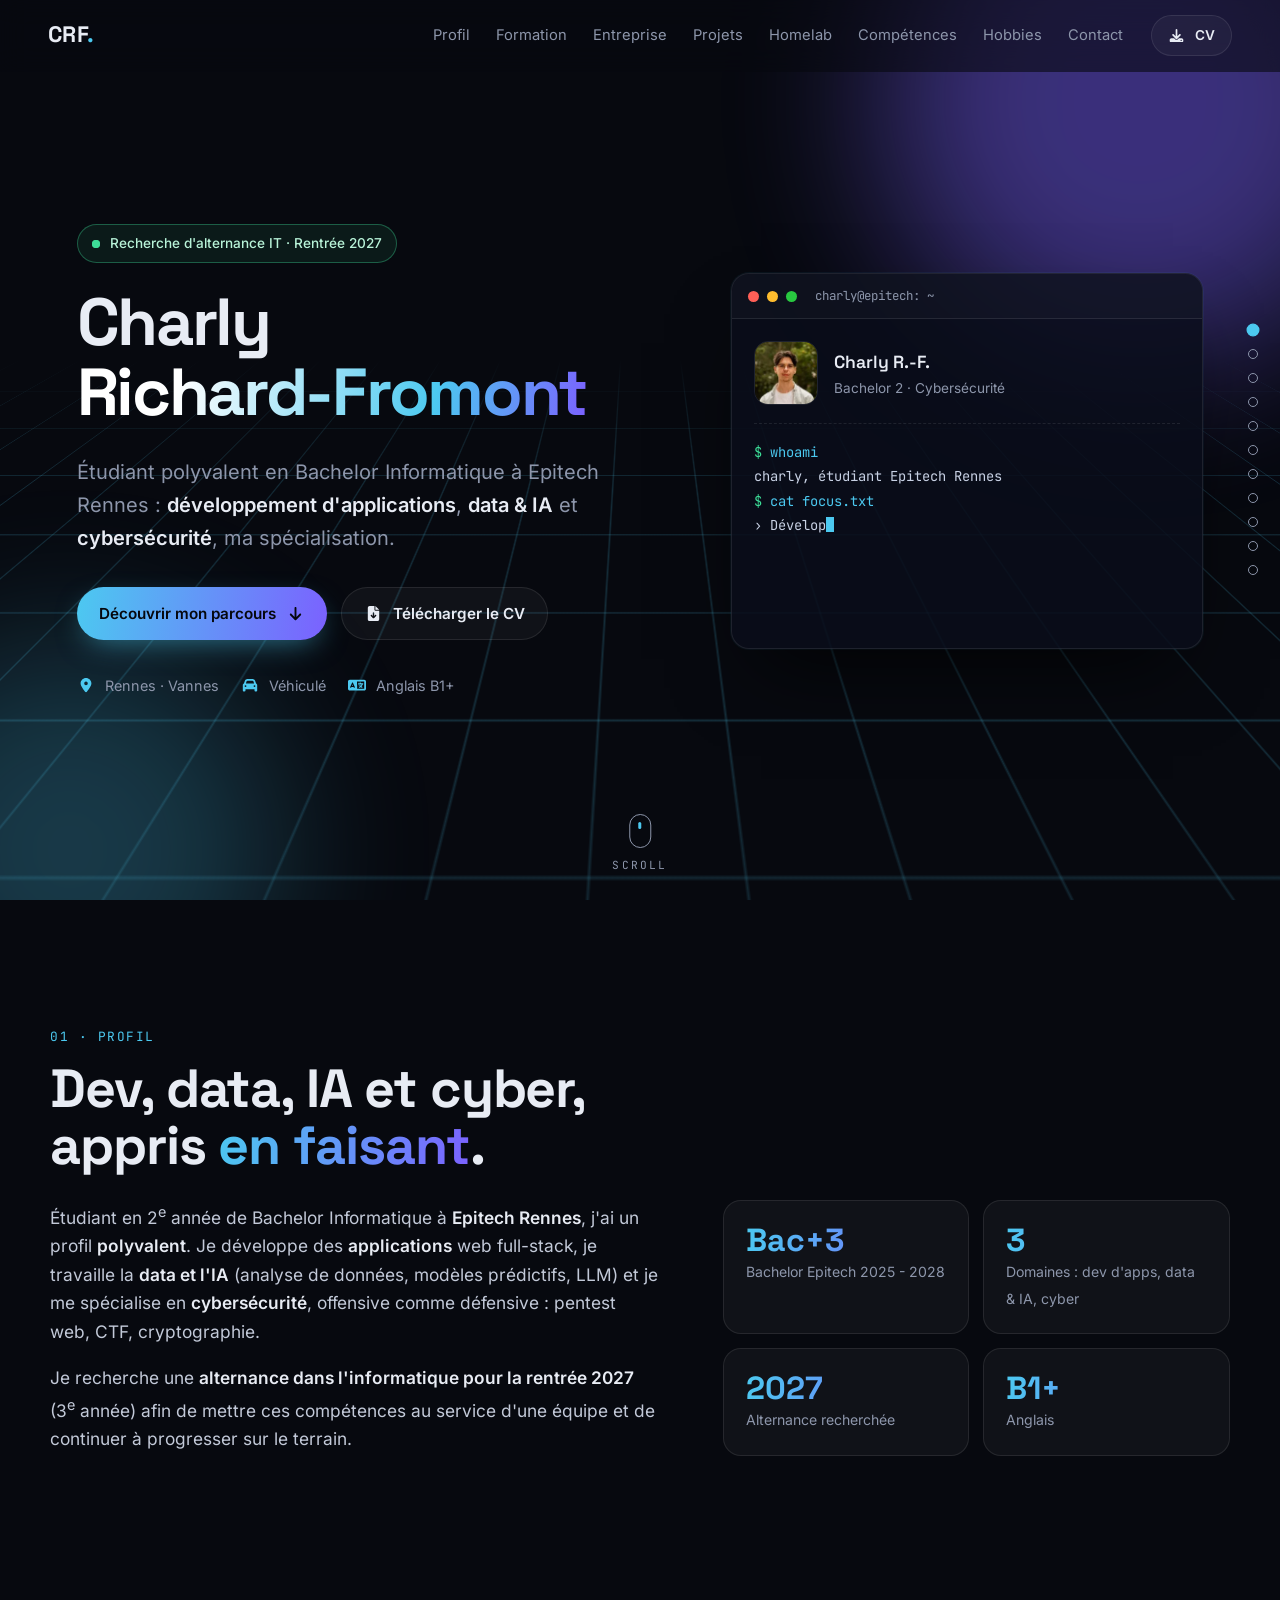
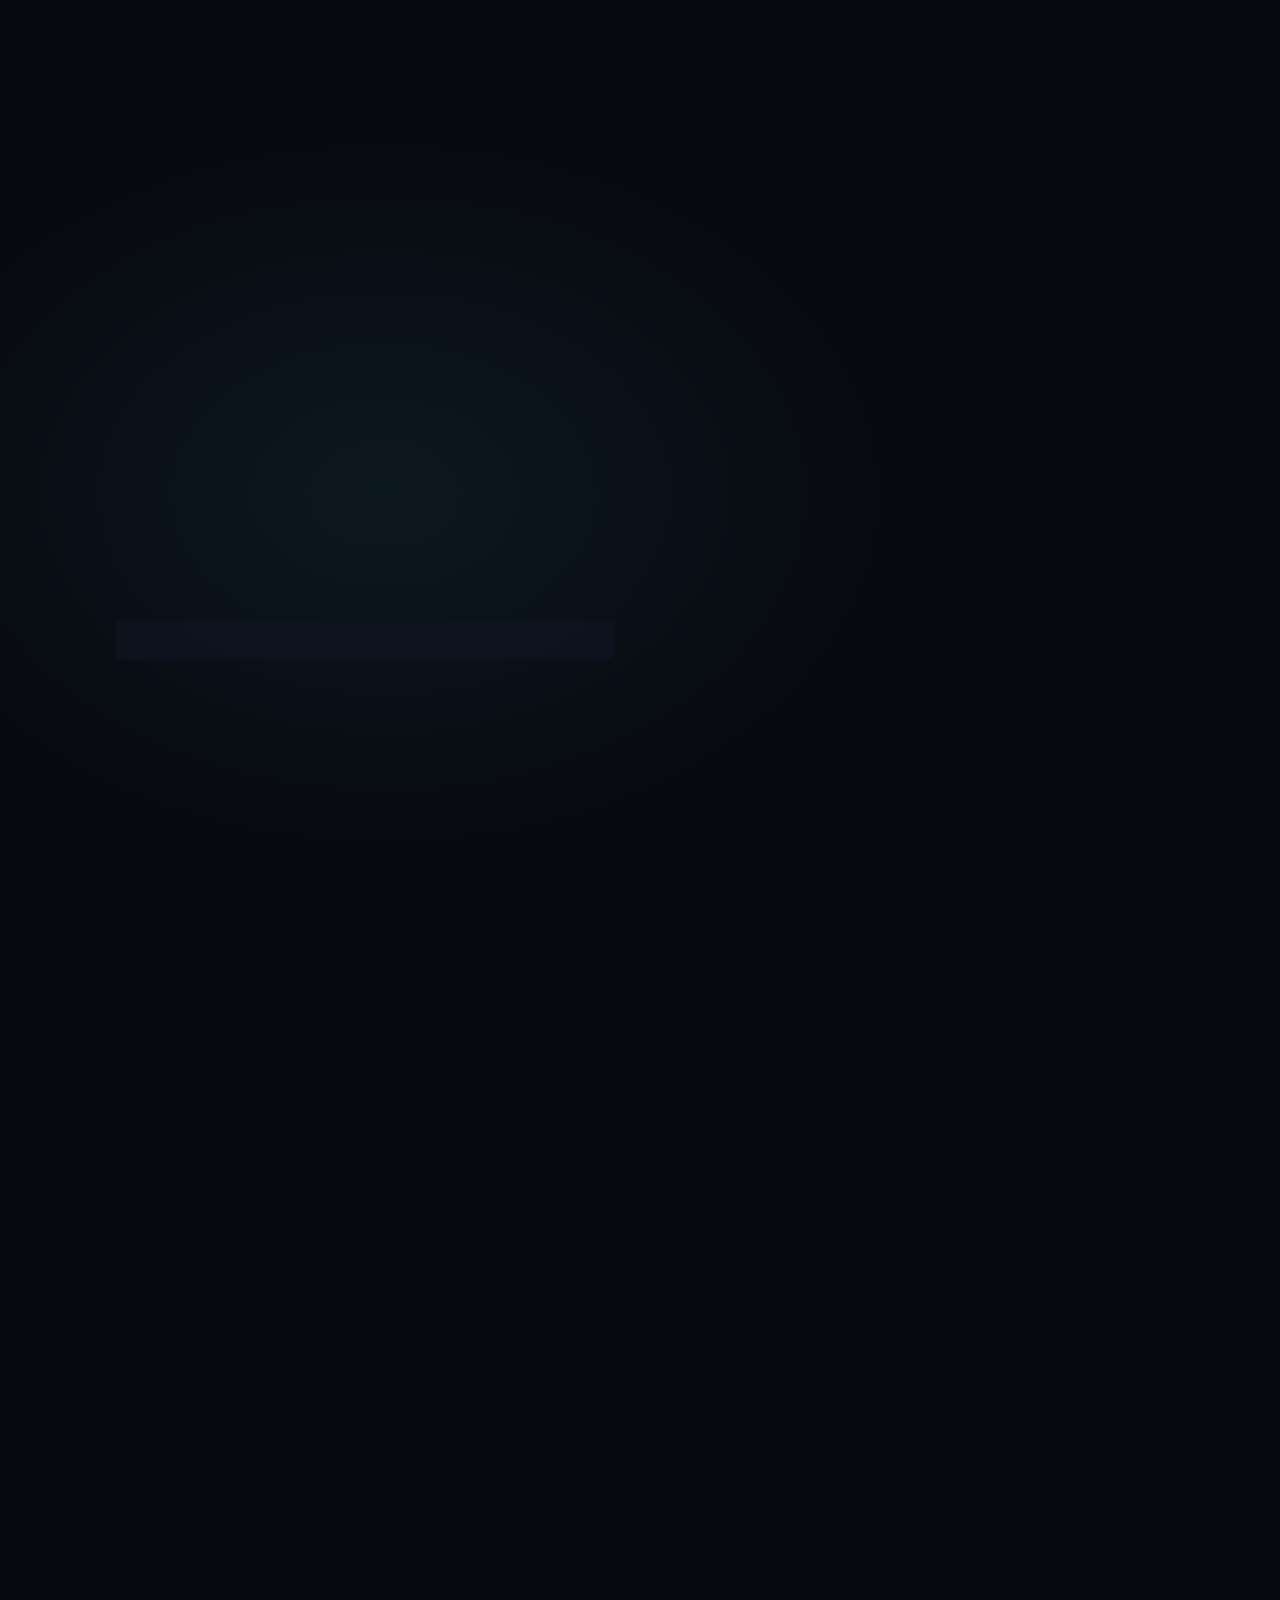
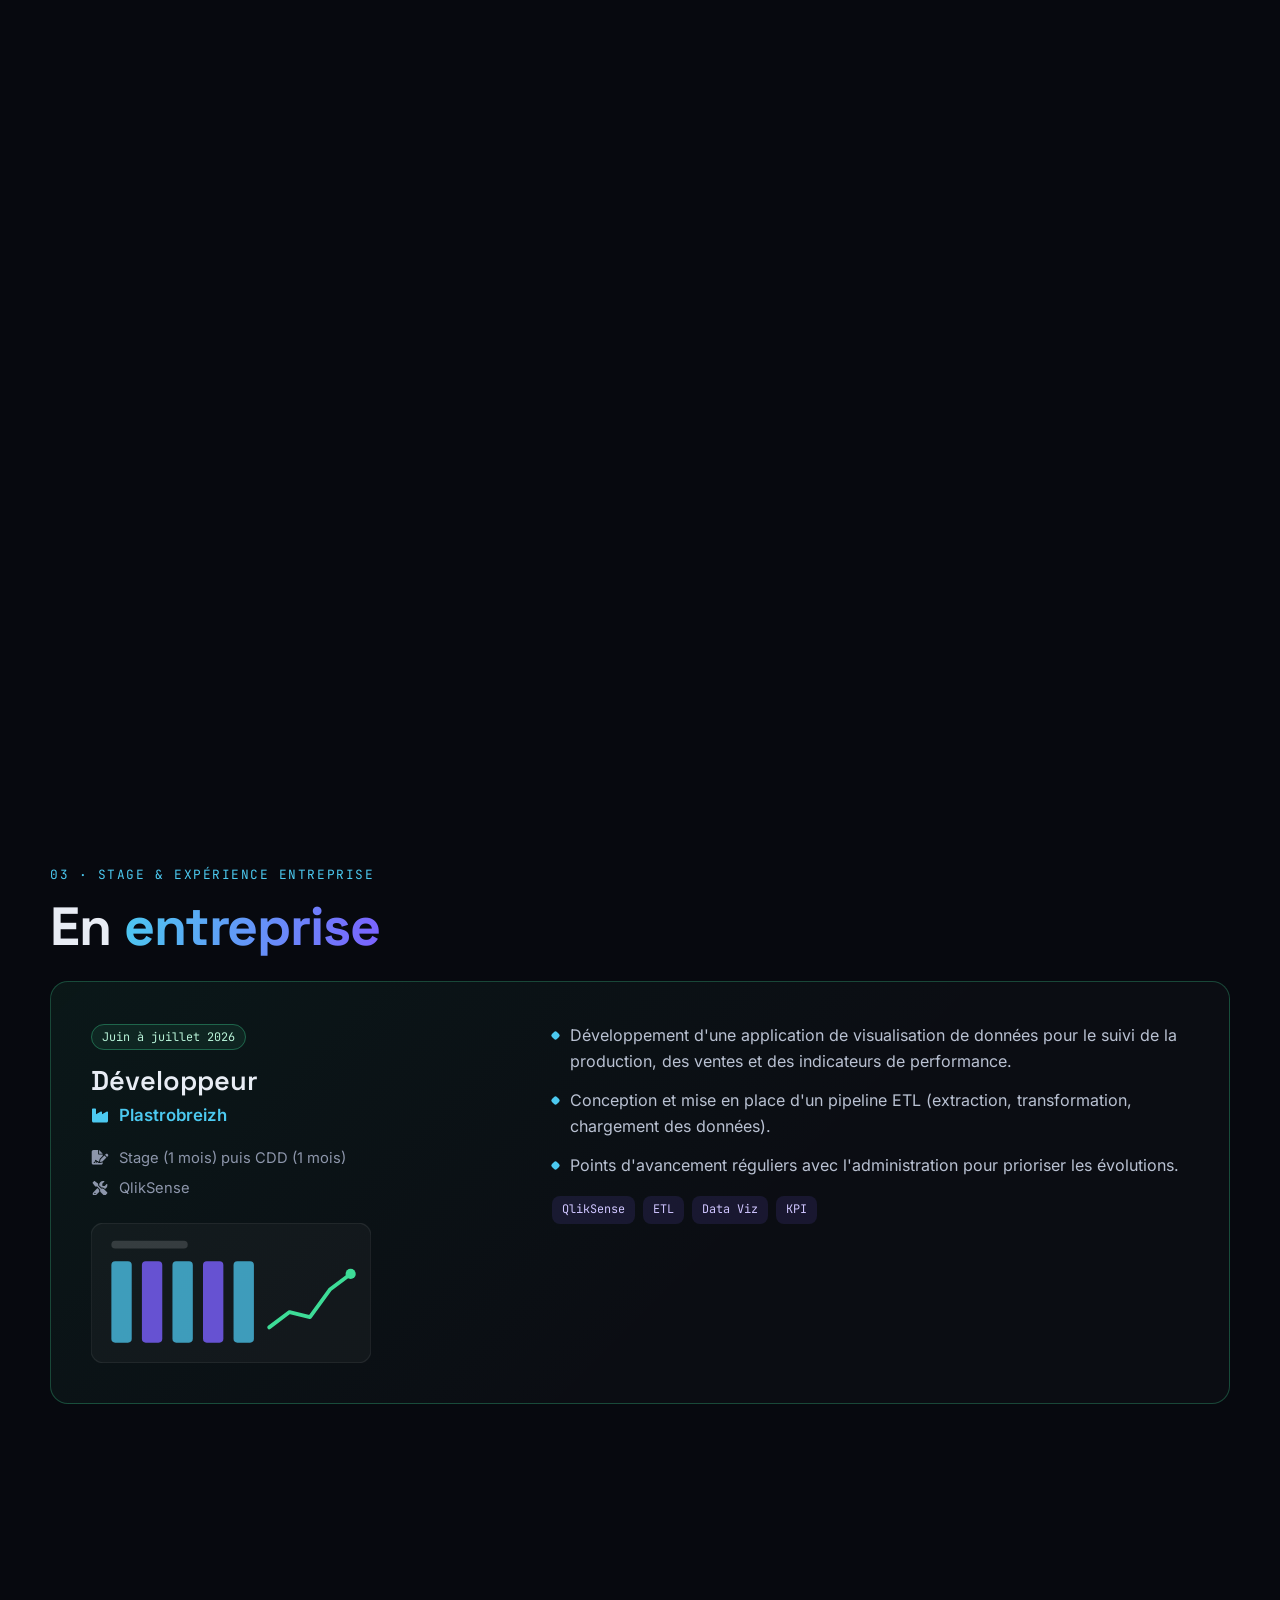
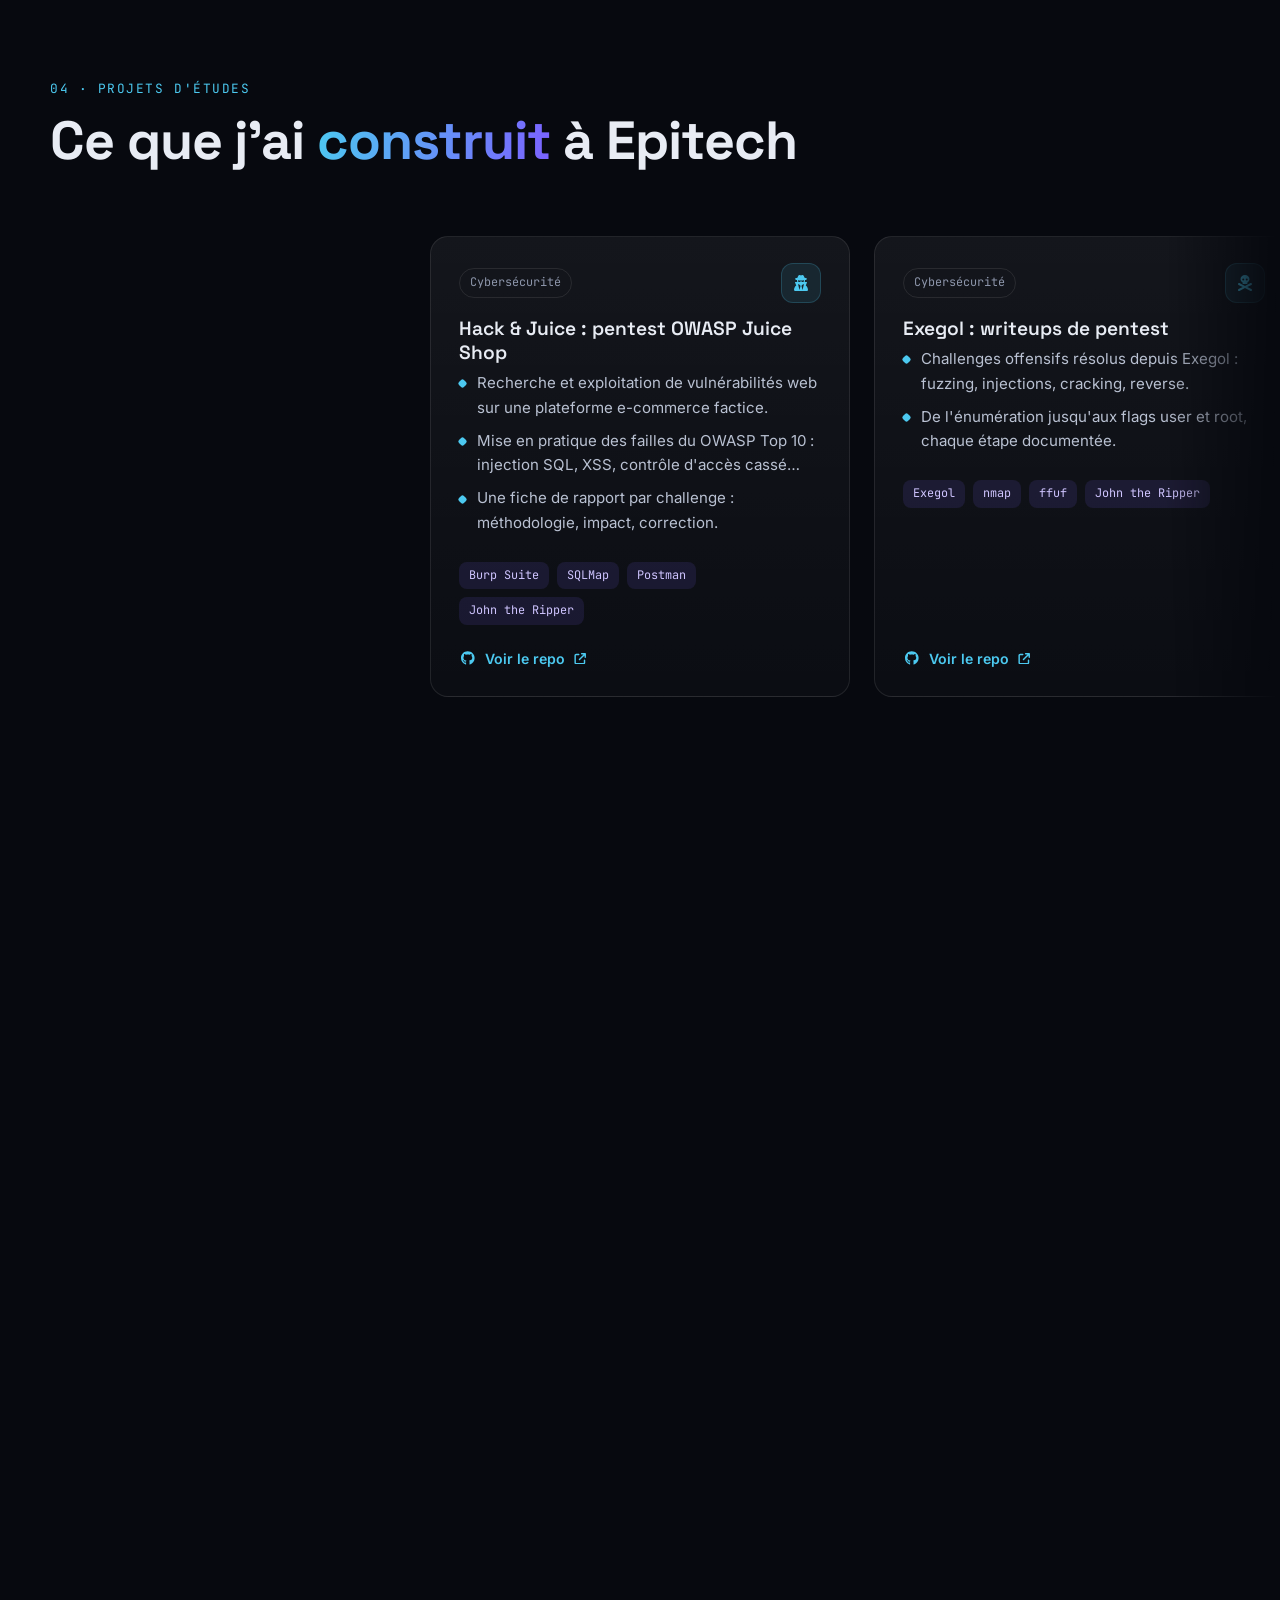
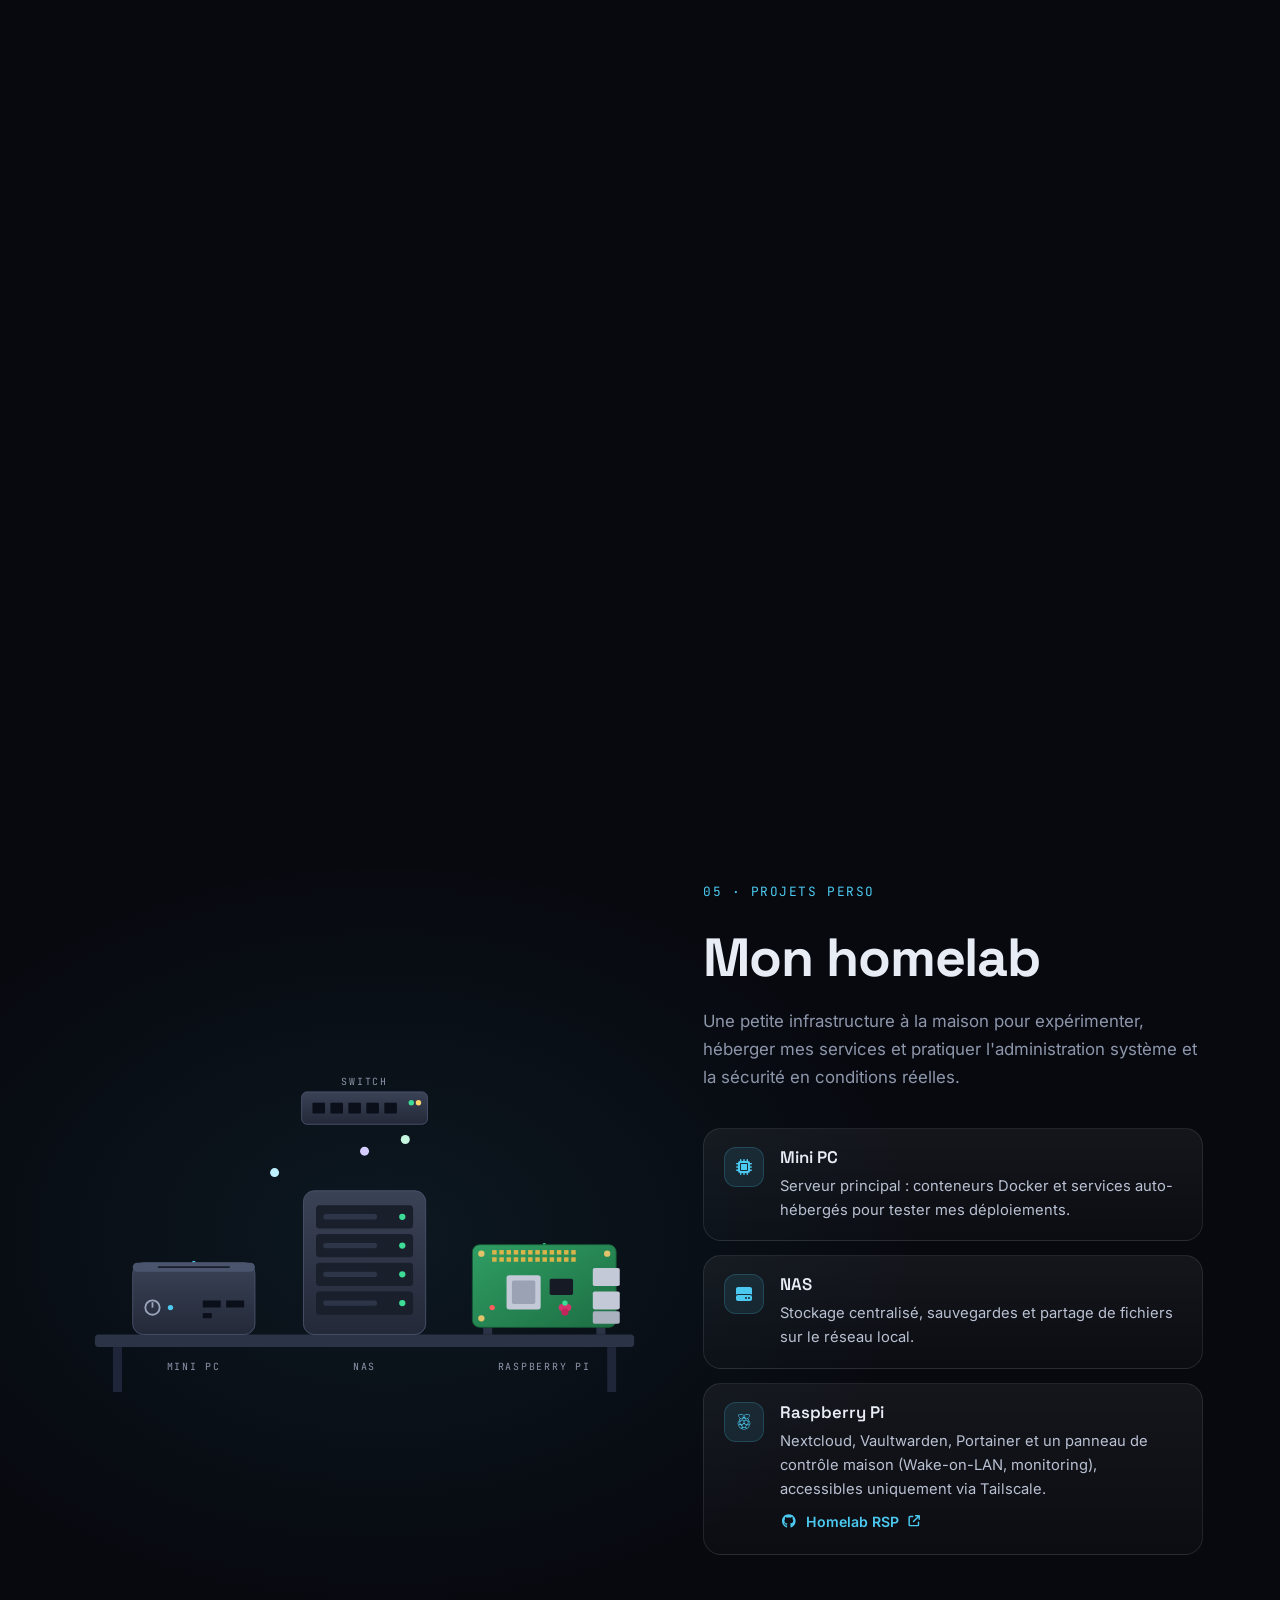
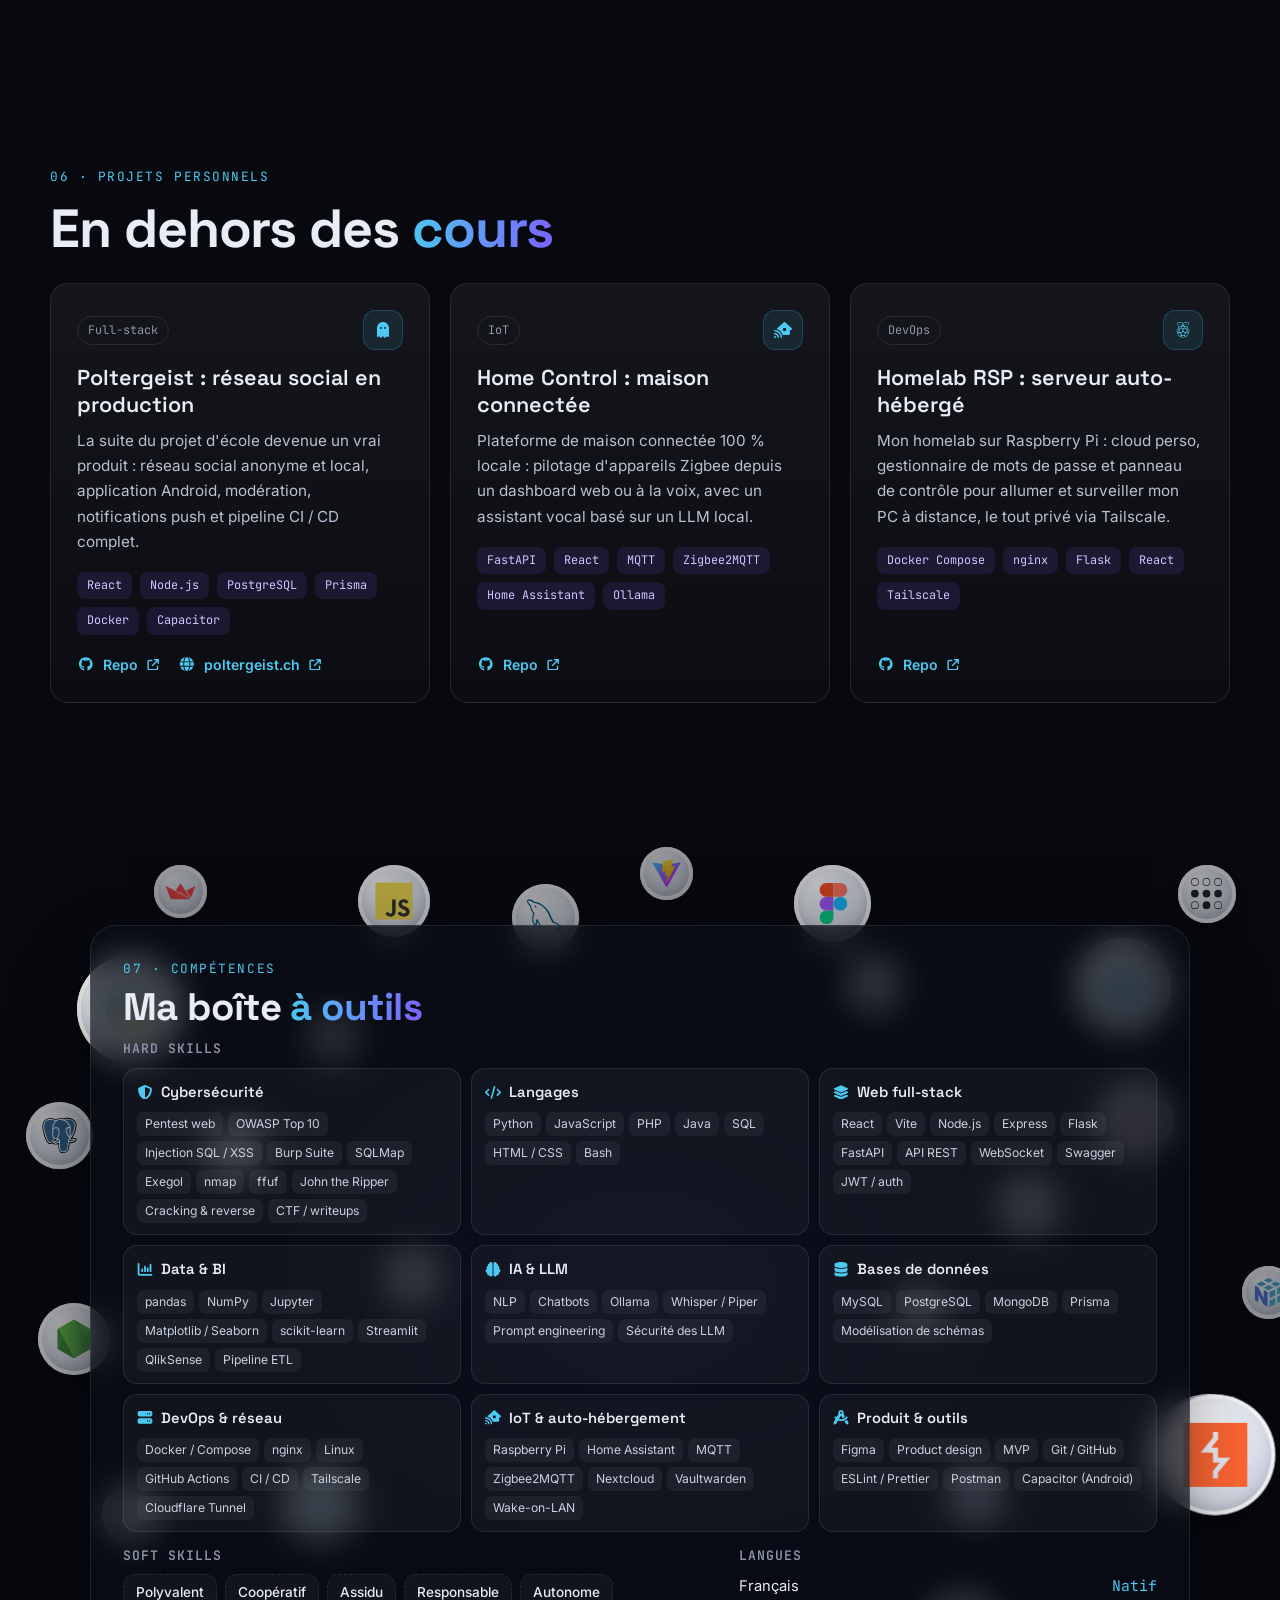
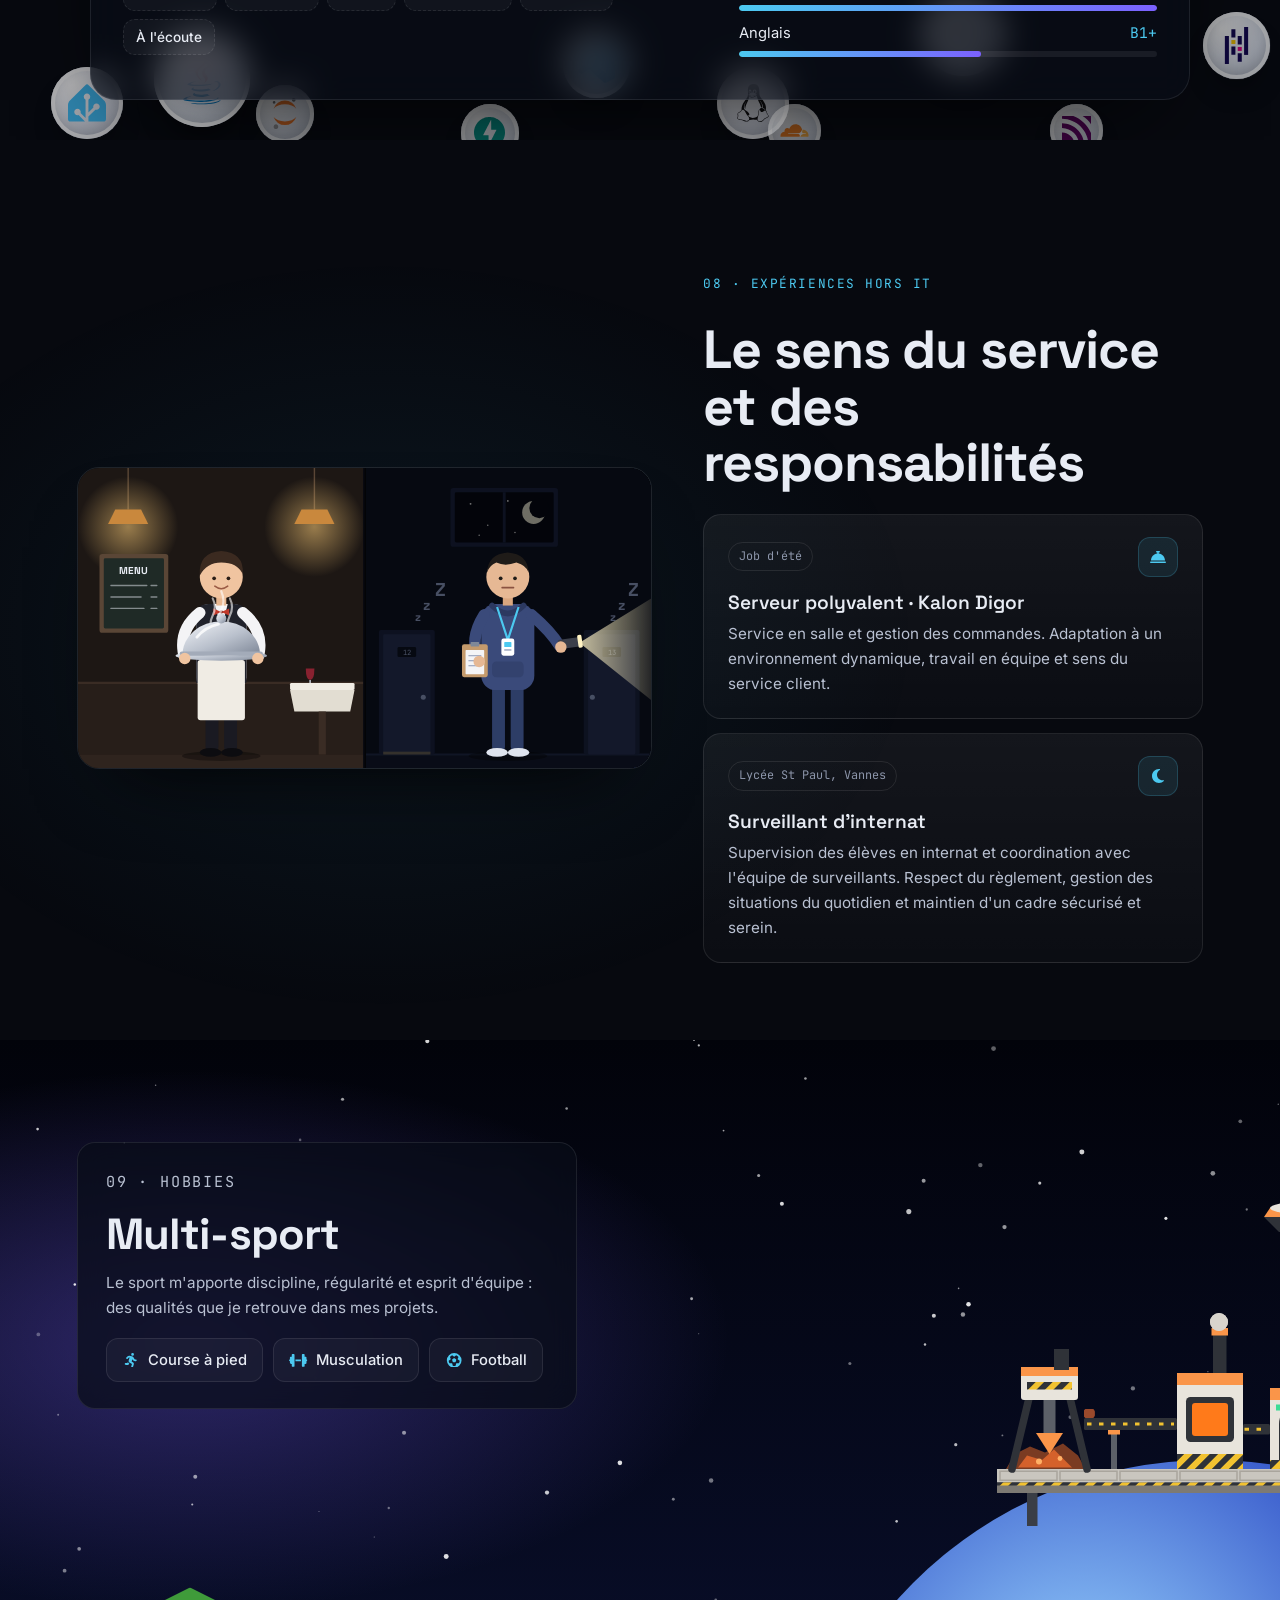
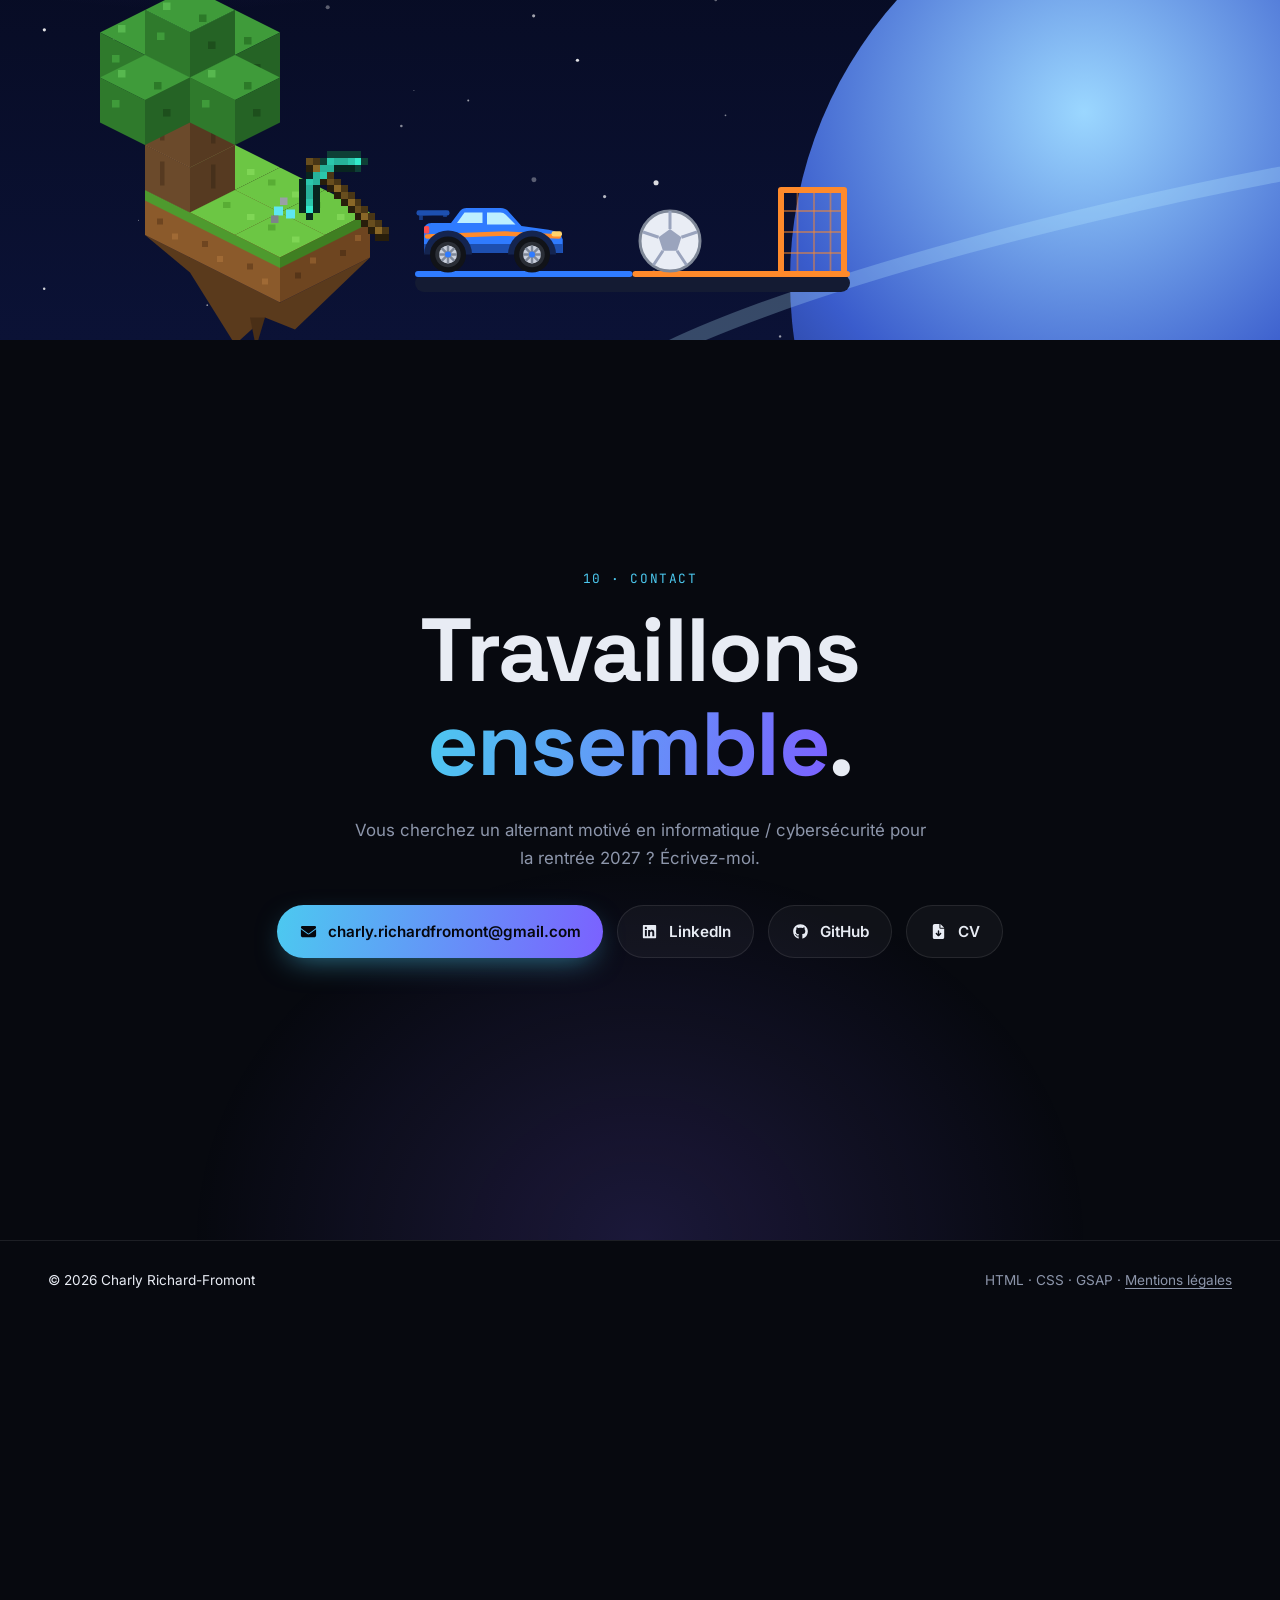
<file: index.html>
<!DOCTYPE html>
<html lang="fr">
<head>
    <meta charset="UTF-8">
    <meta name="viewport" content="width=device-width, initial-scale=1.0">
    <title>Charly Richard-Fromont · Portfolio</title>
    <meta name="description" content="Portfolio de Charly Richard-Fromont, étudiant polyvalent en Bachelor Informatique à Epitech Rennes : développement d'applications, data et IA, cybersécurité. Recherche d'alternance en IT pour la rentrée 2027.">
    <meta name="theme-color" content="#07090f">
    <link rel="icon" href="favicon.ico" sizes="48x48">
    <link rel="icon" type="image/png" sizes="192x192" href="icon-192.png">
    <link rel="apple-touch-icon" href="apple-touch-icon.png">
    <meta name="author" content="Charly Richard-Fromont">
    <link rel="canonical" href="https://charly.richard-fromont.fr/">

    <meta property="og:type" content="profile">
    <meta property="og:title" content="Charly Richard-Fromont · Portfolio">
    <meta property="og:description" content="Étudiant en Bachelor Informatique, spécialisation Cybersécurité à Epitech Rennes. Recherche d'alternance en IT pour la rentrée 2027.">
    <meta property="og:url" content="https://charly.richard-fromont.fr/">
    <meta property="og:image" content="https://charly.richard-fromont.fr/crf.webp">
    <meta property="og:locale" content="fr_FR">
    <meta property="og:site_name" content="Portfolio Charly RF">
    <meta property="profile:first_name" content="Charly">
    <meta property="profile:last_name" content="Richard-Fromont">
    <meta name="twitter:card" content="summary">

    <script type="application/ld+json">
    {
        "@context": "https://schema.org",
        "@type": "WebSite",
        "name": "Portfolio Charly RF",
        "alternateName": ["Charly Richard-Fromont", "CRF"],
        "url": "https://charly.richard-fromont.fr/"
    }
    </script>
    <script type="application/ld+json">
    {
        "@context": "https://schema.org",
        "@type": "Person",
        "name": "Charly Richard-Fromont",
        "givenName": "Charly",
        "familyName": "Richard-Fromont",
        "url": "https://charly.richard-fromont.fr/",
        "image": "https://charly.richard-fromont.fr/crf.webp",
        "jobTitle": "Étudiant en Bachelor Informatique : développement d'applications, data et IA, cybersécurité",
        "email": "mailto:charly.richardfromont@gmail.com",
        "address": { "@type": "PostalAddress", "addressLocality": "Rennes", "addressCountry": "FR" },
        "alumniOf": { "@type": "CollegeOrUniversity", "name": "Epitech Rennes" },
        "knowsAbout": ["Développement d'applications", "Data", "Intelligence artificielle", "Cybersécurité", "Pentest", "Python", "PHP", "React", "Node.js", "Docker"],
        "sameAs": [
            "https://www.linkedin.com/in/charly-richard-fromont-b95b0a2b6",
            "https://github.com/charly-2025"
        ]
    }
    </script>

    <!-- Restauration du scroll gérée par le site (évite les sauts au rechargement) -->
    <script>
        history.scrollRestoration = 'manual';
        try {
            var y = +sessionStorage.getItem('scrollY');
            if (y > 0 && !location.hash) document.documentElement.classList.add('restoring');
        } catch (e) {}
    </script>

    <link rel="preload" href="assets/fonts/inter.woff2" as="font" type="font/woff2" crossorigin>
    <link rel="preload" href="assets/fonts/space-grotesk.woff2" as="font" type="font/woff2" crossorigin>
    <link rel="preload" href="assets/fonts/jetbrains-mono.woff2" as="font" type="font/woff2" crossorigin>
    <link rel="stylesheet" href="style/index.css?v=202610271546">
</head>

<body>
    <svg xmlns="http://www.w3.org/2000/svg" style="display:none" aria-hidden="true">
        <symbol id="i-github" viewBox="0 0 496 512"><path d="M165.9 397.4c0 2-2.3 3.6-5.2 3.6-3.3.3-5.6-1.3-5.6-3.6 0-2 2.3-3.6 5.2-3.6 3-.3 5.6 1.3 5.6 3.6zm-31.1-4.5c-.7 2 1.3 4.3 4.3 4.9 2.6 1 5.6 0 6.2-2s-1.3-4.3-4.3-5.2c-2.6-.7-5.5.3-6.2 2.3zm44.2-1.7c-2.9.7-4.9 2.6-4.6 4.9.3 2 2.9 3.3 5.9 2.6 2.9-.7 4.9-2.6 4.6-4.6-.3-1.9-3-3.2-5.9-2.9zM244.8 8C106.1 8 0 113.3 0 252c0 110.9 69.8 205.8 169.5 239.2 12.8 2.3 17.3-5.6 17.3-12.1 0-6.2-.3-40.4-.3-61.4 0 0-70 15-84.7-29.8 0 0-11.4-29.1-27.8-36.6 0 0-22.9-15.7 1.6-15.4 0 0 24.9 2 38.6 25.8 21.9 38.6 58.6 27.5 72.9 20.9 2.3-16 8.8-27.1 16-33.7-55.9-6.2-112.3-14.3-112.3-110.5 0-27.5 7.6-41.3 23.6-58.9-2.6-6.5-11.1-33.3 2.6-67.9 20.9-6.5 69 27 69 27 20-5.6 41.5-8.5 62.8-8.5s42.8 2.9 62.8 8.5c0 0 48.1-33.6 69-27 13.7 34.7 5.2 61.4 2.6 67.9 16 17.7 25.8 31.5 25.8 58.9 0 96.5-58.9 104.2-114.8 110.5 9.2 7.9 17 22.9 17 46.4 0 33.7-.3 75.4-.3 83.6 0 6.5 4.6 14.4 17.3 12.1C428.2 457.8 496 362.9 496 252 496 113.3 383.5 8 244.8 8zM97.2 352.9c-1.3 1-1 3.3.7 5.2 1.6 1.6 3.9 2.3 5.2 1 1.3-1 1-3.3-.7-5.2-1.6-1.6-3.9-2.3-5.2-1zm-10.8-8.1c-.7 1.3.3 2.9 2.3 3.9 1.6 1 3.6.7 4.3-.7.7-1.3-.3-2.9-2.3-3.9-2-.6-3.6-.3-4.3.7zm32.4 35.6c-1.6 1.3-1 4.3 1.3 6.2 2.3 2.3 5.2 2.6 6.5 1 1.3-1.3.7-4.3-1.3-6.2-2.2-2.3-5.2-2.6-6.5-1zm-11.4-14.7c-1.6 1-1.6 3.6 0 5.9 1.6 2.3 4.3 3.3 5.6 2.3 1.6-1.3 1.6-3.9 0-6.2-1.4-2.3-4-3.3-5.6-2z"/></symbol>
        <symbol id="i-linkedin" viewBox="0 0 448 512"><path d="M416 32H31.9C14.3 32 0 46.5 0 64.3v383.4C0 465.5 14.3 480 31.9 480H416c17.6 0 32-14.5 32-32.3V64.3c0-17.8-14.4-32.3-32-32.3zM135.4 416H69V202.2h66.5V416zm-33.2-243c-21.3 0-38.5-17.3-38.5-38.5S80.9 96 102.2 96c21.2 0 38.5 17.3 38.5 38.5 0 21.3-17.2 38.5-38.5 38.5zm282.1 243h-66.4V312c0-24.8-.5-56.7-34.5-56.7-34.6 0-39.9 27-39.9 54.9V416h-66.4V202.2h63.7v29.2h.9c8.9-16.8 30.6-34.5 62.9-34.5 67.2 0 79.7 44.3 79.7 101.9V416z"/></symbol>
        <symbol id="i-raspberry-pi" viewBox="0 0 407 512"><path d="M372 232.5l-3.7-6.5c.1-46.4-21.4-65.3-46.5-79.7 7.6-2 15.4-3.6 17.6-13.2 13.1-3.3 15.8-9.4 17.1-15.8 3.4-2.3 14.8-8.7 13.6-19.7 6.4-4.4 10-10.1 8.1-18.1 6.9-7.5 8.7-13.7 5.8-19.4 8.3-10.3 4.6-15.6 1.1-20.9 6.2-11.2.7-23.2-16.6-21.2-6.9-10.1-21.9-7.8-24.2-7.8-2.6-3.2-6-6-16.5-4.7-6.8-6.1-14.4-5-22.3-2.1-9.3-7.3-15.5-1.4-22.6.8C271.6.6 269 5.5 263.5 7.6c-12.3-2.6-16.1 3-22 8.9l-6.9-.1c-18.6 10.8-27.8 32.8-31.1 44.1-3.3-11.3-12.5-33.3-31.1-44.1l-6.9.1c-5.9-5.9-9.7-11.5-22-8.9-5.6-2-8.1-7-19.4-3.4-4.6-1.4-8.9-4.4-13.9-4.3-2.6.1-5.5 1-8.7 3.5-7.9-3-15.5-4-22.3 2.1-10.5-1.3-14 1.4-16.5 4.7-2.3 0-17.3-2.3-24.2 7.8C21.2 16 15.8 28 22 39.2c-3.5 5.4-7.2 10.7 1.1 20.9-2.9 5.7-1.1 11.9 5.8 19.4-1.8 8 1.8 13.7 8.1 18.1-1.2 11 10.2 17.4 13.6 19.7 1.3 6.4 4 12.4 17.1 15.8 2.2 9.5 10 11.2 17.6 13.2-25.1 14.4-46.6 33.3-46.5 79.7l-3.7 6.5c-28.8 17.2-54.7 72.7-14.2 117.7 2.6 14.1 7.1 24.2 11 35.4 5.9 45.2 44.5 66.3 54.6 68.8 14.9 11.2 30.8 21.8 52.2 29.2C159 504.2 181 512 203 512h1c22.1 0 44-7.8 64.2-28.4 21.5-7.4 37.3-18 52.2-29.2 10.2-2.5 48.7-23.6 54.6-68.8 3.9-11.2 8.4-21.3 11-35.4 40.6-45.1 14.7-100.5-14-117.7zm-22.2-8c-1.5 18.7-98.9-65.1-82.1-67.9 45.7-7.5 83.6 19.2 82.1 67.9zm-43 93.1c-24.5 15.8-59.8 5.6-78.8-22.8s-14.6-64.2 9.9-80c24.5-15.8 59.8-5.6 78.8 22.8s14.6 64.2-9.9 80zM238.9 29.3c.8 4.2 1.8 6.8 2.9 7.6 5.4-5.8 9.8-11.7 16.8-17.3 0 3.3-1.7 6.8 2.5 9.4 3.7-5 8.8-9.5 15.5-13.3-3.2 5.6-.6 7.3 1.2 9.6 5.1-4.4 10-8.8 19.4-12.3-2.6 3.1-6.2 6.2-2.4 9.8 5.3-3.3 10.6-6.6 23.1-8.9-2.8 3.1-8.7 6.3-5.1 9.4 6.6-2.5 14-4.4 22.1-5.4-3.9 3.2-7.1 6.3-3.9 8.8 7.1-2.2 16.9-5.1 26.4-2.6l-6 6.1c-.7.8 14.1.6 23.9.8-3.6 5-7.2 9.7-9.3 18.2 1 1 5.8.4 10.4 0-4.7 9.9-12.8 12.3-14.7 16.6 2.9 2.2 6.8 1.6 11.2.1-3.4 6.9-10.4 11.7-16 17.3 1.4 1 3.9 1.6 9.7.9-5.2 5.5-11.4 10.5-18.8 15 1.3 1.5 5.8 1.5 10 1.6-6.7 6.5-15.3 9.9-23.4 14.2 4 2.7 6.9 2.1 10 2.1-5.7 4.7-15.4 7.1-24.4 10 1.7 2.7 3.4 3.4 7.1 4.1-9.5 5.3-23.2 2.9-27 5.6.9 2.7 3.6 4.4 6.7 5.8-15.4.9-57.3-.6-65.4-32.3 15.7-17.3 44.4-37.5 93.7-62.6-38.4 12.8-73 30-102 53.5-34.3-15.9-10.8-55.9 5.8-71.8zm-34.4 114.6c24.2-.3 54.1 17.8 54 34.7-.1 15-21 27.1-53.8 26.9-32.1-.4-53.7-15.2-53.6-29.8 0-11.9 26.2-32.5 53.4-31.8zm-123-12.8c3.7-.7 5.4-1.5 7.1-4.1-9-2.8-18.7-5.3-24.4-10 3.1 0 6 .7 10-2.1-8.1-4.3-16.7-7.7-23.4-14.2 4.2-.1 8.7 0 10-1.6-7.4-4.5-13.6-9.5-18.8-15 5.8.7 8.3.1 9.7-.9-5.6-5.6-12.7-10.4-16-17.3 4.3 1.5 8.3 2 11.2-.1-1.9-4.2-10-6.7-14.7-16.6 4.6.4 9.4 1 10.4 0-2.1-8.5-5.8-13.3-9.3-18.2 9.8-.1 24.6 0 23.9-.8l-6-6.1c9.5-2.5 19.3.4 26.4 2.6 3.2-2.5-.1-5.6-3.9-8.8 8.1 1.1 15.4 2.9 22.1 5.4 3.5-3.1-2.3-6.3-5.1-9.4 12.5 2.3 17.8 5.6 23.1 8.9 3.8-3.6.2-6.7-2.4-9.8 9.4 3.4 14.3 7.9 19.4 12.3 1.7-2.3 4.4-4 1.2-9.6 6.7 3.8 11.8 8.3 15.5 13.3 4.1-2.6 2.5-6.2 2.5-9.4 7 5.6 11.4 11.5 16.8 17.3 1.1-.8 2-3.4 2.9-7.6 16.6 15.9 40.1 55.9 6 71.8-29-23.5-63.6-40.7-102-53.5 49.3 25 78 45.3 93.7 62.6-8 31.8-50 33.2-65.4 32.3 3.1-1.4 5.8-3.2 6.7-5.8-4-2.8-17.6-.4-27.2-5.6zm60.1 24.1c16.8 2.8-80.6 86.5-82.1 67.9-1.5-48.7 36.5-75.5 82.1-67.9zM38.2 342c-23.7-18.8-31.3-73.7 12.6-98.3 26.5-7 9 107.8-12.6 98.3zm91 98.2c-13.3 7.9-45.8 4.7-68.8-27.9-15.5-27.4-13.5-55.2-2.6-63.4 16.3-9.8 41.5 3.4 60.9 25.6 16.9 20 24.6 55.3 10.5 65.7zm-26.4-119.7c-24.5-15.8-28.9-51.6-9.9-80s54.3-38.6 78.8-22.8 28.9 51.6 9.9 80c-19.1 28.4-54.4 38.6-78.8 22.8zM205 496c-29.4 1.2-58.2-23.7-57.8-32.3-.4-12.7 35.8-22.6 59.3-22 23.7-1 55.6 7.5 55.7 18.9.5 11-28.8 35.9-57.2 35.4zm58.9-124.9c.2 29.7-26.2 53.8-58.8 54-32.6.2-59.2-23.8-59.4-53.4v-.6c-.2-29.7 26.2-53.8 58.8-54 32.6-.2 59.2 23.8 59.4 53.4v.6zm82.2 42.7c-25.3 34.6-59.6 35.9-72.3 26.3-13.3-12.4-3.2-50.9 15.1-72 20.9-23.3 43.3-38.5 58.9-26.6 10.5 10.3 16.7 49.1-1.7 72.3zm22.9-73.2c-21.5 9.4-39-105.3-12.6-98.3 43.9 24.7 36.3 79.6 12.6 98.3z"/></symbol>
        <symbol id="i-arrow-down" viewBox="0 0 384 512"><path d="M169.4 470.6c12.5 12.5 32.8 12.5 45.3 0l160-160c12.5-12.5 12.5-32.8 0-45.3s-32.8-12.5-45.3 0L224 370.8 224 64c0-17.7-14.3-32-32-32s-32 14.3-32 32l0 306.7L54.6 265.4c-12.5-12.5-32.8-12.5-45.3 0s-12.5 32.8 0 45.3l160 160z"/></symbol>
        <symbol id="i-arrow-up-right-from-square" viewBox="0 0 512 512"><path d="M320 0c-17.7 0-32 14.3-32 32s14.3 32 32 32h82.7L201.4 265.4c-12.5 12.5-12.5 32.8 0 45.3s32.8 12.5 45.3 0L448 109.3V192c0 17.7 14.3 32 32 32s32-14.3 32-32V32c0-17.7-14.3-32-32-32H320zM80 32C35.8 32 0 67.8 0 112V432c0 44.2 35.8 80 80 80H400c44.2 0 80-35.8 80-80V320c0-17.7-14.3-32-32-32s-32 14.3-32 32V432c0 8.8-7.2 16-16 16H80c-8.8 0-16-7.2-16-16V112c0-8.8 7.2-16 16-16H192c17.7 0 32-14.3 32-32s-14.3-32-32-32H80z"/></symbol>
        <symbol id="i-basket-shopping" viewBox="0 0 576 512"><path d="M253.3 35.1c6.1-11.8 1.5-26.3-10.2-32.4s-26.3-1.5-32.4 10.2L117.6 192H32c-17.7 0-32 14.3-32 32s14.3 32 32 32L83.9 463.5C91 492 116.6 512 146 512H430c29.4 0 55-20 62.1-48.5L544 256c17.7 0 32-14.3 32-32s-14.3-32-32-32H458.4L365.3 12.9C359.2 1.2 344.7-3.4 332.9 2.7s-16.3 20.6-10.2 32.4L404.3 192H171.7L253.3 35.1zM192 304v96c0 8.8-7.2 16-16 16s-16-7.2-16-16V304c0-8.8 7.2-16 16-16s16 7.2 16 16zm96-16c8.8 0 16 7.2 16 16v96c0 8.8-7.2 16-16 16s-16-7.2-16-16V304c0-8.8 7.2-16 16-16zm128 16v96c0 8.8-7.2 16-16 16s-16-7.2-16-16V304c0-8.8 7.2-16 16-16s16 7.2 16 16z"/></symbol>
        <symbol id="i-bell-concierge" viewBox="0 0 512 512"><path d="M216 64c-13.3 0-24 10.7-24 24s10.7 24 24 24h16v33.3C119.6 157.2 32 252.4 32 368H480c0-115.6-87.6-210.8-200-222.7V112h16c13.3 0 24-10.7 24-24s-10.7-24-24-24H256 216zM24 400c-13.3 0-24 10.7-24 24s10.7 24 24 24H488c13.3 0 24-10.7 24-24s-10.7-24-24-24H24z"/></symbol>
        <symbol id="i-book-open" viewBox="0 0 576 512"><path d="M249.6 471.5c10.8 3.8 22.4-4.1 22.4-15.5V78.6c0-4.2-1.6-8.4-5-11C247.4 52 202.4 32 144 32C93.5 32 46.3 45.3 18.1 56.1C6.8 60.5 0 71.7 0 83.8V454.1c0 11.9 12.8 20.2 24.1 16.5C55.6 460.1 105.5 448 144 448c33.9 0 79 14 105.6 23.5zm76.8 0C353 462 398.1 448 432 448c38.5 0 88.4 12.1 119.9 22.6c11.3 3.8 24.1-4.6 24.1-16.5V83.8c0-12.1-6.8-23.3-18.1-27.6C529.7 45.3 482.5 32 432 32c-58.4 0-103.4 20-123 35.6c-3.3 2.6-5 6.8-5 11V456c0 11.4 11.7 19.3 22.4 15.5z"/></symbol>
        <symbol id="i-brain" viewBox="0 0 512 512"><path d="M184 0c30.9 0 56 25.1 56 56V456c0 30.9-25.1 56-56 56c-28.9 0-52.7-21.9-55.7-50.1c-5.2 1.4-10.7 2.1-16.3 2.1c-35.3 0-64-28.7-64-64c0-7.4 1.3-14.6 3.6-21.2C21.4 367.4 0 338.2 0 304c0-31.9 18.7-59.5 45.8-72.3C37.1 220.8 32 207 32 192c0-30.7 21.6-56.3 50.4-62.6C80.8 123.9 80 118 80 112c0-29.9 20.6-55.1 48.3-62.1C131.3 21.9 155.1 0 184 0zM328 0c28.9 0 52.6 21.9 55.7 49.9c27.8 7 48.3 32.1 48.3 62.1c0 6-.8 11.9-2.4 17.4c28.8 6.2 50.4 31.9 50.4 62.6c0 15-5.1 28.8-13.8 39.7C493.3 244.5 512 272.1 512 304c0 34.2-21.4 63.4-51.6 74.8c2.3 6.6 3.6 13.8 3.6 21.2c0 35.3-28.7 64-64 64c-5.6 0-11.1-.7-16.3-2.1c-3 28.2-26.8 50.1-55.7 50.1c-30.9 0-56-25.1-56-56V56c0-30.9 25.1-56 56-56z"/></symbol>
        <symbol id="i-briefcase" viewBox="0 0 512 512"><path d="M184 48H328c4.4 0 8 3.6 8 8V96H176V56c0-4.4 3.6-8 8-8zm-56 8V96H64C28.7 96 0 124.7 0 160v96H192 320 512V160c0-35.3-28.7-64-64-64H384V56c0-30.9-25.1-56-56-56H184c-30.9 0-56 25.1-56 56zM512 288H320v32c0 17.7-14.3 32-32 32H224c-17.7 0-32-14.3-32-32V288H0V416c0 35.3 28.7 64 64 64H448c35.3 0 64-28.7 64-64V288z"/></symbol>
        <symbol id="i-car" viewBox="0 0 512 512"><path d="M135.2 117.4L109.1 192H402.9l-26.1-74.6C372.3 104.6 360.2 96 346.6 96H165.4c-13.6 0-25.7 8.6-30.2 21.4zM39.6 196.8L74.8 96.3C88.3 57.8 124.6 32 165.4 32H346.6c40.8 0 77.1 25.8 90.6 64.3l35.2 100.5c23.2 9.6 39.6 32.5 39.6 59.2V400v48c0 17.7-14.3 32-32 32H448c-17.7 0-32-14.3-32-32V400H96v48c0 17.7-14.3 32-32 32H32c-17.7 0-32-14.3-32-32V400 256c0-26.7 16.4-49.6 39.6-59.2zM128 288a32 32 0 1 0 -64 0 32 32 0 1 0 64 0zm288 32a32 32 0 1 0 0-64 32 32 0 1 0 0 64z"/></symbol>
        <symbol id="i-chart-column" viewBox="0 0 512 512"><path d="M32 32c17.7 0 32 14.3 32 32V400c0 8.8 7.2 16 16 16H480c17.7 0 32 14.3 32 32s-14.3 32-32 32H80c-44.2 0-80-35.8-80-80V64C0 46.3 14.3 32 32 32zM160 224c17.7 0 32 14.3 32 32v64c0 17.7-14.3 32-32 32s-32-14.3-32-32V256c0-17.7 14.3-32 32-32zm128-64V320c0 17.7-14.3 32-32 32s-32-14.3-32-32V160c0-17.7 14.3-32 32-32s32 14.3 32 32zm64 32c17.7 0 32 14.3 32 32v96c0 17.7-14.3 32-32 32s-32-14.3-32-32V224c0-17.7 14.3-32 32-32zM480 96V320c0 17.7-14.3 32-32 32s-32-14.3-32-32V96c0-17.7 14.3-32 32-32s32 14.3 32 32z"/></symbol>
        <symbol id="i-code" viewBox="0 0 640 512"><path d="M392.8 1.2c-17-4.9-34.7 5-39.6 22l-128 448c-4.9 17 5 34.7 22 39.6s34.7-5 39.6-22l128-448c4.9-17-5-34.7-22-39.6zm80.6 120.1c-12.5 12.5-12.5 32.8 0 45.3L562.7 256l-89.4 89.4c-12.5 12.5-12.5 32.8 0 45.3s32.8 12.5 45.3 0l112-112c12.5-12.5 12.5-32.8 0-45.3l-112-112c-12.5-12.5-32.8-12.5-45.3 0zm-306.7 0c-12.5-12.5-32.8-12.5-45.3 0l-112 112c-12.5 12.5-12.5 32.8 0 45.3l112 112c12.5 12.5 32.8 12.5 45.3 0s12.5-32.8 0-45.3L77.3 256l89.4-89.4c12.5-12.5 12.5-32.8 0-45.3z"/></symbol>
        <symbol id="i-compass-drafting" viewBox="0 0 512 512"><path d="M352 96c0 14.3-3.1 27.9-8.8 40.2L396 227.4c-23.7 25.3-54.2 44.1-88.5 53.6L256 192h0 0l-68 117.5c21.5 6.8 44.3 10.5 68.1 10.5c70.7 0 133.8-32.7 174.9-84c11.1-13.8 31.2-16 45-5s16 31.2 5 45C428.1 341.8 347 384 256 384c-35.4 0-69.4-6.4-100.7-18.1L98.7 463.7C94 471.8 87 478.4 78.6 482.6L23.2 510.3c-5 2.5-10.9 2.2-15.6-.7S0 501.5 0 496V440.6c0-8.4 2.2-16.7 6.5-24.1l60-103.7C53.7 301.6 41.8 289.3 31.2 276c-11.1-13.8-8.8-33.9 5-45s33.9-8.8 45 5c5.7 7.1 11.8 13.8 18.2 20.1l69.4-119.9c-5.6-12.2-8.8-25.8-8.8-40.2c0-53 43-96 96-96s96 43 96 96zm21 297.9c32.6-12.8 62.5-30.8 88.9-52.9l43.7 75.5c4.2 7.3 6.5 15.6 6.5 24.1V496c0 5.5-2.9 10.7-7.6 13.6s-10.6 3.2-15.6 .7l-55.4-27.7c-8.4-4.2-15.4-10.8-20.1-18.9L373 393.9zM256 128a32 32 0 1 0 0-64 32 32 0 1 0 0 64z"/></symbol>
        <symbol id="i-cubes" viewBox="0 0 576 512"><path d="M290.8 48.6l78.4 29.7L288 109.5 206.8 78.3l78.4-29.7c1.8-.7 3.8-.7 5.7 0zM136 92.5V204.7c-1.3 .4-2.6 .8-3.9 1.3l-96 36.4C14.4 250.6 0 271.5 0 294.7V413.9c0 22.2 13.1 42.3 33.5 51.3l96 42.2c14.4 6.3 30.7 6.3 45.1 0L288 457.5l113.5 49.9c14.4 6.3 30.7 6.3 45.1 0l96-42.2c20.3-8.9 33.5-29.1 33.5-51.3V294.7c0-23.3-14.4-44.1-36.1-52.4l-96-36.4c-1.3-.5-2.6-.9-3.9-1.3V92.5c0-23.3-14.4-44.1-36.1-52.4l-96-36.4c-12.8-4.8-26.9-4.8-39.7 0l-96 36.4C150.4 48.4 136 69.3 136 92.5zM392 210.6l-82.4 31.2V152.6L392 121v89.6zM154.8 250.9l78.4 29.7L152 311.7 70.8 280.6l78.4-29.7c1.8-.7 3.8-.7 5.7 0zm18.8 204.4V354.8L256 323.2v95.9l-82.4 36.2zM421.2 250.9c1.8-.7 3.8-.7 5.7 0l78.4 29.7L424 311.7l-81.2-31.1 78.4-29.7zM523.2 421.2l-77.6 34.1V354.8L528 323.2v90.7c0 3.2-1.9 6-4.8 7.3z"/></symbol>
        <symbol id="i-database" viewBox="0 0 448 512"><path d="M448 80v48c0 44.2-100.3 80-224 80S0 172.2 0 128V80C0 35.8 100.3 0 224 0S448 35.8 448 80zM393.2 214.7c20.8-7.4 39.9-16.9 54.8-28.6V288c0 44.2-100.3 80-224 80S0 332.2 0 288V186.1c14.9 11.8 34 21.2 54.8 28.6C99.7 230.7 159.5 240 224 240s124.3-9.3 169.2-25.3zM0 346.1c14.9 11.8 34 21.2 54.8 28.6C99.7 390.7 159.5 400 224 400s124.3-9.3 169.2-25.3c20.8-7.4 39.9-16.9 54.8-28.6V432c0 44.2-100.3 80-224 80S0 476.2 0 432V346.1z"/></symbol>
        <symbol id="i-download" viewBox="0 0 512 512"><path d="M288 32c0-17.7-14.3-32-32-32s-32 14.3-32 32V274.7l-73.4-73.4c-12.5-12.5-32.8-12.5-45.3 0s-12.5 32.8 0 45.3l128 128c12.5 12.5 32.8 12.5 45.3 0l128-128c12.5-12.5 12.5-32.8 0-45.3s-32.8-12.5-45.3 0L288 274.7V32zM64 352c-35.3 0-64 28.7-64 64v32c0 35.3 28.7 64 64 64H448c35.3 0 64-28.7 64-64V416c0-35.3-28.7-64-64-64H346.5l-45.3 45.3c-25 25-65.5 25-90.5 0L165.5 352H64zm368 56a24 24 0 1 1 0 48 24 24 0 1 1 0-48z"/></symbol>
        <symbol id="i-dumbbell" viewBox="0 0 640 512"><path d="M96 64c0-17.7 14.3-32 32-32h32c17.7 0 32 14.3 32 32V224v64V448c0 17.7-14.3 32-32 32H128c-17.7 0-32-14.3-32-32V384H64c-17.7 0-32-14.3-32-32V288c-17.7 0-32-14.3-32-32s14.3-32 32-32V160c0-17.7 14.3-32 32-32H96V64zm448 0v64h32c17.7 0 32 14.3 32 32v64c17.7 0 32 14.3 32 32s-14.3 32-32 32v64c0 17.7-14.3 32-32 32H544v64c0 17.7-14.3 32-32 32H480c-17.7 0-32-14.3-32-32V288 224 64c0-17.7 14.3-32 32-32h32c17.7 0 32 14.3 32 32zM416 224v64H224V224H416z"/></symbol>
        <symbol id="i-envelope" viewBox="0 0 512 512"><path d="M48 64C21.5 64 0 85.5 0 112c0 15.1 7.1 29.3 19.2 38.4L236.8 313.6c11.4 8.5 27 8.5 38.4 0L492.8 150.4c12.1-9.1 19.2-23.3 19.2-38.4c0-26.5-21.5-48-48-48H48zM0 176V384c0 35.3 28.7 64 64 64H448c35.3 0 64-28.7 64-64V176L294.4 339.2c-22.8 17.1-54 17.1-76.8 0L0 176z"/></symbol>
        <symbol id="i-file-arrow-down" viewBox="0 0 384 512"><path d="M64 0C28.7 0 0 28.7 0 64V448c0 35.3 28.7 64 64 64H320c35.3 0 64-28.7 64-64V160H256c-17.7 0-32-14.3-32-32V0H64zM256 0V128H384L256 0zM216 232V334.1l31-31c9.4-9.4 24.6-9.4 33.9 0s9.4 24.6 0 33.9l-72 72c-9.4 9.4-24.6 9.4-33.9 0l-72-72c-9.4-9.4-9.4-24.6 0-33.9s24.6-9.4 33.9 0l31 31V232c0-13.3 10.7-24 24-24s24 10.7 24 24z"/></symbol>
        <symbol id="i-file-signature" viewBox="0 0 576 512"><path d="M64 0C28.7 0 0 28.7 0 64V448c0 35.3 28.7 64 64 64H320c35.3 0 64-28.7 64-64V428.7c-2.7 1.1-5.4 2-8.2 2.7l-60.1 15c-3 .7-6 1.2-9 1.4c-.9 .1-1.8 .2-2.7 .2H240c-6.1 0-11.6-3.4-14.3-8.8l-8.8-17.7c-1.7-3.4-5.1-5.5-8.8-5.5s-7.2 2.1-8.8 5.5l-8.8 17.7c-2.9 5.9-9.2 9.4-15.7 8.8s-12.1-5.1-13.9-11.3L144 381l-9.8 32.8c-6.1 20.3-24.8 34.2-46 34.2H80c-8.8 0-16-7.2-16-16s7.2-16 16-16h8.2c7.1 0 13.3-4.6 15.3-11.4l14.9-49.5c3.4-11.3 13.8-19.1 25.6-19.1s22.2 7.8 25.6 19.1l11.6 38.6c7.4-6.2 16.8-9.7 26.8-9.7c15.9 0 30.4 9 37.5 23.2l4.4 8.8h8.9c-3.1-8.8-3.7-18.4-1.4-27.8l15-60.1c2.8-11.3 8.6-21.5 16.8-29.7L384 203.6V160H256c-17.7 0-32-14.3-32-32V0H64zM256 0V128H384L256 0zM549.8 139.7c-15.6-15.6-40.9-15.6-56.6 0l-29.4 29.4 71 71 29.4-29.4c15.6-15.6 15.6-40.9 0-56.6l-14.4-14.4zM311.9 321c-4.1 4.1-7 9.2-8.4 14.9l-15 60.1c-1.4 5.5 .2 11.2 4.2 15.2s9.7 5.6 15.2 4.2l60.1-15c5.6-1.4 10.8-4.3 14.9-8.4L512.1 262.7l-71-71L311.9 321z"/></symbol>
        <symbol id="i-futbol" viewBox="0 0 512 512"><path d="M417.3 360.1l-71.6-4.8c-5.2-.3-10.3 1.1-14.5 4.2s-7.2 7.4-8.4 12.5l-17.6 69.6C289.5 445.8 273 448 256 448s-33.5-2.2-49.2-6.4L189.2 372c-1.3-5-4.3-9.4-8.4-12.5s-9.3-4.5-14.5-4.2l-71.6 4.8c-17.6-27.2-28.5-59.2-30.4-93.6L125 228.3c4.4-2.8 7.6-7 9.2-11.9s1.4-10.2-.5-15l-26.7-66.6C128 109.2 155.3 89 186.7 76.9l55.2 46c4 3.3 9 5.1 14.1 5.1s10.2-1.8 14.1-5.1l55.2-46c31.3 12.1 58.7 32.3 79.6 57.9l-26.7 66.6c-1.9 4.8-2.1 10.1-.5 15s4.9 9.1 9.2 11.9l60.7 38.2c-1.9 34.4-12.8 66.4-30.4 93.6zM256 512A256 256 0 1 0 256 0a256 256 0 1 0 0 512zm14.1-325.7c-8.4-6.1-19.8-6.1-28.2 0L194 221c-8.4 6.1-11.9 16.9-8.7 26.8l18.3 56.3c3.2 9.9 12.4 16.6 22.8 16.6h59.2c10.4 0 19.6-6.7 22.8-16.6l18.3-56.3c3.2-9.9-.3-20.7-8.7-26.8l-47.9-34.8z"/></symbol>
        <symbol id="i-ghost" viewBox="0 0 384 512"><path d="M40.1 467.1l-11.2 9c-3.2 2.5-7.1 3.9-11.1 3.9C8 480 0 472 0 462.2V192C0 86 86 0 192 0S384 86 384 192V462.2c0 9.8-8 17.8-17.8 17.8c-4 0-7.9-1.4-11.1-3.9l-11.2-9c-13.4-10.7-32.8-9-44.1 3.9L269.3 506c-3.3 3.8-8.2 6-13.3 6s-9.9-2.2-13.3-6l-26.6-30.5c-12.7-14.6-35.4-14.6-48.2 0L141.3 506c-3.3 3.8-8.2 6-13.3 6s-9.9-2.2-13.3-6L84.2 471c-11.3-12.9-30.7-14.6-44.1-3.9zM160 192a32 32 0 1 0 -64 0 32 32 0 1 0 64 0zm96 32a32 32 0 1 0 0-64 32 32 0 1 0 0 64z"/></symbol>
        <symbol id="i-globe" viewBox="0 0 512 512"><path d="M352 256c0 22.2-1.2 43.6-3.3 64H163.3c-2.2-20.4-3.3-41.8-3.3-64s1.2-43.6 3.3-64H348.7c2.2 20.4 3.3 41.8 3.3 64zm28.8-64H503.9c5.3 20.5 8.1 41.9 8.1 64s-2.8 43.5-8.1 64H380.8c2.1-20.6 3.2-42 3.2-64s-1.1-43.4-3.2-64zm112.6-32H376.7c-10-63.9-29.8-117.4-55.3-151.6c78.3 20.7 142 77.5 171.9 151.6zm-149.1 0H167.7c6.1-36.4 15.5-68.6 27-94.7c10.5-23.6 22.2-40.7 33.5-51.5C239.4 3.2 248.7 0 256 0s16.6 3.2 27.8 13.8c11.3 10.8 23 27.9 33.5 51.5c11.6 26 20.9 58.2 27 94.7zm-209 0H18.6C48.6 85.9 112.2 29.1 190.6 8.4C165.1 42.6 145.3 96.1 135.3 160zM8.1 192H131.2c-2.1 20.6-3.2 42-3.2 64s1.1 43.4 3.2 64H8.1C2.8 299.5 0 278.1 0 256s2.8-43.5 8.1-64zM194.7 446.6c-11.6-26-20.9-58.2-27-94.6H344.3c-6.1 36.4-15.5 68.6-27 94.6c-10.5 23.6-22.2 40.7-33.5 51.5C272.6 508.8 263.3 512 256 512s-16.6-3.2-27.8-13.8c-11.3-10.8-23-27.9-33.5-51.5zM135.3 352c10 63.9 29.8 117.4 55.3 151.6C112.2 482.9 48.6 426.1 18.6 352H135.3zm358.1 0c-30 74.1-93.6 130.9-171.9 151.6c25.5-34.2 45.2-87.7 55.3-151.6H493.4z"/></symbol>
        <symbol id="i-graduation-cap" viewBox="0 0 640 512"><path d="M320 32c-8.1 0-16.1 1.4-23.7 4.1L15.8 137.4C6.3 140.9 0 149.9 0 160s6.3 19.1 15.8 22.6l57.9 20.9C57.3 229.3 48 259.8 48 291.9v28.1c0 28.4-10.8 57.7-22.3 80.8c-6.5 13-13.9 25.8-22.5 37.6C0 442.7-.9 448.3 .9 453.4s6 8.9 11.2 10.2l64 16c4.2 1.1 8.7 .3 12.4-2s6.3-6.1 7.1-10.4c8.6-42.8 4.3-81.2-2.1-108.7C90.3 344.3 86 329.8 80 316.5V291.9c0-30.2 10.2-58.7 27.9-81.5c12.9-15.5 29.6-28 49.2-35.7l157-61.7c8.2-3.2 17.5 .8 20.7 9s-.8 17.5-9 20.7l-157 61.7c-12.4 4.9-23.3 12.4-32.2 21.6l159.6 57.6c7.6 2.7 15.6 4.1 23.7 4.1s16.1-1.4 23.7-4.1L624.2 182.6c9.5-3.4 15.8-12.5 15.8-22.6s-6.3-19.1-15.8-22.6L343.7 36.1C336.1 33.4 328.1 32 320 32zM128 408c0 35.3 86 72 192 72s192-36.7 192-72L496.7 262.6 354.5 314c-11.1 4-22.8 6-34.5 6s-23.5-2-34.5-6L143.3 262.6 128 408z"/></symbol>
        <symbol id="i-hard-drive" viewBox="0 0 512 512"><path d="M0 96C0 60.7 28.7 32 64 32H448c35.3 0 64 28.7 64 64V280.4c-17-15.2-39.4-24.4-64-24.4H64c-24.6 0-47 9.2-64 24.4V96zM64 288H448c35.3 0 64 28.7 64 64v64c0 35.3-28.7 64-64 64H64c-35.3 0-64-28.7-64-64V352c0-35.3 28.7-64 64-64zM320 416a32 32 0 1 0 0-64 32 32 0 1 0 0 64zm128-32a32 32 0 1 0 -64 0 32 32 0 1 0 64 0z"/></symbol>
        <symbol id="i-house-signal" viewBox="0 0 576 512"><path d="M357.7 8.5c-12.3-11.3-31.2-11.3-43.4 0l-208 192c-9.4 8.6-12.7 22-8.5 34c87.1 25.3 155.6 94.2 180.3 181.6H464c26.5 0 48-21.5 48-48V256h32c13.2 0 25-8.1 29.8-20.3s1.6-26.2-8.1-35.2l-208-192zM288 208c0-8.8 7.2-16 16-16h64c8.8 0 16 7.2 16 16v64c0 8.8-7.2 16-16 16H304c-8.8 0-16-7.2-16-16V208zM24 256c-13.3 0-24 10.7-24 24s10.7 24 24 24c101.6 0 184 82.4 184 184c0 13.3 10.7 24 24 24s24-10.7 24-24c0-128.1-103.9-232-232-232zm8 256a32 32 0 1 0 0-64 32 32 0 1 0 0 64zM0 376c0 13.3 10.7 24 24 24c48.6 0 88 39.4 88 88c0 13.3 10.7 24 24 24s24-10.7 24-24c0-75.1-60.9-136-136-136c-13.3 0-24 10.7-24 24z"/></symbol>
        <symbol id="i-industry" viewBox="0 0 576 512"><path d="M64 32C46.3 32 32 46.3 32 64V304v48 80c0 26.5 21.5 48 48 48H496c26.5 0 48-21.5 48-48V304 152.2c0-18.2-19.4-29.7-35.4-21.1L352 215.4V152.2c0-18.2-19.4-29.7-35.4-21.1L160 215.4V64c0-17.7-14.3-32-32-32H64z"/></symbol>
        <symbol id="i-language" viewBox="0 0 640 512"><path d="M0 128C0 92.7 28.7 64 64 64H256h48 16H576c35.3 0 64 28.7 64 64V384c0 35.3-28.7 64-64 64H320 304 256 64c-35.3 0-64-28.7-64-64V128zm320 0V384H576V128H320zM178.3 175.9c-3.2-7.2-10.4-11.9-18.3-11.9s-15.1 4.7-18.3 11.9l-64 144c-4.5 10.1 .1 21.9 10.2 26.4s21.9-.1 26.4-10.2l8.9-20.1h73.6l8.9 20.1c4.5 10.1 16.3 14.6 26.4 10.2s14.6-16.3 10.2-26.4l-64-144zM160 233.2L179 276H141l19-42.8zM448 164c11 0 20 9 20 20v4h44 16c11 0 20 9 20 20s-9 20-20 20h-2l-1.6 4.5c-8.9 24.4-22.4 46.6-39.6 65.4c.9 .6 1.8 1.1 2.7 1.6l18.9 11.3c9.5 5.7 12.5 18 6.9 27.4s-18 12.5-27.4 6.9l-18.9-11.3c-4.5-2.7-8.8-5.5-13.1-8.5c-10.6 7.5-21.9 14-34 19.4l-3.6 1.6c-10.1 4.5-21.9-.1-26.4-10.2s.1-21.9 10.2-26.4l3.6-1.6c6.4-2.9 12.6-6.1 18.5-9.8l-12.2-12.2c-7.8-7.8-7.8-20.5 0-28.3s20.5-7.8 28.3 0l14.6 14.6 .5 .5c12.4-13.1 22.5-28.3 29.8-45H448 376c-11 0-20-9-20-20s9-20 20-20h52v-4c0-11 9-20 20-20z"/></symbol>
        <symbol id="i-layer-group" viewBox="0 0 576 512"><path d="M264.5 5.2c14.9-6.9 32.1-6.9 47 0l218.6 101c8.5 3.9 13.9 12.4 13.9 21.8s-5.4 17.9-13.9 21.8l-218.6 101c-14.9 6.9-32.1 6.9-47 0L45.9 149.8C37.4 145.8 32 137.3 32 128s5.4-17.9 13.9-21.8L264.5 5.2zM476.9 209.6l53.2 24.6c8.5 3.9 13.9 12.4 13.9 21.8s-5.4 17.9-13.9 21.8l-218.6 101c-14.9 6.9-32.1 6.9-47 0L45.9 277.8C37.4 273.8 32 265.3 32 256s5.4-17.9 13.9-21.8l53.2-24.6 152 70.2c23.4 10.8 50.4 10.8 73.8 0l152-70.2zm-152 198.2l152-70.2 53.2 24.6c8.5 3.9 13.9 12.4 13.9 21.8s-5.4 17.9-13.9 21.8l-218.6 101c-14.9 6.9-32.1 6.9-47 0L45.9 405.8C37.4 401.8 32 393.3 32 384s5.4-17.9 13.9-21.8l53.2-24.6 152 70.2c23.4 10.8 50.4 10.8 73.8 0z"/></symbol>
        <symbol id="i-leaf" viewBox="0 0 512 512"><path d="M272 96c-78.6 0-145.1 51.5-167.7 122.5c33.6-17 71.5-26.5 111.7-26.5h88c8.8 0 16 7.2 16 16s-7.2 16-16 16H288 216s0 0 0 0c-16.6 0-32.7 1.9-48.3 5.4c-25.9 5.9-49.9 16.4-71.4 30.7c0 0 0 0 0 0C38.3 298.8 0 364.9 0 440v16c0 13.3 10.7 24 24 24s24-10.7 24-24V440c0-48.7 20.7-92.5 53.8-123.2C121.6 392.3 190.3 448 272 448l1 0c132.1-.7 239-130.9 239-291.4c0-42.6-7.5-83.1-21.1-119.6c-2.6-6.9-12.7-6.6-16.2-.1C455.9 72.1 418.7 96 376 96L272 96z"/></symbol>
        <symbol id="i-list-check" viewBox="0 0 512 512"><path d="M152.1 38.2c9.9 8.9 10.7 24 1.8 33.9l-72 80c-4.4 4.9-10.6 7.8-17.2 7.9s-12.9-2.4-17.6-7L7 113C-2.3 103.6-2.3 88.4 7 79s24.6-9.4 33.9 0l22.1 22.1 55.1-61.2c8.9-9.9 24-10.7 33.9-1.8zm0 160c9.9 8.9 10.7 24 1.8 33.9l-72 80c-4.4 4.9-10.6 7.8-17.2 7.9s-12.9-2.4-17.6-7L7 273c-9.4-9.4-9.4-24.6 0-33.9s24.6-9.4 33.9 0l22.1 22.1 55.1-61.2c8.9-9.9 24-10.7 33.9-1.8zM224 96c0-17.7 14.3-32 32-32H480c17.7 0 32 14.3 32 32s-14.3 32-32 32H256c-17.7 0-32-14.3-32-32zm0 160c0-17.7 14.3-32 32-32H480c17.7 0 32 14.3 32 32s-14.3 32-32 32H256c-17.7 0-32-14.3-32-32zM160 416c0-17.7 14.3-32 32-32H480c17.7 0 32 14.3 32 32s-14.3 32-32 32H192c-17.7 0-32-14.3-32-32zM48 368a48 48 0 1 1 0 96 48 48 0 1 1 0-96z"/></symbol>
        <symbol id="i-location-dot" viewBox="0 0 384 512"><path d="M215.7 499.2C267 435 384 279.4 384 192C384 86 298 0 192 0S0 86 0 192c0 87.4 117 243 168.3 307.2c12.3 15.3 35.1 15.3 47.4 0zM192 128a64 64 0 1 1 0 128 64 64 0 1 1 0-128z"/></symbol>
        <symbol id="i-microchip" viewBox="0 0 512 512"><path d="M176 24c0-13.3-10.7-24-24-24s-24 10.7-24 24V64c-35.3 0-64 28.7-64 64H24c-13.3 0-24 10.7-24 24s10.7 24 24 24H64v56H24c-13.3 0-24 10.7-24 24s10.7 24 24 24H64v56H24c-13.3 0-24 10.7-24 24s10.7 24 24 24H64c0 35.3 28.7 64 64 64v40c0 13.3 10.7 24 24 24s24-10.7 24-24V448h56v40c0 13.3 10.7 24 24 24s24-10.7 24-24V448h56v40c0 13.3 10.7 24 24 24s24-10.7 24-24V448c35.3 0 64-28.7 64-64h40c13.3 0 24-10.7 24-24s-10.7-24-24-24H448V280h40c13.3 0 24-10.7 24-24s-10.7-24-24-24H448V176h40c13.3 0 24-10.7 24-24s-10.7-24-24-24H448c0-35.3-28.7-64-64-64V24c0-13.3-10.7-24-24-24s-24 10.7-24 24V64H280V24c0-13.3-10.7-24-24-24s-24 10.7-24 24V64H176V24zM160 128H352c17.7 0 32 14.3 32 32V352c0 17.7-14.3 32-32 32H160c-17.7 0-32-14.3-32-32V160c0-17.7 14.3-32 32-32zm192 32H160V352H352V160z"/></symbol>
        <symbol id="i-moon" viewBox="0 0 384 512"><path d="M223.5 32C100 32 0 132.3 0 256S100 480 223.5 480c60.6 0 115.5-24.2 155.8-63.4c5-4.9 6.3-12.5 3.1-18.7s-10.1-9.7-17-8.5c-9.8 1.7-19.8 2.6-30.1 2.6c-96.9 0-175.5-78.8-175.5-176c0-65.8 36-123.1 89.3-153.3c6.1-3.5 9.2-10.5 7.7-17.3s-7.3-11.9-14.3-12.5c-6.3-.5-12.6-.8-19-.8z"/></symbol>
        <symbol id="i-person-running" viewBox="0 0 448 512"><path d="M320 48a48 48 0 1 0 -96 0 48 48 0 1 0 96 0zM125.7 175.5c9.9-9.9 23.4-15.5 37.5-15.5c1.9 0 3.8 .1 5.6 .3L137.6 254c-9.3 28 1.7 58.8 26.8 74.5l86.2 53.9-25.4 88.8c-4.9 17 5 34.7 22 39.6s34.7-5 39.6-22l28.7-100.4c5.9-20.6-2.6-42.6-20.7-53.9L238 299l30.9-82.4 5.1 12.3C289 264.7 323.9 288 362.7 288H384c17.7 0 32-14.3 32-32s-14.3-32-32-32H362.7c-12.9 0-24.6-7.8-29.5-19.7l-6.3-15c-14.6-35.1-44.1-61.9-80.5-73.1l-48.7-15c-11.1-3.4-22.7-5.2-34.4-5.2c-31 0-60.8 12.3-82.7 34.3L57.4 153.4c-12.5 12.5-12.5 32.8 0 45.3s32.8 12.5 45.3 0l23.1-23.1zM91.2 352H32c-17.7 0-32 14.3-32 32s14.3 32 32 32h69.6c19 0 36.2-11.2 43.9-28.5L157 361.6l-9.5-6c-17.5-10.9-30.5-26.8-37.9-44.9L91.2 352z"/></symbol>
        <symbol id="i-pizza-slice" viewBox="0 0 512 512"><path d="M169.7 .9c-22.8-1.6-41.9 14-47.5 34.7L110.4 80c.5 0 1.1 0 1.6 0c176.7 0 320 143.3 320 320c0 .5 0 1.1 0 1.6l44.4-11.8c20.8-5.5 36.3-24.7 34.7-47.5C498.5 159.5 352.5 13.5 169.7 .9zM399.8 410.2c.1-3.4 .2-6.8 .2-10.2c0-159.1-128.9-288-288-288c-3.4 0-6.8 .1-10.2 .2L.5 491.9c-1.5 5.5 .1 11.4 4.1 15.4s9.9 5.6 15.4 4.1L399.8 410.2zM176 208a32 32 0 1 1 0 64 32 32 0 1 1 0-64zm64 128a32 32 0 1 1 64 0 32 32 0 1 1 -64 0zM96 384a32 32 0 1 1 64 0 32 32 0 1 1 -64 0z"/></symbol>
        <symbol id="i-robot" viewBox="0 0 640 512"><path d="M320 0c17.7 0 32 14.3 32 32V96H472c39.8 0 72 32.2 72 72V440c0 39.8-32.2 72-72 72H168c-39.8 0-72-32.2-72-72V168c0-39.8 32.2-72 72-72H288V32c0-17.7 14.3-32 32-32zM208 384c-8.8 0-16 7.2-16 16s7.2 16 16 16h32c8.8 0 16-7.2 16-16s-7.2-16-16-16H208zm96 0c-8.8 0-16 7.2-16 16s7.2 16 16 16h32c8.8 0 16-7.2 16-16s-7.2-16-16-16H304zm96 0c-8.8 0-16 7.2-16 16s7.2 16 16 16h32c8.8 0 16-7.2 16-16s-7.2-16-16-16H400zM264 256a40 40 0 1 0 -80 0 40 40 0 1 0 80 0zm152 40a40 40 0 1 0 0-80 40 40 0 1 0 0 80zM48 224H64V416H48c-26.5 0-48-21.5-48-48V272c0-26.5 21.5-48 48-48zm544 0c26.5 0 48 21.5 48 48v96c0 26.5-21.5 48-48 48H576V224h16z"/></symbol>
        <symbol id="i-rocket" viewBox="0 0 512 512"><path d="M156.6 384.9L125.7 354c-8.5-8.5-11.5-20.8-7.7-32.2c3-8.9 7-20.5 11.8-33.8L24 288c-8.6 0-16.6-4.6-20.9-12.1s-4.2-16.7 .2-24.1l52.5-88.5c13-21.9 36.5-35.3 61.9-35.3l82.3 0c2.4-4 4.8-7.7 7.2-11.3C289.1-4.1 411.1-8.1 483.9 5.3c11.6 2.1 20.6 11.2 22.8 22.8c13.4 72.9 9.3 194.8-111.4 276.7c-3.5 2.4-7.3 4.8-11.3 7.2v82.3c0 25.4-13.4 49-35.3 61.9l-88.5 52.5c-7.4 4.4-16.6 4.5-24.1 .2s-12.1-12.2-12.1-20.9V380.8c-14.1 4.9-26.4 8.9-35.7 11.9c-11.2 3.6-23.4 .5-31.8-7.8zM384 168a40 40 0 1 0 0-80 40 40 0 1 0 0 80z"/></symbol>
        <symbol id="i-school" viewBox="0 0 640 512"><path d="M337.8 5.4C327-1.8 313-1.8 302.2 5.4L166.3 96H48C21.5 96 0 117.5 0 144V464c0 26.5 21.5 48 48 48H256V416c0-35.3 28.7-64 64-64s64 28.7 64 64v96H592c26.5 0 48-21.5 48-48V144c0-26.5-21.5-48-48-48H473.7L337.8 5.4zM96 192h32c8.8 0 16 7.2 16 16v64c0 8.8-7.2 16-16 16H96c-8.8 0-16-7.2-16-16V208c0-8.8 7.2-16 16-16zm400 16c0-8.8 7.2-16 16-16h32c8.8 0 16 7.2 16 16v64c0 8.8-7.2 16-16 16H512c-8.8 0-16-7.2-16-16V208zM96 320h32c8.8 0 16 7.2 16 16v64c0 8.8-7.2 16-16 16H96c-8.8 0-16-7.2-16-16V336c0-8.8 7.2-16 16-16zm400 16c0-8.8 7.2-16 16-16h32c8.8 0 16 7.2 16 16v64c0 8.8-7.2 16-16 16H512c-8.8 0-16-7.2-16-16V336zM232 176a88 88 0 1 1 176 0 88 88 0 1 1 -176 0zm88-48c-8.8 0-16 7.2-16 16v32c0 8.8 7.2 16 16 16h32c8.8 0 16-7.2 16-16s-7.2-16-16-16H336V144c0-8.8-7.2-16-16-16z"/></symbol>
        <symbol id="i-screwdriver-wrench" viewBox="0 0 512 512"><path d="M78.6 5C69.1-2.4 55.6-1.5 47 7L7 47c-8.5 8.5-9.4 22-2.1 31.6l80 104c4.5 5.9 11.6 9.4 19 9.4h54.1l109 109c-14.7 29-10 65.4 14.3 89.6l112 112c12.5 12.5 32.8 12.5 45.3 0l64-64c12.5-12.5 12.5-32.8 0-45.3l-112-112c-24.2-24.2-60.6-29-89.6-14.3l-109-109V104c0-7.5-3.5-14.5-9.4-19L78.6 5zM19.9 396.1C7.2 408.8 0 426.1 0 444.1C0 481.6 30.4 512 67.9 512c18 0 35.3-7.2 48-19.9L233.7 374.3c-7.8-20.9-9-43.6-3.6-65.1l-61.7-61.7L19.9 396.1zM512 144c0-10.5-1.1-20.7-3.2-30.5c-2.4-11.2-16.1-14.1-24.2-6l-63.9 63.9c-3 3-7.1 4.7-11.3 4.7H352c-8.8 0-16-7.2-16-16V102.6c0-4.2 1.7-8.3 4.7-11.3l63.9-63.9c8.1-8.1 5.2-21.8-6-24.2C388.7 1.1 378.5 0 368 0C288.5 0 224 64.5 224 144l0 .8 85.3 85.3c36-9.1 75.8 .5 104 28.7L429 274.5c49-23 83-72.8 83-130.5zM56 432a24 24 0 1 1 48 0 24 24 0 1 1 -48 0z"/></symbol>
        <symbol id="i-server" viewBox="0 0 512 512"><path d="M64 32C28.7 32 0 60.7 0 96v64c0 35.3 28.7 64 64 64H448c35.3 0 64-28.7 64-64V96c0-35.3-28.7-64-64-64H64zm280 72a24 24 0 1 1 0 48 24 24 0 1 1 0-48zm48 24a24 24 0 1 1 48 0 24 24 0 1 1 -48 0zM64 288c-35.3 0-64 28.7-64 64v64c0 35.3 28.7 64 64 64H448c35.3 0 64-28.7 64-64V352c0-35.3-28.7-64-64-64H64zm280 72a24 24 0 1 1 0 48 24 24 0 1 1 0-48zm56 24a24 24 0 1 1 48 0 24 24 0 1 1 -48 0z"/></symbol>
        <symbol id="i-shield-halved" viewBox="0 0 512 512"><path d="M256 0c4.6 0 9.2 1 13.4 2.9L457.7 82.8c22 9.3 38.4 31 38.3 57.2c-.5 99.2-41.3 280.7-213.6 363.2c-16.7 8-36.1 8-52.8 0C57.3 420.7 16.5 239.2 16 140c-.1-26.2 16.3-47.9 38.3-57.2L242.7 2.9C246.8 1 251.4 0 256 0zm0 66.8V444.8C394 378 431.1 230.1 432 141.4L256 66.8l0 0z"/></symbol>
        <symbol id="i-skull-crossbones" viewBox="0 0 448 512"><path d="M368 128c0 44.4-25.4 83.5-64 106.4V256c0 17.7-14.3 32-32 32H176c-17.7 0-32-14.3-32-32V234.4c-38.6-23-64-62.1-64-106.4C80 57.3 144.5 0 224 0s144 57.3 144 128zM168 176a32 32 0 1 0 0-64 32 32 0 1 0 0 64zm144-32a32 32 0 1 0 -64 0 32 32 0 1 0 64 0zM3.4 273.7c7.9-15.8 27.1-22.2 42.9-14.3L224 348.2l177.7-88.8c15.8-7.9 35-1.5 42.9 14.3s1.5 35-14.3 42.9L295.6 384l134.8 67.4c15.8 7.9 22.2 27.1 14.3 42.9s-27.1 22.2-42.9 14.3L224 419.8 46.3 508.6c-15.8 7.9-35 1.5-42.9-14.3s-1.5-35 14.3-42.9L152.4 384 17.7 316.6C1.9 308.7-4.5 289.5 3.4 273.7z"/></symbol>
        <symbol id="i-train" viewBox="0 0 448 512"><path d="M96 0C43 0 0 43 0 96V352c0 48 35.2 87.7 81.1 94.9l-46 46C28.1 499.9 33.1 512 43 512H82.7c8.5 0 16.6-3.4 22.6-9.4L160 448H288l54.6 54.6c6 6 14.1 9.4 22.6 9.4H405c10 0 15-12.1 7.9-19.1l-46-46c46-7.1 81.1-46.9 81.1-94.9V96c0-53-43-96-96-96H96zM64 96c0-17.7 14.3-32 32-32H352c17.7 0 32 14.3 32 32v96c0 17.7-14.3 32-32 32H96c-17.7 0-32-14.3-32-32V96zM224 288a48 48 0 1 1 0 96 48 48 0 1 1 0-96z"/></symbol>
        <symbol id="i-user-secret" viewBox="0 0 448 512"><path d="M224 16c-6.7 0-10.8-2.8-15.5-6.1C201.9 5.4 194 0 176 0c-30.5 0-52 43.7-66 89.4C62.7 98.1 32 112.2 32 128c0 14.3 25 27.1 64.6 35.9c-.4 4-.6 8-.6 12.1c0 17 3.3 33.2 9.3 48H45.4C38 224 32 230 32 237.4c0 1.7 .3 3.4 1 5l38.8 96.9C28.2 371.8 0 423.8 0 482.3C0 498.7 13.3 512 29.7 512H418.3c16.4 0 29.7-13.3 29.7-29.7c0-58.5-28.2-110.4-71.7-143L415 242.4c.6-1.6 1-3.3 1-5c0-7.4-6-13.4-13.4-13.4H342.7c6-14.8 9.3-31 9.3-48c0-4.1-.2-8.1-.6-12.1C391 155.1 416 142.3 416 128c0-15.8-30.7-29.9-78-38.6C324 43.7 302.5 0 272 0c-18 0-25.9 5.4-32.5 9.9c-4.8 3.3-8.8 6.1-15.5 6.1zm56 208H267.6c-16.5 0-31.1-10.6-36.3-26.2c-2.3-7-12.2-7-14.5 0c-5.2 15.6-19.9 26.2-36.3 26.2H168c-22.1 0-40-17.9-40-40V169.6c28.2 4.1 61 6.4 96 6.4s67.8-2.3 96-6.4V184c0 22.1-17.9 40-40 40zm-88 96l16 32L176 480 128 288l64 32zm128-32L272 480 240 352l16-32 64-32z"/></symbol>
    </svg>
    <div class="scroll-progress" aria-hidden="true"><span></span></div>

    <header class="site-header">
        <a href="#home" class="brand" data-nav>CRF<span>.</span></a>
        <nav class="site-nav" id="site-nav">
            <a href="#about" data-nav>Profil</a>
            <a href="#education" data-nav>Formation</a>
            <a href="#experience" data-nav>Entreprise</a>
            <a href="#projects" data-nav>Projets</a>
            <a href="#homelab" data-nav>Homelab</a>
            <a href="#skills" data-nav>Compétences</a>
            <a href="#hobbies" data-nav>Hobbies</a>
            <a href="#contact" data-nav>Contact</a>
        </nav>
        <a href="CV-Charly-Richard-Fromont.pdf" download class="btn btn-small btn-ghost header-cv">
            <i class="icon" aria-hidden="true"><svg width="1em" height="1em"><use href="#i-download"/></svg></i> CV
        </a>
        <button class="nav-toggle" id="nav-toggle" aria-label="Ouvrir le menu" aria-expanded="false" aria-controls="site-nav">
            <span></span><span></span>
        </button>
    </header>

    <nav class="side-dots" aria-label="Sections">
        <a href="#home" data-nav data-label="Accueil"></a>
        <a href="#about" data-nav data-label="Profil"></a>
        <a href="#education" data-nav data-label="Formation"></a>
        <a href="#experience" data-nav data-label="Entreprise"></a>
        <a href="#projects" data-nav data-label="Projets d'études"></a>
        <a href="#homelab" data-nav data-label="Homelab"></a>
        <a href="#perso" data-nav data-label="Projets perso"></a>
        <a href="#skills" data-nav data-label="Compétences"></a>
        <a href="#offit" data-nav data-label="Hors IT"></a>
        <a href="#hobbies" data-nav data-label="Hobbies"></a>
        <a href="#contact" data-nav data-label="Contact"></a>
    </nav>

    <main>
        <!-- ============ HERO ============ -->
        <section id="home" class="hero">
            <div class="hero-bg" aria-hidden="true">
                <div class="grid-floor"></div>
                <div class="orb orb-a"></div>
                <div class="orb orb-b"></div>
            </div>

            <div class="hero-inner">
                <div class="hero-text">
                    <p class="status-pill"><span class="dot"></span> Recherche d'alternance IT · Rentrée 2027</p>
                    <h1 class="hero-title">
                        <span class="line"><span>Charly</span></span>
                        <span class="line"><span>Richard-Fromont</span></span>
                    </h1>
                    <p class="hero-role">Étudiant polyvalent en Bachelor Informatique à Epitech Rennes : <strong>développement d'applications</strong>, <strong>data &amp; IA</strong> et <strong>cybersécurité</strong>, ma spécialisation.</p>
                    <div class="hero-actions">
                        <a href="#about" data-nav class="btn btn-primary">Découvrir mon parcours <i class="icon" aria-hidden="true"><svg width="1em" height="1em"><use href="#i-arrow-down"/></svg></i></a>
                        <a href="CV-Charly-Richard-Fromont.pdf" download class="btn btn-ghost"><i class="icon" aria-hidden="true"><svg width="1em" height="1em"><use href="#i-file-arrow-down"/></svg></i> Télécharger le CV</a>
                    </div>
                    <ul class="hero-meta">
                        <li><i class="icon" aria-hidden="true"><svg width="1em" height="1em"><use href="#i-location-dot"/></svg></i> Rennes · Vannes</li>
                        <li><i class="icon" aria-hidden="true"><svg width="1em" height="1em"><use href="#i-car"/></svg></i> Véhiculé</li>
                        <li><i class="icon" aria-hidden="true"><svg width="1em" height="1em"><use href="#i-language"/></svg></i> Anglais B1+</li>
                    </ul>
                </div>

                <div class="hero-card">
                    <div class="terminal">
                        <div class="terminal-bar">
                            <span></span><span></span><span></span>
                            <p>charly@epitech: ~</p>
                        </div>
                        <div class="terminal-body">
                            <div class="terminal-id">
                                <img src="crf-thumb.webp" alt="Portrait de Charly Richard-Fromont" width="128" height="128" decoding="async">
                                <div>
                                    <p class="t-name">Charly R.-F.</p>
                                    <p class="t-sub">Bachelor 2 · Cybersécurité</p>
                                </div>
                            </div>
                            <pre id="terminal-out" aria-label="Présentation façon terminal"></pre>
                        </div>
                    </div>
                </div>
            </div>

            <a href="#about" data-nav class="scroll-hint" aria-label="Défiler vers le bas">
                <span class="mouse"><span></span></span>
                <span>Scroll</span>
            </a>
        </section>

        <!-- ============ PROFIL ============ -->
        <section id="about" class="section about">
            <div class="container">
                <p class="eyebrow reveal">01 · Profil</p>
                <h2 class="section-title reveal">Dev, data, IA et cyber,<br>appris <span class="grad">en faisant</span>.</h2>
                <div class="about-grid">
                    <div class="about-text reveal">
                        <p>Étudiant en 2<sup>e</sup> année de Bachelor Informatique à <strong>Epitech Rennes</strong>, j'ai un profil <strong>polyvalent</strong>. Je développe des <strong>applications</strong> web full-stack, je travaille la <strong>data et l'IA</strong> (analyse de données, modèles prédictifs, LLM) et je me spécialise en <strong>cybersécurité</strong>, offensive comme défensive : pentest web, CTF, cryptographie.</p>
                        <p>Je recherche une <strong>alternance dans l'informatique pour la rentrée 2027</strong> (3<sup>e</sup> année) afin de mettre ces compétences au service d'une équipe et de continuer à progresser sur le terrain.</p>
                    </div>
                    <ul class="stat-grid">
                        <li class="stat reveal"><span class="stat-k">Bac+3</span><span class="stat-v">Bachelor Epitech 2025 - 2028</span></li>
                        <li class="stat reveal"><span class="stat-k">3</span><span class="stat-v">Domaines : dev d'apps, data &amp; IA, cyber</span></li>
                        <li class="stat reveal"><span class="stat-k">2027</span><span class="stat-v">Alternance recherchée</span></li>
                        <li class="stat reveal"><span class="stat-k">B1+</span><span class="stat-v">Anglais</span></li>
                    </ul>
                </div>
            </div>
        </section>

        <!-- ============ FORMATION ============ -->
        <section id="education" class="scene scene-edu">
            <div class="scene-art">
                <svg id="school-svg" viewBox="0 0 600 420" role="img" aria-label="Illustration d'un campus Epitech avec des étudiants">
                    <defs>
                        <linearGradient id="glass" x1="0" y1="0" x2="1" y2="1">
                            <stop offset="0" stop-color="#1b2a4a"/>
                            <stop offset="1" stop-color="#101a30"/>
                        </linearGradient>
                        <linearGradient id="facade" x1="0" y1="0" x2="0" y2="1">
                            <stop offset="0" stop-color="#2a3550"/>
                            <stop offset="1" stop-color="#1c2438"/>
                        </linearGradient>
                        <radialGradient id="signGlow" cx="0.5" cy="0.5" r="0.5">
                            <stop offset="0" stop-color="#4cc9f0" stop-opacity=".45"/>
                            <stop offset="1" stop-color="#4cc9f0" stop-opacity="0"/>
                        </radialGradient>
                    </defs>

                    <g id="edu-sky">
                        <circle cx="520" cy="70" r="26" fill="#ffd36b" opacity=".9"/>
                        <circle cx="520" cy="70" r="44" fill="#ffd36b" opacity=".08"/>
                        <g id="clouds" fill="#ffffff" opacity=".07">
                            <ellipse cx="90" cy="70" rx="46" ry="14"/>
                            <ellipse cx="120" cy="60" rx="30" ry="14"/>
                            <ellipse cx="400" cy="40" rx="40" ry="10"/>
                        </g>
                    </g>

                    <rect id="edu-ground" x="10" y="358" width="580" height="4" rx="2" fill="#3a4766"/>
                    <rect x="40" y="362" width="520" height="40" fill="#0f1524" opacity=".6"/>

                    <g id="school-wings">
                        <rect x="52" y="232" width="74" height="126" rx="4" fill="url(#facade)"/>
                        <rect x="474" y="232" width="74" height="126" rx="4" fill="url(#facade)"/>
                        <g fill="#0f182b">
                            <rect x="64" y="248" width="20" height="26" rx="2" class="win"/>
                            <rect x="94" y="248" width="20" height="26" rx="2" class="win"/>
                            <rect x="64" y="290" width="20" height="26" rx="2" class="win"/>
                            <rect x="94" y="290" width="20" height="26" rx="2" class="win"/>
                            <rect x="486" y="248" width="20" height="26" rx="2" class="win"/>
                            <rect x="516" y="248" width="20" height="26" rx="2" class="win"/>
                            <rect x="486" y="290" width="20" height="26" rx="2" class="win"/>
                            <rect x="516" y="290" width="20" height="26" rx="2" class="win"/>
                        </g>
                    </g>

                    <g id="school-main">
                        <rect x="130" y="150" width="340" height="208" rx="6" fill="url(#facade)"/>
                        <rect x="130" y="150" width="340" height="10" rx="4" fill="#38466a"/>
                        <g fill="url(#glass)" stroke="#2f3d5e" stroke-width="1">
                            <rect x="150" y="176" width="44" height="40" rx="2" class="win"/>
                            <rect x="204" y="176" width="44" height="40" rx="2" class="win"/>
                            <rect x="258" y="176" width="44" height="40" rx="2" class="win"/>
                            <rect x="312" y="176" width="44" height="40" rx="2" class="win"/>
                            <rect x="366" y="176" width="44" height="40" rx="2" class="win"/>
                            <rect x="420" y="176" width="32" height="40" rx="2" class="win"/>
                            <rect x="150" y="228" width="44" height="40" rx="2" class="win"/>
                            <rect x="204" y="228" width="44" height="40" rx="2" class="win"/>
                            <rect x="258" y="228" width="44" height="40" rx="2" class="win"/>
                            <rect x="312" y="228" width="44" height="40" rx="2" class="win"/>
                            <rect x="366" y="228" width="44" height="40" rx="2" class="win"/>
                            <rect x="420" y="228" width="32" height="40" rx="2" class="win"/>
                            <rect x="150" y="282" width="44" height="40" rx="2" class="win"/>
                            <rect x="204" y="282" width="44" height="40" rx="2" class="win"/>
                            <rect x="366" y="282" width="44" height="40" rx="2" class="win"/>
                            <rect x="420" y="282" width="32" height="40" rx="2" class="win"/>
                        </g>
                        <!-- entrée -->
                        <rect x="262" y="284" width="90" height="74" rx="3" fill="#0b1222" stroke="#4cc9f0" stroke-opacity=".5"/>
                        <line x1="307" y1="290" x2="307" y2="358" stroke="#4cc9f0" stroke-opacity=".5"/>
                        <rect x="250" y="278" width="114" height="6" rx="2" fill="#4cc9f0" opacity=".8"/>
                        <rect x="244" y="358" width="126" height="5" fill="#2a3550"/>
                    </g>

                    <g id="epi-sign">
                        <ellipse id="sign-glow" cx="300" cy="118" rx="150" ry="40" fill="url(#signGlow)"/>
                        <rect x="232" y="132" width="6" height="18" fill="#38466a"/>
                        <rect x="362" y="132" width="6" height="18" fill="#38466a"/>
                        <rect x="186" y="96" width="228" height="42" rx="6" fill="#05070d" stroke="#4cc9f0" stroke-opacity=".6"/>
                        <text x="300" y="127" text-anchor="middle" font-family="Space Grotesk, Arial Black, sans-serif" font-weight="700" font-size="30" letter-spacing="3" fill="#ffffff">EPITECH<tspan fill="#4cc9f0">.</tspan></text>
                    </g>

                    <g id="students">
                        <g class="student" transform="translate(-40 358)">
                            <line x1="0" y1="-14" x2="0" y2="0" stroke="#1f2a44" stroke-width="4" stroke-linecap="round"><animateTransform attributeName="transform" type="rotate" values="25 0 -14;-25 0 -14;25 0 -14" dur=".6s" repeatCount="indefinite"/></line>
                            <line x1="0" y1="-14" x2="0" y2="0" stroke="#2a3550" stroke-width="4" stroke-linecap="round"><animateTransform attributeName="transform" type="rotate" values="-25 0 -14;25 0 -14;-25 0 -14" dur=".6s" repeatCount="indefinite"/></line>
                            <rect x="-10" y="-29" width="6" height="12" rx="2" fill="#7b61ff"/>
                            <rect x="-5" y="-31" width="11" height="19" rx="4" fill="#4cc9f0"/>
                            <circle cx="0.5" cy="-37" r="5.5" fill="#f0c4a0"/>
                            <path d="M-5 -38 Q-4 -44 1 -43.5 Q6 -43 6 -38 Q3 -41 -5 -38 Z" fill="#3b2a20"/>
                        </g>
                        <g class="student" transform="translate(-40 358)">
                            <line x1="0" y1="-14" x2="0" y2="0" stroke="#1f2a44" stroke-width="4" stroke-linecap="round"><animateTransform attributeName="transform" type="rotate" values="25 0 -14;-25 0 -14;25 0 -14" dur=".6s" repeatCount="indefinite"/></line>
                            <line x1="0" y1="-14" x2="0" y2="0" stroke="#2a3550" stroke-width="4" stroke-linecap="round"><animateTransform attributeName="transform" type="rotate" values="-25 0 -14;25 0 -14;-25 0 -14" dur=".6s" repeatCount="indefinite"/></line>
                            <rect x="-10" y="-29" width="6" height="12" rx="2" fill="#3ddc97"/>
                            <rect x="-5" y="-31" width="11" height="19" rx="4" fill="#e8ecf4"/>
                            <circle cx="0.5" cy="-37" r="5.5" fill="#d9a67f"/>
                            <path d="M-5 -38 Q-4 -44 1 -43.5 Q6 -43 6 -38 Q3 -41 -5 -38 Z" fill="#1f1b18"/>
                        </g>
                        <g class="student" transform="translate(-40 358)">
                            <line x1="0" y1="-14" x2="0" y2="0" stroke="#1f2a44" stroke-width="4" stroke-linecap="round"><animateTransform attributeName="transform" type="rotate" values="25 0 -14;-25 0 -14;25 0 -14" dur=".6s" repeatCount="indefinite"/></line>
                            <line x1="0" y1="-14" x2="0" y2="0" stroke="#2a3550" stroke-width="4" stroke-linecap="round"><animateTransform attributeName="transform" type="rotate" values="-25 0 -14;25 0 -14;-25 0 -14" dur=".6s" repeatCount="indefinite"/></line>
                            <rect x="-10" y="-29" width="6" height="12" rx="2" fill="#ffd36b"/>
                            <rect x="-5" y="-31" width="11" height="19" rx="4" fill="#7b61ff"/>
                            <circle cx="0.5" cy="-37" r="5.5" fill="#e6b894"/>
                            <path d="M-5 -38 Q-4 -44 1 -43.5 Q6 -43 6 -38 Q3 -41 -5 -38 Z" fill="#6b3f22"/>
                        </g>
                    </g>

                    <g id="trees">
                        <g class="tree">
                            <rect x="22" y="320" width="6" height="40" fill="#3b2c22"/>
                            <circle cx="25" cy="310" r="20" fill="#1f6f5c"/>
                            <circle cx="34" cy="298" r="13" fill="#2a8a71"/>
                        </g>
                        <g class="tree">
                            <rect x="568" y="324" width="6" height="36" fill="#3b2c22"/>
                            <circle cx="571" cy="314" r="18" fill="#1f6f5c"/>
                            <circle cx="562" cy="304" r="11" fill="#2a8a71"/>
                        </g>
                    </g>

                    <g id="grad-cap" transform="translate(470 120)">
                        <polygon points="0,-12 30,0 0,12 -30,0" fill="#e8ecf4"/>
                        <rect x="-14" y="2" width="28" height="12" rx="3" fill="#c9cfdc"/>
                        <path d="M18 -3 L22 18" stroke="#ffd36b" stroke-width="2"/>
                        <circle cx="22" cy="20" r="3" fill="#ffd36b"/>
                    </g>
                </svg>
            </div>

            <div class="scene-text">
                <p class="eyebrow">02 · Formation</p>
                <h2 class="section-title">Mon parcours<br>scolaire</h2>
                <div class="card edu-card">
                    <div class="card-head">
                        <span class="badge">2025 - 2028</span>
                        <span class="card-icon"><i class="icon" aria-hidden="true"><svg width="1em" height="1em"><use href="#i-graduation-cap"/></svg></i></span>
                    </div>
                    <h3>Epitech Rennes</h3>
                    <p class="card-sub">Bachelor Informatique (Bac+3) · spécialisation Cybersécurité<br>Titre de Concepteur Développeur d'Applications</p>
                    <p>Pédagogie par projets orientée sécurité des systèmes, développement logiciel et architecture applicative. Travail en équipe sur des projets techniques favorisant l'autonomie et la résolution de problèmes.</p>
                </div>
                <div class="card edu-card">
                    <div class="card-head">
                        <span class="badge">2022 - 2025</span>
                        <span class="card-icon"><i class="icon" aria-hidden="true"><svg width="1em" height="1em"><use href="#i-school"/></svg></i></span>
                    </div>
                    <h3>Lycée St Paul, Vannes</h3>
                    <p class="card-sub">Baccalauréat Général · Spécialités Mathématiques et NSI · Mention</p>
                </div>
            </div>
        </section>

        <!-- ============ EXPÉRIENCE ENTREPRISE IT ============ -->
        <section id="experience" class="section work">
            <div class="container">
                <p class="eyebrow reveal">03 · Stage &amp; expérience entreprise</p>
                <h2 class="section-title reveal">En <span class="grad">entreprise</span></h2>

                <article class="card work-card reveal">
                    <div class="work-meta">
                        <span class="badge badge-accent">Juin à juillet 2026</span>
                        <h3>Développeur</h3>
                        <p class="work-company"><i class="icon" aria-hidden="true"><svg width="1em" height="1em"><use href="#i-industry"/></svg></i> Plastrobreizh</p>
                        <ul class="work-facts">
                            <li><i class="icon" aria-hidden="true"><svg width="1em" height="1em"><use href="#i-file-signature"/></svg></i> Stage (1 mois) puis CDD (1 mois)</li>
                            <li><i class="icon" aria-hidden="true"><svg width="1em" height="1em"><use href="#i-screwdriver-wrench"/></svg></i> QlikSense</li>
                        </ul>
                        <svg class="mini-dash" viewBox="0 0 220 110" aria-hidden="true">
                            <rect x="0" y="0" width="220" height="110" rx="10" fill="rgba(255,255,255,.03)" stroke="rgba(255,255,255,.08)"/>
                            <g class="bars">
                                <rect x="16" y="30" width="16" height="64" rx="3"/>
                                <rect x="40" y="30" width="16" height="64" rx="3"/>
                                <rect x="64" y="30" width="16" height="64" rx="3"/>
                                <rect x="88" y="30" width="16" height="64" rx="3"/>
                                <rect x="112" y="30" width="16" height="64" rx="3"/>
                            </g>
                            <polyline class="trend" points="140,82 156,70 172,74 188,52 204,40" fill="none" stroke="#3ddc97" stroke-width="3" stroke-linecap="round" stroke-linejoin="round"/>
                            <circle class="trend-dot" cx="204" cy="40" r="4" fill="#3ddc97"/>
                            <rect x="16" y="14" width="60" height="6" rx="3" fill="rgba(255,255,255,.15)"/>
                        </svg>
                    </div>
                    <div class="work-body">
                        <ul class="bullets">
                            <li>Développement d'une application de visualisation de données pour le suivi de la production, des ventes et des indicateurs de performance.</li>
                            <li>Conception et mise en place d'un pipeline ETL (extraction, transformation, chargement des données).</li>
                            <li>Points d'avancement réguliers avec l'administration pour prioriser les évolutions.</li>
                        </ul>
                        <div class="tags"><span>QlikSense</span><span>ETL</span><span>Data Viz</span><span>KPI</span></div>
                    </div>
                </article>
            </div>
        </section>

        <!-- ============ PROJETS D'ÉTUDES ============ -->
        <section id="projects" class="h-scene">
            <div class="h-head container">
                <p class="eyebrow">04 · Projets d'études</p>
                <h2 class="section-title">Ce que j'ai <span class="grad">construit</span> à Epitech</h2>
            </div>
            <div class="h-viewport">
                <div class="h-track">
                    <article class="card xp-card">
                        <div class="card-head">
                            <span class="badge">Cybersécurité</span>
                            <span class="card-icon"><i class="icon" aria-hidden="true"><svg width="1em" height="1em"><use href="#i-user-secret"/></svg></i></span>
                        </div>
                        <h3>Hack &amp; Juice : pentest OWASP Juice Shop</h3>
                        <ul class="bullets">
                            <li>Recherche et exploitation de vulnérabilités web sur une plateforme e-commerce factice.</li>
                            <li>Mise en pratique des failles du OWASP Top 10 : injection SQL, XSS, contrôle d'accès cassé…</li>
                            <li>Une fiche de rapport par challenge : méthodologie, impact, correction.</li>
                        </ul>
                        <div class="tags"><span>Burp Suite</span><span>SQLMap</span><span>Postman</span><span>John the Ripper</span></div>
                        <a class="repo-link" href="https://github.com/charly-2025/Hack-And-Juice-Epitech" target="_blank" rel="noopener"><i class="icon" aria-hidden="true"><svg width="1em" height="1em"><use href="#i-github"/></svg></i> Voir le repo <i class="icon" aria-hidden="true"><svg width="1em" height="1em"><use href="#i-arrow-up-right-from-square"/></svg></i></a>
                    </article>
                    <article class="card xp-card">
                        <div class="card-head">
                            <span class="badge">Cybersécurité</span>
                            <span class="card-icon"><i class="icon" aria-hidden="true"><svg width="1em" height="1em"><use href="#i-skull-crossbones"/></svg></i></span>
                        </div>
                        <h3>Exegol : writeups de pentest</h3>
                        <ul class="bullets">
                            <li>Challenges offensifs résolus depuis Exegol : fuzzing, injections, cracking, reverse.</li>
                            <li>De l'énumération jusqu'aux flags user et root, chaque étape documentée.</li>
                        </ul>
                        <div class="tags"><span>Exegol</span><span>nmap</span><span>ffuf</span><span>John the Ripper</span></div>
                        <a class="repo-link" href="https://github.com/charly-2025/Exegol-Epitech" target="_blank" rel="noopener"><i class="icon" aria-hidden="true"><svg width="1em" height="1em"><use href="#i-github"/></svg></i> Voir le repo <i class="icon" aria-hidden="true"><svg width="1em" height="1em"><use href="#i-arrow-up-right-from-square"/></svg></i></a>
                    </article>
                    <article class="card xp-card">
                        <div class="card-head">
                            <span class="badge">IA</span>
                            <span class="card-icon"><i class="icon" aria-hidden="true"><svg width="1em" height="1em"><use href="#i-robot"/></svg></i></span>
                        </div>
                        <h3>Codename : attaque et défense d'agents LLM</h3>
                        <ul class="bullets">
                            <li>Kit de prompt injection pour faire révéler son mot de code secret à un agent.</li>
                            <li>Agent Ollama durci pour résister aux mêmes attaques, avec banc de test automatisé.</li>
                        </ul>
                        <div class="tags"><span>Ollama</span><span>Python</span><span>Prompt engineering</span></div>
                        <a class="repo-link" href="https://github.com/charly-2025/Codename-Epitech" target="_blank" rel="noopener"><i class="icon" aria-hidden="true"><svg width="1em" height="1em"><use href="#i-github"/></svg></i> Voir le repo <i class="icon" aria-hidden="true"><svg width="1em" height="1em"><use href="#i-arrow-up-right-from-square"/></svg></i></a>
                    </article>
                    <article class="card xp-card">
                        <div class="card-head">
                            <span class="badge">Full-stack</span>
                            <span class="card-icon"><i class="icon" aria-hidden="true"><svg width="1em" height="1em"><use href="#i-briefcase"/></svg></i></span>
                        </div>
                        <h3>Job Aggregator : agrégateur d'offres d'emploi</h3>
                        <ul class="bullets">
                            <li>Plateforme qui agrège des offres d'emploi et de stage et normalise les données.</li>
                            <li>API Node.js documentée (Swagger), moteur de recommandation, frontend React.</li>
                            <li>Docker, CI GitHub Actions, maquettes Figma.</li>
                        </ul>
                        <div class="tags"><span>React</span><span>Node.js</span><span>MySQL</span><span>Python</span><span>Docker</span></div>
                        <a class="repo-link" href="https://github.com/charly-2025/Job-Aggregator-Epitech" target="_blank" rel="noopener"><i class="icon" aria-hidden="true"><svg width="1em" height="1em"><use href="#i-github"/></svg></i> Voir le repo <i class="icon" aria-hidden="true"><svg width="1em" height="1em"><use href="#i-arrow-up-right-from-square"/></svg></i></a>
                    </article>
                    <article class="card xp-card">
                        <div class="card-head">
                            <span class="badge">Product design</span>
                            <span class="card-icon"><i class="icon" aria-hidden="true"><svg width="1em" height="1em"><use href="#i-ghost"/></svg></i></span>
                        </div>
                        <h3>Poltergeist : réseau social anonyme</h3>
                        <ul class="bullets">
                            <li>Réseau social de niche 100 % anonyme, avec des fils de discussion par ville.</li>
                            <li>Démarche produit complète (besoins, priorisation, Figma) jusqu'au MVP.</li>
                        </ul>
                        <div class="tags"><span>React</span><span>Node.js</span><span>MongoDB</span><span>Docker</span><span>Figma</span></div>
                        <a class="repo-link" href="https://github.com/charly-2025/Poltergeist-Epitech" target="_blank" rel="noopener"><i class="icon" aria-hidden="true"><svg width="1em" height="1em"><use href="#i-github"/></svg></i> Voir le repo <i class="icon" aria-hidden="true"><svg width="1em" height="1em"><use href="#i-arrow-up-right-from-square"/></svg></i></a>
                    </article>
                    <article class="card xp-card">
                        <div class="card-head">
                            <span class="badge">Full-stack</span>
                            <span class="card-icon"><i class="icon" aria-hidden="true"><svg width="1em" height="1em"><use href="#i-list-check"/></svg></i></span>
                        </div>
                        <h3>E-Todo : gestionnaire de tâches</h3>
                        <ul class="bullets">
                            <li>Application web de gestion de tâches avec vue calendrier.</li>
                            <li>API Node.js / Express, base MySQL et interface React, lancées avec Docker Compose.</li>
                        </ul>
                        <div class="tags"><span>React</span><span>Node.js</span><span>Express</span><span>MySQL</span><span>Docker</span></div>
                        <a class="repo-link" href="https://github.com/charly-2025/E-Todo-Epitech" target="_blank" rel="noopener"><i class="icon" aria-hidden="true"><svg width="1em" height="1em"><use href="#i-github"/></svg></i> Voir le repo <i class="icon" aria-hidden="true"><svg width="1em" height="1em"><use href="#i-arrow-up-right-from-square"/></svg></i></a>
                    </article>
                    <article class="card xp-card">
                        <div class="card-head">
                            <span class="badge">Data</span>
                            <span class="card-icon"><i class="icon" aria-hidden="true"><svg width="1em" height="1em"><use href="#i-train"/></svg></i></span>
                        </div>
                        <h3>Tardis : prédiction des retards SNCF</h3>
                        <ul class="bullets">
                            <li>Nettoyage et analyse exploratoire de l'historique des retards de trains.</li>
                            <li>Modèle prédictif et dashboard interactif Streamlit.</li>
                        </ul>
                        <div class="tags"><span>pandas</span><span>scikit-learn</span><span>Streamlit</span></div>
                        <a class="repo-link" href="https://github.com/charly-2025/Tardis-Epitech" target="_blank" rel="noopener"><i class="icon" aria-hidden="true"><svg width="1em" height="1em"><use href="#i-github"/></svg></i> Voir le repo <i class="icon" aria-hidden="true"><svg width="1em" height="1em"><use href="#i-arrow-up-right-from-square"/></svg></i></a>
                    </article>
                    <article class="card xp-card">
                        <div class="card-head">
                            <span class="badge">Data</span>
                            <span class="card-icon"><i class="icon" aria-hidden="true"><svg width="1em" height="1em"><use href="#i-basket-shopping"/></svg></i></span>
                        </div>
                        <h3>NextBuy : analyse de commandes</h3>
                        <ul class="bullets">
                            <li>Analyse de millions de commandes d'une épicerie en ligne.</li>
                            <li>Produits phares, heures de pointe, réachat et profil de chaque client.</li>
                        </ul>
                        <div class="tags"><span>pandas</span><span>Jupyter</span><span>Matplotlib</span></div>
                        <a class="repo-link" href="https://github.com/charly-2025/NextBuy-Epitech" target="_blank" rel="noopener"><i class="icon" aria-hidden="true"><svg width="1em" height="1em"><use href="#i-github"/></svg></i> Voir le repo <i class="icon" aria-hidden="true"><svg width="1em" height="1em"><use href="#i-arrow-up-right-from-square"/></svg></i></a>
                    </article>
                    <article class="card xp-card">
                        <div class="card-head">
                            <span class="badge">IA</span>
                            <span class="card-icon"><i class="icon" aria-hidden="true"><svg width="1em" height="1em"><use href="#i-pizza-slice"/></svg></i></span>
                        </div>
                        <h3>Eliza : chatbot pour pizzerias</h3>
                        <ul class="bullets">
                            <li>Chatbot console et Discord : suivi de commande et temps de livraison restant.</li>
                            <li>Analyse business du besoin et landing page de présentation.</li>
                        </ul>
                        <div class="tags"><span>Python</span><span>Discord</span><span>MySQL</span><span>GraphHopper</span></div>
                        <a class="repo-link" href="https://github.com/charly-2025/Eliza-Epitech" target="_blank" rel="noopener"><i class="icon" aria-hidden="true"><svg width="1em" height="1em"><use href="#i-github"/></svg></i> Voir le repo <i class="icon" aria-hidden="true"><svg width="1em" height="1em"><use href="#i-arrow-up-right-from-square"/></svg></i></a>
                    </article>
                    <article class="card xp-card">
                        <div class="card-head">
                            <span class="badge">IA</span>
                            <span class="card-icon"><i class="icon" aria-hidden="true"><svg width="1em" height="1em"><use href="#i-book-open"/></svg></i></span>
                        </div>
                        <h3>Alice in Wonderland : moteur NLP</h3>
                        <ul class="bullets">
                            <li>Outil en ligne de commande qui transforme des livres du Projet Gutenberg en fiches de synthèse.</li>
                            <li>Mise en cache des traitements coûteux.</li>
                        </ul>
                        <div class="tags"><span>Python</span><span>NLP</span><span>CLI</span></div>
                        <a class="repo-link" href="https://github.com/charly-2025/Alice-In-Wonderland-Epitech" target="_blank" rel="noopener"><i class="icon" aria-hidden="true"><svg width="1em" height="1em"><use href="#i-github"/></svg></i> Voir le repo <i class="icon" aria-hidden="true"><svg width="1em" height="1em"><use href="#i-arrow-up-right-from-square"/></svg></i></a>
                    </article>
                    <article class="card xp-card">
                        <div class="card-head">
                            <span class="badge">Product design</span>
                            <span class="card-icon"><i class="icon" aria-hidden="true"><svg width="1em" height="1em"><use href="#i-leaf"/></svg></i></span>
                        </div>
                        <h3>Hackathon : The Shifters</h3>
                        <ul class="bullets">
                            <li>Application web pour comparer l'impact carbone des villes : on recherche une ville et on consulte son score environnemental.</li>
                            <li>Objectif : donner à l'association un support concret pour convaincre les collectivités.</li>
                        </ul>
                        <div class="tags"><span>Python</span><span>FastAPI</span><span>JavaScript</span><span>Open data</span></div>
                        <a class="repo-link" href="https://github.com/charly-2025/The-Shifters-Hackathon-Epitech" target="_blank" rel="noopener"><i class="icon" aria-hidden="true"><svg width="1em" height="1em"><use href="#i-github"/></svg></i> Voir le repo <i class="icon" aria-hidden="true"><svg width="1em" height="1em"><use href="#i-arrow-up-right-from-square"/></svg></i></a>
                    </article>
                </div>
            </div>
        </section>

        <!-- ============ HOMELAB ============ -->
        <section id="homelab" class="scene scene-lab">
            <div class="scene-art">
                <svg id="lab-svg" viewBox="0 0 640 400" role="img" aria-label="Illustration d'un homelab : mini PC, NAS et Raspberry Pi reliés à un switch">
                    <defs>
                        <linearGradient id="metal" x1="0" y1="0" x2="0" y2="1">
                            <stop offset="0" stop-color="#3a4256"/>
                            <stop offset="1" stop-color="#232938"/>
                        </linearGradient>
                        <linearGradient id="pcb" x1="0" y1="0" x2="1" y2="1">
                            <stop offset="0" stop-color="#2f9e63"/>
                            <stop offset="1" stop-color="#1d6e43"/>
                        </linearGradient>
                    </defs>

                    <!-- câbles -->
                    <g fill="none" stroke-width="4" stroke-linecap="round">
                        <path id="cable-1" class="cable" d="M130 250 C130 160, 270 150, 285 96" stroke="#4cc9f0"/>
                        <path id="cable-2" class="cable" d="M320 170 L320 96" stroke="#7b61ff"/>
                        <path id="cable-3" class="cable" d="M520 230 C520 150, 370 150, 355 96" stroke="#3ddc97"/>
                    </g>
                    <g class="packets">
                        <circle r="5" fill="#bdefff"><animateMotion dur="2.2s" repeatCount="indefinite" keyPoints="1;0" keyTimes="0;1" calcMode="linear"><mpath href="#cable-1"/></animateMotion></circle>
                        <circle r="5" fill="#d5ccff"><animateMotion dur="1.4s" repeatCount="indefinite"><mpath href="#cable-2"/></animateMotion></circle>
                        <circle r="5" fill="#c7f6e0"><animateMotion dur="2.6s" begin="0.6s" repeatCount="indefinite" keyPoints="1;0" keyTimes="0;1" calcMode="linear"><mpath href="#cable-3"/></animateMotion></circle>
                    </g>

                    <!-- switch -->
                    <g id="lab-switch">
                        <rect x="250" y="60" width="140" height="36" rx="6" fill="url(#metal)" stroke="#4a546d"/>
                        <g fill="#0b0f19">
                            <rect x="262" y="72" width="14" height="12" rx="1"/>
                            <rect x="282" y="72" width="14" height="12" rx="1"/>
                            <rect x="302" y="72" width="14" height="12" rx="1"/>
                            <rect x="322" y="72" width="14" height="12" rx="1"/>
                            <rect x="342" y="72" width="14" height="12" rx="1"/>
                        </g>
                        <g class="blink">
                            <circle cx="372" cy="72" r="3" fill="#3ddc97"/>
                            <circle cx="380" cy="72" r="3" fill="#ffd36b"/>
                        </g>
                        <text x="320" y="52" text-anchor="middle" class="svg-label">SWITCH</text>
                    </g>

                    <!-- bureau -->
                    <rect x="20" y="330" width="600" height="14" rx="4" fill="#2b3346"/>
                    <rect x="40" y="344" width="10" height="50" fill="#20263a"/>
                    <rect x="590" y="344" width="10" height="50" fill="#20263a"/>

                    <!-- mini PC -->
                    <g id="lab-minipc">
                        <rect x="62" y="250" width="136" height="80" rx="12" fill="url(#metal)" stroke="#4a546d"/>
                        <rect x="62" y="250" width="136" height="10" rx="5" fill="#4a546d"/>
                        <g stroke="#1a1f2c" stroke-width="2">
                            <line x1="90" y1="255" x2="170" y2="255"/>
                        </g>
                        <circle cx="84" cy="300" r="8" fill="none" stroke="#9aa4bd" stroke-width="2"/>
                        <line x1="84" y1="294" x2="84" y2="300" stroke="#9aa4bd" stroke-width="2"/>
                        <circle cx="104" cy="300" r="3" fill="#4cc9f0" class="blink"/>
                        <rect x="140" y="292" width="20" height="8" rx="1" fill="#0b0f19"/>
                        <rect x="166" y="292" width="20" height="8" rx="1" fill="#0b0f19"/>
                        <rect x="140" y="306" width="10" height="6" rx="1" fill="#0b0f19"/>
                        <text x="130" y="370" text-anchor="middle" class="svg-label">MINI PC</text>
                    </g>

                    <!-- NAS -->
                    <g id="lab-nas">
                        <rect x="252" y="170" width="136" height="160" rx="12" fill="url(#metal)" stroke="#4a546d"/>
                        <g>
                            <rect x="266" y="186" width="108" height="26" rx="4" fill="#1a1f2c"/>
                            <rect x="266" y="218" width="108" height="26" rx="4" fill="#1a1f2c"/>
                            <rect x="266" y="250" width="108" height="26" rx="4" fill="#1a1f2c"/>
                            <rect x="266" y="282" width="108" height="26" rx="4" fill="#1a1f2c"/>
                        </g>
                        <g fill="#2d3548">
                            <rect x="274" y="196" width="60" height="6" rx="3"/>
                            <rect x="274" y="228" width="60" height="6" rx="3"/>
                            <rect x="274" y="260" width="60" height="6" rx="3"/>
                            <rect x="274" y="292" width="60" height="6" rx="3"/>
                        </g>
                        <circle cx="362" cy="199" r="3.5" fill="#3ddc97" class="blink b1"/>
                        <circle cx="362" cy="231" r="3.5" fill="#3ddc97" class="blink b2"/>
                        <circle cx="362" cy="263" r="3.5" fill="#3ddc97" class="blink b3"/>
                        <circle cx="362" cy="295" r="3.5" fill="#3ddc97" class="blink b4"/>
                        <text x="320" y="370" text-anchor="middle" class="svg-label">NAS</text>
                    </g>

                    <!-- Raspberry Pi -->
                    <g id="lab-rpi">
                        <rect x="452" y="318" width="10" height="12" fill="#2b3346"/>
                        <rect x="578" y="318" width="10" height="12" fill="#2b3346"/>
                        <rect x="440" y="230" width="160" height="92" rx="8" fill="url(#pcb)" stroke="#155a36"/>
                        <g fill="#e2c26b">
                            <circle cx="450" cy="240" r="3.5"/><circle cx="590" cy="240" r="3.5"/>
                            <circle cx="450" cy="312" r="3.5"/><circle cx="590" cy="312" r="3.5"/>
                        </g>
                        <g fill="#d9b44a">
                            <rect x="462" y="236" width="5" height="5"/><rect x="470" y="236" width="5" height="5"/><rect x="478" y="236" width="5" height="5"/><rect x="486" y="236" width="5" height="5"/><rect x="494" y="236" width="5" height="5"/><rect x="502" y="236" width="5" height="5"/><rect x="510" y="236" width="5" height="5"/><rect x="518" y="236" width="5" height="5"/><rect x="526" y="236" width="5" height="5"/><rect x="534" y="236" width="5" height="5"/><rect x="542" y="236" width="5" height="5"/><rect x="550" y="236" width="5" height="5"/>
                            <rect x="462" y="244" width="5" height="5"/><rect x="470" y="244" width="5" height="5"/><rect x="478" y="244" width="5" height="5"/><rect x="486" y="244" width="5" height="5"/><rect x="494" y="244" width="5" height="5"/><rect x="502" y="244" width="5" height="5"/><rect x="510" y="244" width="5" height="5"/><rect x="518" y="244" width="5" height="5"/><rect x="526" y="244" width="5" height="5"/><rect x="534" y="244" width="5" height="5"/><rect x="542" y="244" width="5" height="5"/><rect x="550" y="244" width="5" height="5"/>
                        </g>
                        <rect x="478" y="264" width="38" height="38" rx="3" fill="#c3c9d6"/>
                        <rect x="484" y="270" width="26" height="26" rx="2" fill="#9aa2b3"/>
                        <rect x="526" y="268" width="26" height="18" rx="2" fill="#151a24"/>
                        <rect x="574" y="256" width="30" height="20" rx="2" fill="#c3c9d6"/>
                        <rect x="574" y="282" width="30" height="20" rx="2" fill="#c3c9d6"/>
                        <rect x="574" y="304" width="30" height="14" rx="2" fill="#aab1bf"/>
                        <g transform="translate(540 300)">
                            <circle cx="0" cy="0" r="4" fill="#d6336c"/><circle cx="6" cy="0" r="4" fill="#d6336c"/><circle cx="3" cy="5" r="4" fill="#c2255c"/><circle cx="3" cy="-5" r="3" fill="#3ddc97"/>
                        </g>
                        <circle cx="462" cy="300" r="3" fill="#ff5d5d" class="blink b2"/>
                        <text x="520" y="370" text-anchor="middle" class="svg-label">RASPBERRY PI</text>
                    </g>
                </svg>
            </div>

            <div class="scene-text">
                <p class="eyebrow">05 · Projets perso</p>
                <h2 class="section-title">Mon homelab</h2>
                <p class="lead">Une petite infrastructure à la maison pour expérimenter, héberger mes services et pratiquer l'administration système et la sécurité en conditions réelles.</p>
                <div class="card lab-card">
                    <span class="card-icon"><i class="icon" aria-hidden="true"><svg width="1em" height="1em"><use href="#i-microchip"/></svg></i></span>
                    <div>
                        <h3>Mini PC</h3>
                        <p>Serveur principal : conteneurs Docker et services auto-hébergés pour tester mes déploiements.</p>
                    </div>
                </div>
                <div class="card lab-card">
                    <span class="card-icon"><i class="icon" aria-hidden="true"><svg width="1em" height="1em"><use href="#i-hard-drive"/></svg></i></span>
                    <div>
                        <h3>NAS</h3>
                        <p>Stockage centralisé, sauvegardes et partage de fichiers sur le réseau local.</p>
                    </div>
                </div>
                <div class="card lab-card">
                    <span class="card-icon"><i class="icon" aria-hidden="true"><svg width="1em" height="1em"><use href="#i-raspberry-pi"/></svg></i></span>
                    <div>
                        <h3>Raspberry Pi</h3>
                        <p>Nextcloud, Vaultwarden, Portainer et un panneau de contrôle maison (Wake-on-LAN, monitoring), accessibles uniquement via Tailscale.</p>
                        <a class="repo-link" href="https://github.com/charly-2025/Homelab-RSP" target="_blank" rel="noopener"><i class="icon" aria-hidden="true"><svg width="1em" height="1em"><use href="#i-github"/></svg></i> Homelab RSP <i class="icon" aria-hidden="true"><svg width="1em" height="1em"><use href="#i-arrow-up-right-from-square"/></svg></i></a>
                    </div>
                </div>
            </div>
        </section>

        <!-- ============ PROJETS PERSO GITHUB ============ -->
        <section id="perso" class="section perso">
            <div class="container">
                <p class="eyebrow reveal">06 · Projets personnels</p>
                <h2 class="section-title reveal">En dehors des <span class="grad">cours</span></h2>
                <div class="perso-grid">
                    <article class="card perso-card reveal">
                        <div class="card-head">
                            <span class="badge">Full-stack</span>
                            <span class="card-icon"><i class="icon" aria-hidden="true"><svg width="1em" height="1em"><use href="#i-ghost"/></svg></i></span>
                        </div>
                        <h3>Poltergeist : réseau social en production</h3>
                        <p>La suite du projet d'école devenue un vrai produit : réseau social anonyme et local, application Android, modération, notifications push et pipeline CI / CD complet.</p>
                        <div class="tags"><span>React</span><span>Node.js</span><span>PostgreSQL</span><span>Prisma</span><span>Docker</span><span>Capacitor</span></div>
                        <div class="perso-links">
                            <a class="repo-link" href="https://github.com/charly-2025/Poltergeist-Showcase" target="_blank" rel="noopener"><i class="icon" aria-hidden="true"><svg width="1em" height="1em"><use href="#i-github"/></svg></i> Repo <i class="icon" aria-hidden="true"><svg width="1em" height="1em"><use href="#i-arrow-up-right-from-square"/></svg></i></a>
                            <a class="repo-link" href="https://visitors.poltergeist.ch" target="_blank" rel="noopener"><i class="icon" aria-hidden="true"><svg width="1em" height="1em"><use href="#i-globe"/></svg></i> poltergeist.ch <i class="icon" aria-hidden="true"><svg width="1em" height="1em"><use href="#i-arrow-up-right-from-square"/></svg></i></a>
                        </div>
                    </article>
                    <article class="card perso-card reveal">
                        <div class="card-head">
                            <span class="badge">IoT</span>
                            <span class="card-icon"><i class="icon" aria-hidden="true"><svg width="1em" height="1em"><use href="#i-house-signal"/></svg></i></span>
                        </div>
                        <h3>Home Control : maison connectée</h3>
                        <p>Plateforme de maison connectée 100 % locale : pilotage d'appareils Zigbee depuis un dashboard web ou à la voix, avec un assistant vocal basé sur un LLM local.</p>
                        <div class="tags"><span>FastAPI</span><span>React</span><span>MQTT</span><span>Zigbee2MQTT</span><span>Home Assistant</span><span>Ollama</span></div>
                        <div class="perso-links">
                            <a class="repo-link" href="https://github.com/charly-2025/Home-Control" target="_blank" rel="noopener"><i class="icon" aria-hidden="true"><svg width="1em" height="1em"><use href="#i-github"/></svg></i> Repo <i class="icon" aria-hidden="true"><svg width="1em" height="1em"><use href="#i-arrow-up-right-from-square"/></svg></i></a>
                        </div>
                    </article>
                    <article class="card perso-card reveal">
                        <div class="card-head">
                            <span class="badge">DevOps</span>
                            <span class="card-icon"><i class="icon" aria-hidden="true"><svg width="1em" height="1em"><use href="#i-raspberry-pi"/></svg></i></span>
                        </div>
                        <h3>Homelab RSP : serveur auto-hébergé</h3>
                        <p>Mon homelab sur Raspberry Pi : cloud perso, gestionnaire de mots de passe et panneau de contrôle pour allumer et surveiller mon PC à distance, le tout privé via Tailscale.</p>
                        <div class="tags"><span>Docker Compose</span><span>nginx</span><span>Flask</span><span>React</span><span>Tailscale</span></div>
                        <div class="perso-links">
                            <a class="repo-link" href="https://github.com/charly-2025/Homelab-RSP" target="_blank" rel="noopener"><i class="icon" aria-hidden="true"><svg width="1em" height="1em"><use href="#i-github"/></svg></i> Repo <i class="icon" aria-hidden="true"><svg width="1em" height="1em"><use href="#i-arrow-up-right-from-square"/></svg></i></a>
                        </div>
                    </article>
                </div>
            </div>
        </section>

        <!-- ============ COMPÉTENCES ============ -->
        <section id="skills" class="scene scene-skills">
            <div class="coins" aria-hidden="true">
                <div class="coin" style="--x:6%;--y:14%;--s:1.1;--d:1.4"><div class="coin-spin" style="--t:7s"><img src="assets/icons/devicon-python-original.svg" alt="" width="52" height="52" loading="lazy" decoding="async"></div></div>
                <div class="coin" style="--x:22%;--y:70%;--s:.8;--d:.7"><div class="coin-spin" style="--t:9s"><img src="assets/icons/devicon-react-original.svg" alt="" width="52" height="52" loading="lazy" decoding="async"></div></div>
                <div class="coin" style="--x:84%;--y:12%;--s:1;--d:1.1"><div class="coin-spin" style="--t:8s"><img src="assets/icons/devicon-docker-original.svg" alt="" width="52" height="52" loading="lazy" decoding="async"></div></div>
                <div class="coin" style="--x:90%;--y:62%;--s:1.25;--d:1.6"><div class="coin-spin" style="--t:10s"><span class="mask" style="--icon:url(../assets/icons/simple-burpsuite.svg);--c:#ff6633"></span></div></div>
                <div class="coin" style="--x:3%;--y:52%;--s:.75;--d:.6"><div class="coin-spin" style="--t:6.5s"><img src="assets/icons/devicon-nodejs-original.svg" alt="" width="52" height="52" loading="lazy" decoding="async"></div></div>
                <div class="coin" style="--x:72%;--y:84%;--s:.85;--d:.9"><div class="coin-spin" style="--t:7.5s"><img src="assets/icons/devicon-github-original.svg" alt="" width="52" height="52" loading="lazy" decoding="async"></div></div>
                <div class="coin" style="--x:40%;--y:6%;--s:.7;--d:.5"><div class="coin-spin" style="--t:8.5s"><img src="assets/icons/devicon-mysql-original.svg" alt="" width="52" height="52" loading="lazy" decoding="async"></div></div>
                <div class="coin" style="--x:62%;--y:4%;--s:.8;--d:.8"><div class="coin-spin" style="--t:9.5s"><img src="assets/icons/devicon-figma-original.svg" alt="" width="52" height="52" loading="lazy" decoding="async"></div></div>
                <div class="coin" style="--x:12%;--y:88%;--s:1;--d:1.2"><div class="coin-spin" style="--t:7.2s"><img src="assets/icons/devicon-java-original.svg" alt="" width="52" height="52" loading="lazy" decoding="async"></div></div>
                <div class="coin" style="--x:44%;--y:88%;--s:.7;--d:.55"><div class="coin-spin" style="--t:8.2s"><img src="assets/icons/devicon-vscode-original.svg" alt="" width="52" height="52" loading="lazy" decoding="async"></div></div>
                <div class="coin" style="--x:78%;--y:38%;--s:.65;--d:.45"><div class="coin-spin" style="--t:6.8s"><span class="mask" style="--icon:url(../assets/icons/simple-ollama.svg);--c:#111"></span></div></div>
                <div class="coin" style="--x:16%;--y:32%;--s:.65;--d:.5"><div class="coin-spin" style="--t:9.2s"><span class="mono-logo">EXG</span></div></div>
                <div class="coin" style="--x:30%;--y:46%;--s:.6;--d:.4"><div class="coin-spin" style="--t:8.8s"><img src="assets/icons/devicon-mongodb-original.svg" alt="" width="52" height="52" loading="lazy" decoding="async"></div></div>
                <div class="coin" style="--x:56%;--y:92%;--s:.75;--d:.7"><div class="coin-spin" style="--t:7.8s"><span class="mask" style="--icon:url(../assets/icons/simple-linux.svg);--c:#111"></span></div></div>
                <div class="coin" style="--x:94%;--y:86%;--s:.7;--d:.6"><div class="coin-spin" style="--t:9.6s"><img src="assets/icons/devicon-pandas-original.svg" alt="" width="52" height="52" loading="lazy" decoding="async"></div></div>
                <div class="coin" style="--x:28%;--y:4%;--s:.75;--d:.75"><div class="coin-spin" style="--t:6.6s"><img src="assets/icons/devicon-javascript-original.svg" alt="" width="52" height="52" loading="lazy" decoding="async"></div></div>
                <div class="coin" style="--x:2%;--y:30%;--s:.7;--d:.55"><div class="coin-spin" style="--t:8.4s"><img src="assets/icons/devicon-postgresql-original.svg" alt="" width="52" height="52" loading="lazy" decoding="async"></div></div>
                <div class="coin" style="--x:8%;--y:72%;--s:.6;--d:.45"><div class="coin-spin" style="--t:7.1s"><img src="assets/icons/devicon-flask-original.svg" alt="" width="52" height="52" loading="lazy" decoding="async"></div></div>
                <div class="coin" style="--x:36%;--y:96%;--s:.6;--d:.5"><div class="coin-spin" style="--t:9.1s"><img src="assets/icons/devicon-fastapi-original.svg" alt="" width="52" height="52" loading="lazy" decoding="async"></div></div>
                <div class="coin" style="--x:66%;--y:14%;--s:.6;--d:.45"><div class="coin-spin" style="--t:6.9s"><img src="assets/icons/devicon-nginx-original.svg" alt="" width="52" height="52" loading="lazy" decoding="async"></div></div>
                <div class="coin" style="--x:86%;--y:28%;--s:.75;--d:.7"><div class="coin-spin" style="--t:8.6s"><img src="assets/icons/devicon-raspberrypi-original.svg" alt="" width="52" height="52" loading="lazy" decoding="async"></div></div>
                <div class="coin" style="--x:50%;--y:2%;--s:.55;--d:.4"><div class="coin-spin" style="--t:7.4s"><img src="assets/icons/devicon-vitejs-original.svg" alt="" width="52" height="52" loading="lazy" decoding="async"></div></div>
                <div class="coin" style="--x:20%;--y:94%;--s:.6;--d:.5"><div class="coin-spin" style="--t:9.4s"><img src="assets/icons/devicon-jupyter-original.svg" alt="" width="52" height="52" loading="lazy" decoding="async"></div></div>
                <div class="coin" style="--x:97%;--y:48%;--s:.55;--d:.4"><div class="coin-spin" style="--t:6.7s"><img src="assets/icons/devicon-numpy-original.svg" alt="" width="52" height="52" loading="lazy" decoding="async"></div></div>
                <div class="coin" style="--x:74%;--y:70%;--s:.6;--d:.5"><div class="coin-spin" style="--t:8.1s"><img src="assets/icons/devicon-githubactions-original.svg" alt="" width="52" height="52" loading="lazy" decoding="async"></div></div>
                <div class="coin" style="--x:60%;--y:96%;--s:.55;--d:.45"><div class="coin-spin" style="--t:7.7s"><img src="assets/icons/devicon-cloudflare-original.svg" alt="" width="52" height="52" loading="lazy" decoding="async"></div></div>
                <div class="coin" style="--x:24%;--y:20%;--s:.55;--d:.4"><div class="coin-spin" style="--t:9.8s"><img src="assets/icons/devicon-prisma-original.svg" alt="" width="52" height="52" loading="lazy" decoding="async"></div></div>
                <div class="coin" style="--x:4%;--y:92%;--s:.75;--d:.7"><div class="coin-spin" style="--t:8.3s"><span class="mask" style="--icon:url(../assets/icons/simple-homeassistant.svg);--c:#41BDF5"></span></div></div>
                <div class="coin" style="--x:82%;--y:96%;--s:.55;--d:.45"><div class="coin-spin" style="--t:7.3s"><span class="mask" style="--icon:url(../assets/icons/simple-mqtt.svg);--c:#660066"></span></div></div>
                <div class="coin" style="--x:92%;--y:4%;--s:.6;--d:.5"><div class="coin-spin" style="--t:9.3s"><span class="mask" style="--icon:url(../assets/icons/simple-tailscale.svg);--c:#242424"></span></div></div>
                <div class="coin" style="--x:12%;--y:4%;--s:.55;--d:.4"><div class="coin-spin" style="--t:6.4s"><span class="mask" style="--icon:url(../assets/icons/simple-streamlit.svg);--c:#FF4B4B"></span></div></div>
                <div class="coin" style="--x:70%;--y:50%;--s:.5;--d:.35"><div class="coin-spin" style="--t:8.9s"><span class="mask" style="--icon:url(../assets/icons/simple-scikitlearn.svg);--c:#F7931E"></span></div></div>
            </div>

            <div class="skills-panel">
                <p class="eyebrow">07 · Compétences</p>
                <h2 class="section-title">Ma boîte <span class="grad">à outils</span></h2>

                <h3 class="panel-h">Hard skills</h3>
                <div class="skill-cats">
                    <div class="skill-cat">
                        <h4><i class="icon" aria-hidden="true"><svg width="1em" height="1em"><use href="#i-shield-halved"/></svg></i> Cybersécurité</h4>
                        <ul class="chips chips-sm"><li>Pentest web</li><li>OWASP Top 10</li><li>Injection SQL / XSS</li><li>Burp Suite</li><li>SQLMap</li><li>Exegol</li><li>nmap</li><li>ffuf</li><li>John the Ripper</li><li>Cracking &amp; reverse</li><li>CTF / writeups</li></ul>
                    </div>
                    <div class="skill-cat">
                        <h4><i class="icon" aria-hidden="true"><svg width="1em" height="1em"><use href="#i-code"/></svg></i> Langages</h4>
                        <ul class="chips chips-sm"><li>Python</li><li>JavaScript</li><li>PHP</li><li>Java</li><li>SQL</li><li>HTML / CSS</li><li>Bash</li></ul>
                    </div>
                    <div class="skill-cat">
                        <h4><i class="icon" aria-hidden="true"><svg width="1em" height="1em"><use href="#i-layer-group"/></svg></i> Web full-stack</h4>
                        <ul class="chips chips-sm"><li>React</li><li>Vite</li><li>Node.js</li><li>Express</li><li>Flask</li><li>FastAPI</li><li>API REST</li><li>WebSocket</li><li>Swagger</li><li>JWT / auth</li></ul>
                    </div>
                    <div class="skill-cat">
                        <h4><i class="icon" aria-hidden="true"><svg width="1em" height="1em"><use href="#i-chart-column"/></svg></i> Data &amp; BI</h4>
                        <ul class="chips chips-sm"><li>pandas</li><li>NumPy</li><li>Jupyter</li><li>Matplotlib / Seaborn</li><li>scikit-learn</li><li>Streamlit</li><li>QlikSense</li><li>Pipeline ETL</li></ul>
                    </div>
                    <div class="skill-cat">
                        <h4><i class="icon" aria-hidden="true"><svg width="1em" height="1em"><use href="#i-brain"/></svg></i> IA &amp; LLM</h4>
                        <ul class="chips chips-sm"><li>NLP</li><li>Chatbots</li><li>Ollama</li><li>Whisper / Piper</li><li>Prompt engineering</li><li>Sécurité des LLM</li></ul>
                    </div>
                    <div class="skill-cat">
                        <h4><i class="icon" aria-hidden="true"><svg width="1em" height="1em"><use href="#i-database"/></svg></i> Bases de données</h4>
                        <ul class="chips chips-sm"><li>MySQL</li><li>PostgreSQL</li><li>MongoDB</li><li>Prisma</li><li>Modélisation de schémas</li></ul>
                    </div>
                    <div class="skill-cat">
                        <h4><i class="icon" aria-hidden="true"><svg width="1em" height="1em"><use href="#i-server"/></svg></i> DevOps &amp; réseau</h4>
                        <ul class="chips chips-sm"><li>Docker / Compose</li><li>nginx</li><li>Linux</li><li>GitHub Actions</li><li>CI / CD</li><li>Tailscale</li><li>Cloudflare Tunnel</li></ul>
                    </div>
                    <div class="skill-cat">
                        <h4><i class="icon" aria-hidden="true"><svg width="1em" height="1em"><use href="#i-house-signal"/></svg></i> IoT &amp; auto-hébergement</h4>
                        <ul class="chips chips-sm"><li>Raspberry Pi</li><li>Home Assistant</li><li>MQTT</li><li>Zigbee2MQTT</li><li>Nextcloud</li><li>Vaultwarden</li><li>Wake-on-LAN</li></ul>
                    </div>
                    <div class="skill-cat">
                        <h4><i class="icon" aria-hidden="true"><svg width="1em" height="1em"><use href="#i-compass-drafting"/></svg></i> Produit &amp; outils</h4>
                        <ul class="chips chips-sm"><li>Figma</li><li>Product design</li><li>MVP</li><li>Git / GitHub</li><li>ESLint / Prettier</li><li>Postman</li><li>Capacitor (Android)</li></ul>
                    </div>
                </div>

                <div class="panel-cols">
                    <div>
                        <h3 class="panel-h">Soft skills</h3>
                        <ul class="chips chips-soft">
                            <li class="chip">Polyvalent</li>
                            <li class="chip">Coopératif</li>
                            <li class="chip">Assidu</li>
                            <li class="chip">Responsable</li>
                            <li class="chip">Autonome</li>
                            <li class="chip">À l'écoute</li>
                        </ul>
                    </div>
                    <div>
                        <h3 class="panel-h">Langues</h3>
                        <div class="lang">
                            <div class="lang-row"><span>Français</span><span>Natif</span></div>
                            <div class="lang-bar"><span style="--w:100%"></span></div>
                            <div class="lang-row"><span>Anglais</span><span>B1+</span></div>
                            <div class="lang-bar"><span style="--w:58%"></span></div>
                        </div>
                    </div>
                </div>
            </div>
        </section>

        <!-- ============ EXPÉRIENCES HORS IT ============ -->
        <section id="offit" class="scene scene-offit">
            <div class="scene-art">
                <svg id="offit-svg" viewBox="0 0 800 420" role="img" aria-label="Illustration : un serveur portant une cloche de service et un surveillant d'internat avec une lampe torche">
                    <defs>
                        <linearGradient id="silver" x1="0" y1="0" x2="1" y2="1">
                            <stop offset="0" stop-color="#f3f5f9"/>
                            <stop offset=".55" stop-color="#b9c0cc"/>
                            <stop offset="1" stop-color="#7f8898"/>
                        </linearGradient>
                        <radialGradient id="lampGlow" cx=".5" cy=".5" r=".5">
                            <stop offset="0" stop-color="#ffcf7a" stop-opacity=".55"/>
                            <stop offset="1" stop-color="#ffcf7a" stop-opacity="0"/>
                        </radialGradient>
                        <linearGradient id="beamGrad" x1="0" y1="0" x2="1" y2="0">
                            <stop offset="0" stop-color="#fff3c4" stop-opacity=".75"/>
                            <stop offset="1" stop-color="#fff3c4" stop-opacity="0"/>
                        </linearGradient>
                        <clipPath id="clipRight"><rect x="400" y="0" width="400" height="420"/></clipPath>
                    </defs>

                    <!-- Restaurant -->
                    <g id="resto">
                        <rect x="0" y="0" width="400" height="420" fill="#1d1714"/>
                        <rect x="0" y="300" width="400" height="100" fill="#271e19"/>
                        <line x1="0" y1="300" x2="400" y2="300" stroke="#3a2c24" stroke-width="3"/>
                        <rect x="0" y="400" width="400" height="20" fill="#2f241e"/>
                        <g class="lamp">
                            <line x1="70" y1="0" x2="70" y2="58" stroke="#5a4636" stroke-width="2"/>
                            <circle cx="70" cy="82" r="70" fill="url(#lampGlow)"/>
                            <path d="M52 58 L88 58 L98 78 L42 78 Z" fill="#c9883d"/>
                        </g>
                        <g class="lamp">
                            <line x1="330" y1="0" x2="330" y2="58" stroke="#5a4636" stroke-width="2"/>
                            <circle cx="330" cy="82" r="70" fill="url(#lampGlow)"/>
                            <path d="M312 58 L348 58 L358 78 L302 78 Z" fill="#c9883d"/>
                        </g>
                        <g>
                            <rect x="30" y="120" width="96" height="110" rx="4" fill="#5a4636"/>
                            <rect x="36" y="126" width="84" height="98" rx="2" fill="#1f2a26"/>
                            <text x="78" y="148" text-anchor="middle" font-family="Space Grotesk, sans-serif" font-size="14" font-weight="700" fill="#e8ecf4">MENU</text>
                            <g stroke="#e8ecf4" stroke-opacity=".5" stroke-width="2" stroke-linecap="round">
                                <line x1="46" y1="164" x2="96" y2="164"/><line x1="102" y1="164" x2="110" y2="164"/>
                                <line x1="46" y1="180" x2="88" y2="180"/><line x1="102" y1="180" x2="110" y2="180"/>
                                <line x1="46" y1="196" x2="92" y2="196"/><line x1="102" y1="196" x2="110" y2="196"/>
                            </g>
                        </g>
                        <g>
                            <rect x="296" y="300" width="90" height="10" rx="2" fill="#f0ece4"/>
                            <path d="M296 310 L386 310 L380 340 L302 340 Z" fill="#e2ddd2"/>
                            <rect x="336" y="340" width="10" height="60" fill="#3a2c24"/>
                            <path d="M318 280 Q318 296 324 296 Q330 296 330 280 Z" fill="#9b2335" opacity=".85"/>
                            <line x1="324" y1="296" x2="324" y2="300" stroke="#c9cfdc" stroke-width="2"/>
                        </g>
                    </g>

                    <!-- Internat -->
                    <g id="internat">
                        <rect x="400" y="0" width="400" height="420" fill="#0e1426"/>
                        <rect x="400" y="400" width="400" height="20" fill="#151c33"/>
                        <line x1="400" y1="400" x2="800" y2="400" stroke="#243052" stroke-width="3"/>
                        <g>
                            <rect x="520" y="28" width="150" height="82" rx="4" fill="#1d2747"/>
                            <rect x="526" y="34" width="138" height="70" rx="2" fill="#070b18"/>
                            <circle cx="636" cy="62" r="16" fill="#f4f1de"/>
                            <circle cx="644" cy="56" r="14" fill="#070b18"/>
                            <g fill="#ffffff"><circle cx="548" cy="50" r="1.3"/><circle cx="572" cy="80" r="1"/><circle cx="600" cy="46" r="1.2"/><circle cx="610" cy="90" r="1"/><circle cx="560" cy="94" r="1"/></g>
                            <line x1="595" y1="34" x2="595" y2="104" stroke="#1d2747" stroke-width="4"/>
                        </g>
                        <g>
                            <rect x="420" y="226" width="78" height="174" rx="3" fill="#1d2747"/>
                            <rect x="426" y="232" width="66" height="168" rx="2" fill="#2a365e"/>
                            <rect x="446" y="250" width="26" height="14" rx="2" fill="#0e1426"/>
                            <text x="459" y="261" text-anchor="middle" font-family="JetBrains Mono, monospace" font-size="10" fill="#9fb0dc">12</text>
                            <circle cx="482" cy="320" r="3.5" fill="#9fb0dc"/>
                            <rect x="426" y="396" width="66" height="4" fill="#ffd36b" opacity=".35"/>
                        </g>
                        <g>
                            <rect x="706" y="226" width="78" height="174" rx="3" fill="#1d2747"/>
                            <rect x="712" y="232" width="66" height="168" rx="2" fill="#2a365e"/>
                            <rect x="732" y="250" width="26" height="14" rx="2" fill="#0e1426"/>
                            <text x="745" y="261" text-anchor="middle" font-family="JetBrains Mono, monospace" font-size="10" fill="#9fb0dc">13</text>
                            <circle cx="718" cy="320" r="3.5" fill="#9fb0dc"/>
                        </g>
                        <g class="zzz" font-family="Space Grotesk, sans-serif" font-weight="700" fill="#9fb0dc">
                            <text x="470" y="214" font-size="16">z</text>
                            <text x="482" y="198" font-size="20">z</text>
                            <text x="498" y="178" font-size="26">Z</text>
                        </g>
                        <g class="zzz zzz-2" font-family="Space Grotesk, sans-serif" font-weight="700" fill="#9fb0dc">
                            <text x="742" y="214" font-size="16">z</text>
                            <text x="754" y="198" font-size="20">z</text>
                            <text x="768" y="178" font-size="26">Z</text>
                        </g>
                    </g>

                    <line x1="400" y1="0" x2="400" y2="420" stroke="#07090f" stroke-width="4"/>

                    <!-- Serveur -->
                    <g id="waiter">
                        <g id="waiter-inner">
                        <ellipse cx="200" cy="402" rx="55" ry="7" fill="#000" opacity=".35"/>
                        <rect x="178" y="300" width="18" height="95" rx="6" fill="#1a1a22"/>
                        <rect x="204" y="300" width="18" height="95" rx="6" fill="#1a1a22"/>
                        <ellipse cx="185" cy="397" rx="15" ry="6" fill="#0c0c10"/>
                        <ellipse cx="215" cy="397" rx="15" ry="6" fill="#0c0c10"/>
                        <rect x="165" y="190" width="70" height="120" rx="18" fill="#f4f4f6"/>
                        <path d="M165 208 Q165 190 182 190 L191 190 L200 226 L209 190 L218 190 Q235 190 235 208 L235 300 L165 300 Z" fill="#20222b"/>
                        <rect x="167" y="268" width="66" height="84" rx="4" fill="#f0ece4"/>
                        <rect x="193" y="176" width="14" height="16" fill="#e8b892"/>
                        <polygon points="189,196 200,201 189,206" fill="#c0392b"/>
                        <polygon points="211,196 200,201 211,206" fill="#c0392b"/>
                        <circle cx="200" cy="201" r="2.5" fill="#962d22"/>
                        <circle cx="200" cy="152" r="30" fill="#f0c4a0"/>
                        <path d="M170 150 Q168 118 200 116 Q232 118 230 148 Q222 132 200 132 Q180 132 170 150 Z" fill="#3b2a20"/>
                        <circle cx="190" cy="154" r="2.6" fill="#2a1d16"/>
                        <circle cx="210" cy="154" r="2.6" fill="#2a1d16"/>
                        <path d="M191 165 Q200 172 209 165" fill="none" stroke="#9a5a44" stroke-width="2.2" stroke-linecap="round"/>
                        <path d="M170 202 Q140 226 148 262" fill="none" stroke="#f4f4f6" stroke-width="16" stroke-linecap="round"/>
                        <path d="M230 202 Q260 226 252 262" fill="none" stroke="#f4f4f6" stroke-width="16" stroke-linecap="round"/>
                        <ellipse cx="200" cy="262" rx="64" ry="7" fill="url(#silver)"/>
                        <ellipse cx="200" cy="257" rx="40" ry="5" fill="#ffffff"/>
                        <path d="M176 257 Q200 232 224 257 Z" fill="#d9843a"/>
                        <circle cx="194" cy="240" r="3" fill="#3ddc97"/><circle cx="204" cy="238" r="3" fill="#2fb57d"/>
                        <g class="steam" fill="none" stroke="#ffffff" stroke-opacity=".6" stroke-width="3" stroke-linecap="round">
                            <path d="M188 230 Q182 218 188 206 Q194 194 188 182"/>
                            <path d="M200 226 Q194 212 200 198 Q206 186 200 172"/>
                            <path d="M212 230 Q206 218 212 206 Q218 194 212 182"/>
                        </g>
                        <g id="cloche-lid">
                            <path d="M146 260 A54 46 0 0 1 254 260 Z" fill="url(#silver)"/>
                            <path d="M166 236 Q178 222 196 218" fill="none" stroke="#ffffff" stroke-width="4" stroke-linecap="round" opacity=".8"/>
                            <rect x="142" y="256" width="116" height="6" rx="3" fill="#a3abb9"/>
                            <circle cx="200" cy="210" r="7" fill="url(#silver)"/>
                        </g>
                        <circle cx="149" cy="266" r="8" fill="#f0c4a0"/>
                        <circle cx="251" cy="266" r="8" fill="#f0c4a0"/>
                        </g>
                    </g>

                    <!-- Surveillant -->
                    <g id="night-shade">
                        <rect x="400" y="0" width="400" height="420" fill="#000" opacity=".55"/>
                    </g>
                    <g clip-path="url(#clipRight)">
                        <g id="beam-move">
                            <g id="torch-beam">
                                <polygon points="700,244 820,170 820,340" fill="url(#beamGrad)"/>
                            </g>
                        </g>
                    </g>
                    <g id="warden">
                        <g id="warden-inner">
                        <ellipse cx="600" cy="402" rx="55" ry="7" fill="#000" opacity=".35"/>
                        <g class="w-leg" data-hip="587 300">
                            <rect x="578" y="300" width="18" height="95" rx="6" fill="#2d3d66"/>
                            <ellipse cx="585" cy="397" rx="15" ry="6" fill="#dfe4ee"/>
                        </g>
                        <g class="w-leg" data-hip="613 300">
                            <rect x="604" y="300" width="18" height="95" rx="6" fill="#2d3d66"/>
                            <ellipse cx="615" cy="397" rx="15" ry="6" fill="#dfe4ee"/>
                        </g>
                        <rect x="563" y="190" width="74" height="120" rx="20" fill="#3a4a7a"/>
                        <path d="M578 192 Q600 214 622 192" fill="none" stroke="#2c3961" stroke-width="8" stroke-linecap="round"/>
                        <rect x="578" y="270" width="44" height="22" rx="6" fill="#33426e"/>
                        <rect x="593" y="176" width="14" height="16" fill="#d9a67f"/>
                        <path d="M585 194 L600 240 L615 194" fill="none" stroke="#4cc9f0" stroke-width="3"/>
                        <rect x="591" y="238" width="18" height="24" rx="3" fill="#ffffff"/>
                        <rect x="595" y="243" width="10" height="7" rx="1" fill="#4cc9f0"/>
                        <rect x="595" y="253" width="10" height="2" fill="#9aa4bd"/>
                        <circle cx="600" cy="152" r="30" fill="#e6b894"/>
                        <path d="M571 146 Q572 120 600 118 Q628 120 629 146 Q626 136 612 132 Q596 138 584 132 Q574 136 571 146 Z" fill="#1f1b18"/>
                        <circle cx="590" cy="154" r="2.6" fill="#1f1b18"/>
                        <circle cx="610" cy="154" r="2.6" fill="#1f1b18"/>
                        <path d="M592 167 L608 167" stroke="#8a5240" stroke-width="2.2" stroke-linecap="round"/>
                        <path d="M567 205 Q545 240 560 268" fill="none" stroke="#3a4a7a" stroke-width="16" stroke-linecap="round"/>
                        <rect x="536" y="246" width="36" height="46" rx="3" fill="#c49a6c"/>
                        <rect x="541" y="254" width="26" height="34" rx="1" fill="#f4f4f6"/>
                        <rect x="548" y="243" width="12" height="6" rx="1" fill="#7f8898"/>
                        <g stroke="#9aa4bd" stroke-width="1.6"><line x1="545" y1="262" x2="563" y2="262"/><line x1="545" y1="269" x2="563" y2="269"/><line x1="545" y1="276" x2="558" y2="276"/></g>
                        <circle cx="560" cy="270" r="8" fill="#e6b894"/>
                        <path d="M633 205 Q660 228 672 248" fill="none" stroke="#3a4a7a" stroke-width="16" stroke-linecap="round"/>
                        <rect x="670" y="240" width="32" height="13" rx="3" fill="#3b3f4a" transform="rotate(-8 672 246)"/>
                        <rect x="698" y="237" width="6" height="18" rx="2" fill="#fff3c4" transform="rotate(-8 672 246)"/>
                        <circle cx="674" cy="250" r="8" fill="#e6b894"/>
                        </g>
                    </g>
                </svg>
            </div>

            <div class="scene-text">
                <p class="eyebrow">08 · Expériences hors IT</p>
                <h2 class="section-title">Le sens du service<br>et des responsabilités</h2>
                <div class="card offit-card" id="card-waiter">
                    <div class="card-head">
                        <span class="badge">Job d'été</span>
                        <span class="card-icon"><i class="icon" aria-hidden="true"><svg width="1em" height="1em"><use href="#i-bell-concierge"/></svg></i></span>
                    </div>
                    <h3>Serveur polyvalent · Kalon Digor</h3>
                    <p>Service en salle et gestion des commandes. Adaptation à un environnement dynamique, travail en équipe et sens du service client.</p>
                </div>
                <div class="card offit-card" id="card-warden">
                    <div class="card-head">
                        <span class="badge">Lycée St Paul, Vannes</span>
                        <span class="card-icon"><i class="icon" aria-hidden="true"><svg width="1em" height="1em"><use href="#i-moon"/></svg></i></span>
                    </div>
                    <h3>Surveillant d'internat</h3>
                    <p>Supervision des élèves en internat et coordination avec l'équipe de surveillants. Respect du règlement, gestion des situations du quotidien et maintien d'un cadre sécurisé et serein.</p>
                </div>
            </div>
        </section>

        <!-- ============ HOBBIES ============ -->
        <section id="hobbies" class="scene scene-hobbies">
            <div class="hobby-stage" aria-hidden="true">
                <svg id="sport-svg" class="stage-layer" viewBox="0 0 1200 600" preserveAspectRatio="xMidYMax slice">
                    <defs>
                        <linearGradient id="dusk" x1="0" y1="0" x2="0" y2="1">
                            <stop offset="0" stop-color="#07090f"/>
                            <stop offset="1" stop-color="#16244a"/>
                        </linearGradient>
                        <linearGradient id="turf" x1="0" y1="0" x2="0" y2="1">
                            <stop offset="0" stop-color="#1f7a52"/>
                            <stop offset="1" stop-color="#11462f"/>
                        </linearGradient>
                        <radialGradient id="floodlight" cx=".5" cy=".5" r=".5">
                            <stop offset="0" stop-color="#fff6d6" stop-opacity=".35"/>
                            <stop offset="1" stop-color="#fff6d6" stop-opacity="0"/>
                        </radialGradient>
                    </defs>
                    <rect width="1200" height="600" fill="url(#dusk)"/>
                    <g>
                        <circle cx="140" cy="90" r="120" fill="url(#floodlight)"/>
                        <circle cx="1060" cy="90" r="120" fill="url(#floodlight)"/>
                        <line x1="140" y1="90" x2="140" y2="440" stroke="#2a3550" stroke-width="6"/>
                        <line x1="1060" y1="90" x2="1060" y2="440" stroke="#2a3550" stroke-width="6"/>
                        <rect x="112" y="72" width="56" height="26" rx="4" fill="#fff6d6"/>
                        <rect x="1032" y="72" width="56" height="26" rx="4" fill="#fff6d6"/>
                    </g>
                    <rect x="0" y="440" width="1200" height="160" fill="url(#turf)"/>
                    <g stroke="#ffffff" stroke-opacity=".35" stroke-width="3" fill="none">
                        <line x1="0" y1="470" x2="1200" y2="470"/>
                        <line x1="600" y1="440" x2="600" y2="600"/>
                        <ellipse cx="600" cy="540" rx="120" ry="30"/>
                    </g>

                    <!-- Course à pied -->
                    <g id="ath-run">
                        <ellipse cx="250" cy="562" rx="46" ry="8" fill="#000" opacity=".3">
                            <animate attributeName="rx" values="46;36;46" dur=".35s" repeatCount="indefinite"/>
                        </ellipse>
                        <g class="speed-lines" stroke="#ffffff" stroke-opacity=".35" stroke-width="4" stroke-linecap="round">
                            <line x1="120" y1="390" x2="180" y2="390"/>
                            <line x1="100" y1="430" x2="170" y2="430"/>
                            <line x1="130" y1="470" x2="185" y2="470"/>
                        </g>
                        <g>
                            <animateTransform attributeName="transform" type="translate" values="0 0;0 -8;0 0" dur=".35s" repeatCount="indefinite"/>
                            <!-- jambe arrière -->
                            <g>
                                <animateTransform attributeName="transform" type="rotate" values="-35 250 452;35 250 452;-35 250 452" dur=".7s" repeatCount="indefinite"/>
                                <line x1="250" y1="452" x2="250" y2="505" stroke="#16203a" stroke-width="18" stroke-linecap="round"/>
                                <g>
                                    <animateTransform attributeName="transform" type="rotate" values="10 250 505;70 250 505;10 250 505" dur=".7s" repeatCount="indefinite"/>
                                    <line x1="250" y1="505" x2="250" y2="552" stroke="#16203a" stroke-width="16" stroke-linecap="round"/>
                                    <ellipse cx="258" cy="556" rx="13" ry="6" fill="#c9cfdc"/>
                                </g>
                            </g>
                            <!-- bras arrière -->
                            <g>
                                <animateTransform attributeName="transform" type="rotate" values="40 252 380;-40 252 380;40 252 380" dur=".7s" repeatCount="indefinite"/>
                                <line x1="252" y1="380" x2="252" y2="418" stroke="#d9a67f" stroke-width="12" stroke-linecap="round"/>
                                <line x1="252" y1="418" x2="276" y2="408" stroke="#d9a67f" stroke-width="11" stroke-linecap="round"/>
                            </g>
                            <g transform="rotate(10 250 455)">
                                <rect x="230" y="362" width="40" height="96" rx="18" fill="#4cc9f0"/>
                                <rect x="238" y="392" width="24" height="20" rx="3" fill="#ffffff"/>
                                <text x="250" y="407" text-anchor="middle" font-family="JetBrains Mono, monospace" font-weight="600" font-size="12" fill="#07090f">27</text>
                                <rect x="232" y="440" width="36" height="22" rx="8" fill="#1f2a44"/>
                                <circle cx="252" cy="334" r="22" fill="#f0c4a0"/>
                                <path d="M230 332 Q231 309 252 309 Q273 309 274 330 Q265 320 252 320 Q238 320 230 332 Z" fill="#3b2a20"/>
                                <rect x="230" y="318" width="44" height="6" rx="3" fill="#ff5d5d"/>
                            </g>
                            <!-- jambe avant -->
                            <g>
                                <animateTransform attributeName="transform" type="rotate" values="35 250 452;-35 250 452;35 250 452" dur=".7s" repeatCount="indefinite"/>
                                <line x1="250" y1="452" x2="250" y2="505" stroke="#1f2a44" stroke-width="18" stroke-linecap="round"/>
                                <g>
                                    <animateTransform attributeName="transform" type="rotate" values="70 250 505;10 250 505;70 250 505" dur=".7s" repeatCount="indefinite"/>
                                    <line x1="250" y1="505" x2="250" y2="552" stroke="#1f2a44" stroke-width="16" stroke-linecap="round"/>
                                    <ellipse cx="258" cy="556" rx="13" ry="6" fill="#e8ecf4"/>
                                </g>
                            </g>
                            <!-- bras avant -->
                            <g>
                                <animateTransform attributeName="transform" type="rotate" values="-40 256 380;40 256 380;-40 256 380" dur=".7s" repeatCount="indefinite"/>
                                <line x1="256" y1="380" x2="256" y2="418" stroke="#f0c4a0" stroke-width="12" stroke-linecap="round"/>
                                <line x1="256" y1="418" x2="280" y2="408" stroke="#f0c4a0" stroke-width="11" stroke-linecap="round"/>
                            </g>
                        </g>
                        <text x="250" y="590" text-anchor="middle" class="svg-label lg">COURSE À PIED</text>
                    </g>

                    <!-- Musculation -->
                    <g id="ath-gym">
                        <ellipse cx="640" cy="562" rx="60" ry="8" fill="#000" opacity=".3"/>
                        <g stroke-linecap="round" fill="none">
                            <line x1="628" y1="452" x2="606" y2="556" stroke="#1f2a44" stroke-width="20"/>
                            <line x1="652" y1="452" x2="674" y2="556" stroke="#1f2a44" stroke-width="20"/>
                        </g>
                        <ellipse cx="602" cy="560" rx="15" ry="6" fill="#e8ecf4"/>
                        <ellipse cx="678" cy="560" rx="15" ry="6" fill="#e8ecf4"/>
                        <rect x="612" y="362" width="56" height="100" rx="22" fill="#7b61ff"/>
                        <rect x="614" y="440" width="52" height="26" rx="8" fill="#1f2a44"/>
                        <circle cx="640" cy="336" r="23" fill="#d9a67f"/>
                        <path d="M617 334 Q618 310 640 310 Q662 310 663 332 Q654 322 640 322 Q626 322 617 334 Z" fill="#1f1b18"/>
                        <g stroke="#d9a67f" stroke-width="15" stroke-linecap="round">
                            <line x1="618" y1="378" x2="600" y2="296"><animate attributeName="y2" values="296;352;296" dur="2.4s" repeatCount="indefinite"/></line>
                            <line x1="662" y1="378" x2="680" y2="296"><animate attributeName="y2" values="296;352;296" dur="2.4s" repeatCount="indefinite"/></line>
                        </g>
                        <g>
                            <animateTransform attributeName="transform" type="translate" values="0 0;0 56;0 0" dur="2.4s" repeatCount="indefinite"/>
                            <line x1="540" y1="292" x2="740" y2="292" stroke="#c9cfdc" stroke-width="7" stroke-linecap="round"/>
                            <rect x="552" y="260" width="14" height="64" rx="3" fill="#1b1f2a" stroke="#3a4256"/>
                            <rect x="568" y="270" width="10" height="44" rx="3" fill="#c0392b"/>
                            <rect x="714" y="260" width="14" height="64" rx="3" fill="#1b1f2a" stroke="#3a4256"/>
                            <rect x="702" y="270" width="10" height="44" rx="3" fill="#c0392b"/>
                        </g>
                        <g>
                            <rect x="700" y="544" width="40" height="6" rx="2" fill="#c9cfdc"/>
                            <rect x="696" y="536" width="8" height="22" rx="2" fill="#1b1f2a"/>
                            <rect x="736" y="536" width="8" height="22" rx="2" fill="#1b1f2a"/>
                        </g>
                        <text x="640" y="590" text-anchor="middle" class="svg-label lg">MUSCULATION</text>
                    </g>

                    <!-- Football -->
                    <g id="ath-foot">
                        <ellipse cx="950" cy="562" rx="50" ry="8" fill="#000" opacity=".3"/>
                        <g fill="none" stroke="#ffffff" stroke-opacity=".8" stroke-width="5">
                            <path d="M1100 560 L1100 470 L1190 470 L1190 560"/>
                        </g>
                        <g stroke="#ffffff" stroke-opacity=".2" stroke-width="1.5">
                            <line x1="1115" y1="470" x2="1115" y2="560"/><line x1="1130" y1="470" x2="1130" y2="560"/><line x1="1145" y1="470" x2="1145" y2="560"/><line x1="1160" y1="470" x2="1160" y2="560"/><line x1="1175" y1="470" x2="1175" y2="560"/>
                            <line x1="1100" y1="490" x2="1190" y2="490"/><line x1="1100" y1="510" x2="1190" y2="510"/><line x1="1100" y1="530" x2="1190" y2="530"/><line x1="1100" y1="550" x2="1190" y2="550"/>
                        </g>
                        <line x1="944" y1="455" x2="934" y2="556" stroke="#1f2a44" stroke-width="18" stroke-linecap="round"/>
                        <ellipse cx="930" cy="560" rx="14" ry="6" fill="#111"/>
                        <g>
                            <animateTransform attributeName="transform" type="rotate" values="0 956 455;35 956 455;-8 956 455;-45 956 455;0 956 455;0 956 455" keyTimes="0;.18;.3;.38;.55;1" calcMode="spline" keySplines=".4 0 .6 1;.6 0 1 1;0 0 .4 1;.4 0 .6 1;0 0 1 1" dur="2.4s" repeatCount="indefinite"/>
                            <line x1="956" y1="455" x2="984" y2="552" stroke="#1f2a44" stroke-width="18" stroke-linecap="round"/>
                            <ellipse cx="990" cy="556" rx="14" ry="6" fill="#111"/>
                        </g>
                        <rect x="926" y="362" width="48" height="98" rx="20" fill="#3ddc97"/>
                        <text x="950" y="420" text-anchor="middle" font-family="Space Grotesk, sans-serif" font-weight="700" font-size="22" fill="#0b3b27">10</text>
                        <line x1="930" y1="380" x2="900" y2="420" stroke="#f0c4a0" stroke-width="14" stroke-linecap="round"/>
                        <line x1="970" y1="380" x2="1000" y2="410" stroke="#f0c4a0" stroke-width="14" stroke-linecap="round"/>
                        <circle cx="950" cy="336" r="23" fill="#f0c4a0"/>
                        <path d="M927 334 Q928 310 950 310 Q972 310 973 332 Q964 322 950 322 Q936 322 927 334 Z" fill="#6b3f22"/>
                        <g>
                            <animateMotion dur="2.4s" repeatCount="indefinite" keyPoints="0;0;1;1;0;0" keyTimes="0;.3;.55;.9;.92;1" calcMode="linear" path="M1006 546 Q1070 440 1150 520"/>
                            <animate attributeName="opacity" values="1;1;0;0;1" keyTimes="0;.6;.66;.92;1" dur="2.4s" repeatCount="indefinite"/>
                            <circle r="14" fill="#ffffff"/>
                            <polygon points="0,-6 5,-2 3,4 -3,4 -5,-2" fill="#111"/>
                        </g>
                        <text x="950" y="590" text-anchor="middle" class="svg-label lg">FOOTBALL</text>
                    </g>
                </svg>

                <svg id="space-svg" class="stage-layer space-layer" viewBox="0 0 1200 600" preserveAspectRatio="xMidYMid slice">
                    <defs>
                        <symbol id="mc-grass" viewBox="0 0 60 60"><polygon points="0,15 30,0 60,15 30,30" fill="#6cc644"/><polygon points="0,15 30,30 30,60 0,45" fill="#8b5a2b"/><polygon points="30,30 60,15 60,45 30,60" fill="#6e4520"/><polygon points="0,15 30,30 30,37 0,22" fill="#4e9a2e"/><polygon points="30,30 60,15 60,22 30,37" fill="#3f7f22"/><rect x="8" y="34" width="4" height="4" fill="#6e4520"/><rect x="18" y="44" width="4" height="4" fill="#a06a35"/><rect x="40" y="40" width="4" height="4" fill="#563518"/><rect x="50" y="30" width="4" height="4" fill="#8b5a2b"/><rect x="22" y="8" width="5" height="4" fill="#58ad34"/><rect x="38" y="16" width="5" height="4" fill="#7fd655"/></symbol><symbol id="mc-log" viewBox="0 0 60 60"><polygon points="0,15 30,0 60,15 30,30" fill="#c49a5e"/><polygon points="0,15 30,30 30,60 0,45" fill="#6b4a2b"/><polygon points="30,30 60,15 60,45 30,60" fill="#563a21"/><ellipse cx="30" cy="15" rx="14" ry="7" fill="none" stroke="#8d6b3c" stroke-width="2"/><rect x="10" y="26" width="3" height="16" fill="#563a21"/><rect x="44" y="28" width="3" height="16" fill="#46301b"/></symbol><symbol id="mc-leaves" viewBox="0 0 60 60"><polygon points="0,15 30,0 60,15 30,30" fill="#3f9b3a"/><polygon points="0,15 30,30 30,60 0,45" fill="#2f7a2c"/><polygon points="30,30 60,15 60,45 30,60" fill="#256325"/><rect x="12" y="10" width="5" height="5" fill="#57b84f"/><rect x="36" y="18" width="5" height="5" fill="#2c7a28"/><rect x="8" y="30" width="5" height="5" fill="#3f9b3a"/><rect x="42" y="36" width="5" height="5" fill="#1d4f1c"/></symbol><symbol id="mc-ore" viewBox="0 0 60 60"><polygon points="0,15 30,0 60,15 30,30" fill="#9aa0a6"/><polygon points="0,15 30,30 30,60 0,45" fill="#7d838a"/><polygon points="30,30 60,15 60,45 30,60" fill="#656b72"/><rect x="22" y="10" width="6" height="5" fill="#5ee7f0"/><rect x="34" y="16" width="5" height="4" fill="#bdf7fb"/><rect x="8" y="30" width="5" height="5" fill="#5ee7f0"/><rect x="16" y="42" width="4" height="4" fill="#2fb9c4"/><rect x="42" y="30" width="5" height="5" fill="#5ee7f0"/><rect x="50" y="38" width="4" height="4" fill="#2fb9c4"/></symbol>
                        <linearGradient id="spaceBg" x1="0" y1="0" x2="0" y2="1">
                            <stop offset="0" stop-color="#02030a"/>
                            <stop offset="1" stop-color="#0b1236"/>
                        </linearGradient>
                        <radialGradient id="planet" cx=".35" cy=".3" r=".75">
                            <stop offset="0" stop-color="#9bd7ff"/>
                            <stop offset=".5" stop-color="#3a5ccc"/>
                            <stop offset="1" stop-color="#0c1240"/>
                        </radialGradient>
                        <radialGradient id="nebula" cx=".5" cy=".5" r=".5">
                            <stop offset="0" stop-color="#7b61ff" stop-opacity=".35"/>
                            <stop offset="1" stop-color="#7b61ff" stop-opacity="0"/>
                        </radialGradient>
                        <radialGradient id="engine" cx="1" cy=".5" r="1">
                            <stop offset="0" stop-color="#bdefff"/>
                            <stop offset=".4" stop-color="#4cc9f0" stop-opacity=".8"/>
                            <stop offset="1" stop-color="#4cc9f0" stop-opacity="0"/>
                        </radialGradient>
                    </defs>
                    <rect width="1200" height="600" fill="url(#spaceBg)"/>
                    <ellipse cx="300" cy="200" rx="360" ry="180" fill="url(#nebula)"/>
                    <g id="stars"></g>
                    <g id="planet-g">
                        <circle cx="980" cy="560" r="280" fill="url(#planet)"/>
                        <ellipse cx="980" cy="560" rx="420" ry="60" fill="none" stroke="#bdefff" stroke-opacity=".25" stroke-width="10" transform="rotate(-12 980 560)"/>
                    </g>

                    <!-- Minecraft -->
                    <g id="mc">
                        <g id="mc-island">
                            <polygon points="270,530 360,575 420,545 370,593 350,585 330,603 300,555" fill="#5a3a1c"/><polygon points="340,585 350,585 344,605" fill="#4a2f16"/>
                            <use href="#mc-grass" x="300" y="470" width="60" height="60"/><use href="#mc-leaves" x="240" y="380" width="60" height="60"/><use href="#mc-leaves" x="300" y="380" width="60" height="60"/><use href="#mc-grass" x="270" y="485" width="60" height="60"/><use href="#mc-grass" x="330" y="485" width="60" height="60"/><use href="#mc-log" x="270" y="455" width="60" height="60"/><use href="#mc-log" x="270" y="425" width="60" height="60"/><use href="#mc-leaves" x="270" y="395" width="60" height="60"/><use href="#mc-leaves" x="270" y="365" width="60" height="60"/><use href="#mc-grass" x="300" y="500" width="60" height="60"/><use href="#mc-grass" x="360" y="500" width="60" height="60"/><use href="#mc-leaves" x="300" y="410" width="60" height="60"/><use href="#mc-leaves" x="240" y="410" width="60" height="60"/><use href="#mc-grass" x="330" y="515" width="60" height="60"/>
                            <g id="mc-ore"><use href="#mc-ore" x="330" y="485" width="60" height="60"/></g>
                            <g id="mc-bits" fill="#5ee7f0">
                                <rect x="356" y="511" width="6" height="6"/><rect x="360" y="505" width="5" height="5" fill="#9aa0a6"/><rect x="354" y="517" width="5" height="5" fill="#7d838a"/><rect x="364" y="513" width="6" height="6"/>
                            </g>
                            <g id="mc-pick">
                                <g transform="translate(441.9 464.8) scale(-4.6 4.6)" shape-rendering="crispEdges"><rect x="6" y="2" width="1" height="1" fill="#0e3f36"/><rect x="7" y="2" width="1" height="1" fill="#0e3f36"/><rect x="8" y="2" width="1" height="1" fill="#0e3f36"/><rect x="9" y="2" width="1" height="1" fill="#0e3f36"/><rect x="10" y="2" width="1" height="1" fill="#0e3f36"/><rect x="5" y="3" width="1" height="1" fill="#0e3f36"/><rect x="6" y="3" width="1" height="1" fill="#33ebcb"/><rect x="7" y="3" width="1" height="1" fill="#2bc7ac"/><rect x="8" y="3" width="1" height="1" fill="#27b29a"/><rect x="9" y="3" width="1" height="1" fill="#27b29a"/><rect x="10" y="3" width="1" height="1" fill="#2bc7ac"/><rect x="11" y="3" width="1" height="1" fill="#0e3f36"/><rect x="12" y="3" width="1" height="1" fill="#493615"/><rect x="13" y="3" width="1" height="1" fill="#684e1e"/><rect x="6" y="4" width="1" height="1" fill="#0e3f36"/><rect x="7" y="4" width="1" height="1" fill="#082520"/><rect x="8" y="4" width="1" height="1" fill="#082520"/><rect x="9" y="4" width="1" height="1" fill="#082520"/><rect x="10" y="4" width="1" height="1" fill="#27b29a"/><rect x="11" y="4" width="1" height="1" fill="#27b29a"/><rect x="12" y="4" width="1" height="1" fill="#896727"/><rect x="13" y="4" width="1" height="1" fill="#281e0b"/><rect x="10" y="5" width="1" height="1" fill="#493615"/><rect x="11" y="5" width="1" height="1" fill="#2bc7ac"/><rect x="12" y="5" width="1" height="1" fill="#27b29a"/><rect x="13" y="5" width="1" height="1" fill="#082520"/><rect x="9" y="6" width="1" height="1" fill="#493615"/><rect x="10" y="6" width="1" height="1" fill="#684e1e"/><rect x="11" y="6" width="1" height="1" fill="#281e0b"/><rect x="12" y="6" width="1" height="1" fill="#27b29a"/><rect x="13" y="6" width="1" height="1" fill="#2bc7ac"/><rect x="14" y="6" width="1" height="1" fill="#082520"/><rect x="8" y="7" width="1" height="1" fill="#493615"/><rect x="9" y="7" width="1" height="1" fill="#896727"/><rect x="10" y="7" width="1" height="1" fill="#281e0b"/><rect x="12" y="7" width="1" height="1" fill="#082520"/><rect x="13" y="7" width="1" height="1" fill="#27b29a"/><rect x="14" y="7" width="1" height="1" fill="#082520"/><rect x="7" y="8" width="1" height="1" fill="#493615"/><rect x="8" y="8" width="1" height="1" fill="#684e1e"/><rect x="9" y="8" width="1" height="1" fill="#281e0b"/><rect x="12" y="8" width="1" height="1" fill="#082520"/><rect x="13" y="8" width="1" height="1" fill="#27b29a"/><rect x="14" y="8" width="1" height="1" fill="#082520"/><rect x="6" y="9" width="1" height="1" fill="#493615"/><rect x="7" y="9" width="1" height="1" fill="#896727"/><rect x="8" y="9" width="1" height="1" fill="#281e0b"/><rect x="12" y="9" width="1" height="1" fill="#082520"/><rect x="13" y="9" width="1" height="1" fill="#2bc7ac"/><rect x="14" y="9" width="1" height="1" fill="#082520"/><rect x="5" y="10" width="1" height="1" fill="#493615"/><rect x="6" y="10" width="1" height="1" fill="#684e1e"/><rect x="7" y="10" width="1" height="1" fill="#281e0b"/><rect x="12" y="10" width="1" height="1" fill="#082520"/><rect x="13" y="10" width="1" height="1" fill="#33ebcb"/><rect x="14" y="10" width="1" height="1" fill="#082520"/><rect x="4" y="11" width="1" height="1" fill="#493615"/><rect x="5" y="11" width="1" height="1" fill="#896727"/><rect x="6" y="11" width="1" height="1" fill="#281e0b"/><rect x="13" y="11" width="1" height="1" fill="#082520"/><rect x="3" y="12" width="1" height="1" fill="#493615"/><rect x="4" y="12" width="1" height="1" fill="#684e1e"/><rect x="5" y="12" width="1" height="1" fill="#281e0b"/><rect x="2" y="13" width="1" height="1" fill="#493615"/><rect x="3" y="13" width="1" height="1" fill="#896727"/><rect x="4" y="13" width="1" height="1" fill="#281e0b"/><rect x="2" y="14" width="1" height="1" fill="#281e0b"/><rect x="3" y="14" width="1" height="1" fill="#281e0b"/></g>
                            </g>
                        </g>
                    </g>
                    <!-- Rocket League -->
                    <g id="rl">
                        <rect x="450" y="556" width="290" height="12" rx="6" fill="#141b33"/>
                        <rect x="450" y="554" width="145" height="4" rx="2" fill="#2f7bff"/>
                        <rect x="595" y="554" width="145" height="4" rx="2" fill="#ff8a2b"/>
                        <g id="rl-goal" fill="none" stroke="#ff8a2b" stroke-width="4" stroke-linejoin="round">
                            <path d="M694 556 L694 500 L736 500 L736 556"/>
                            <g stroke-width="1.2" stroke-opacity=".5"><line x1="705" y1="500" x2="705" y2="556"/><line x1="716" y1="500" x2="716" y2="556"/><line x1="727" y1="500" x2="727" y2="556"/><line x1="694" y1="514" x2="736" y2="514"/><line x1="694" y1="528" x2="736" y2="528"/><line x1="694" y1="542" x2="736" y2="542"/></g>
                        </g>
                        <circle id="rl-burst" cx="715" cy="520" r="30" fill="none" stroke="#ffd36b" stroke-width="6" opacity="0"/>
                        <g id="rl-ball">
                            <g transform="translate(620 534)">
                                <circle r="20" fill="#e9edf5"/>
                                <circle r="20" fill="none" stroke="#7f8898" stroke-width="2"/>
                                <polygon points="0,-8 7.6,-2.5 4.7,6.5 -4.7,6.5 -7.6,-2.5" fill="#9aa4bd"/>
                                <path d="M0 -8 L0 -20 M7.6 -2.5 L18 -6 M4.7 6.5 L11 16 M-4.7 6.5 L-11 16 M-7.6 -2.5 L-18 -6" stroke="#9aa4bd" stroke-width="2"/>
                            </g>
                        </g>
                        <g id="rl-car">
                            <g transform="translate(450 512)">
                                <ellipse id="rl-boost" cx="-16" cy="20" rx="20" ry="6" fill="url(#engine)" opacity="0"/>
                                <path d="M4 8 L4 4 L20 3 L20 6" fill="none" stroke="#163a85" stroke-width="2.5" stroke-linejoin="round"/>
                                <rect x="1" y="1.5" width="22" height="3.5" rx="1.5" fill="#1d4fb0"/>
                                <path d="M6 30 L6 15 Q6 10 11 10 L24 10 L30 2 Q31.5 0 34.5 0 L57 0 Q60.5 0 62.5 2.5 L71 12 L89 14.5 Q97 15.5 98.5 21 L98.5 30 Z" fill="#2f7bff"/>
                                <path d="M6 24 L98.5 24 L98.5 30 L6 30 Z" fill="#1d4fb0"/>
                                <path d="M28 10 L33 3 L45 3 L45 10 Z" fill="#bdefff"/>
                                <path d="M48 3 L57 3 Q59 3 60.5 4.5 L67 11 L48 11 Z" fill="#bdefff"/>
                                <path d="M8 19 L60 17 L96 19" fill="none" stroke="#ff8a2b" stroke-width="3" stroke-linecap="round"/>
                                <rect x="91" y="15.5" width="7" height="3.5" rx="1.5" fill="#ffd36b"/>
                                <rect x="6" y="12" width="3.5" height="5" rx="1" fill="#ff4d4d"/>
                                <path d="M6 31 A16 16 0 0 1 38 31 Z" fill="#14244f"/>
                                <path d="M62 31 A16 16 0 0 1 94 31 Z" fill="#14244f"/>
                                <g>
                                    <circle cx="22" cy="31" r="12" fill="#111318"/><circle cx="22" cy="31" r="8.5" fill="#2a2e36"/><circle cx="22" cy="31" r="6" fill="#c9cfdc"/>
                                    <path d="M22 25 V37 M16 31 H28 M17.8 26.8 L26.2 35.2 M26.2 26.8 L17.8 35.2" stroke="#7f8898" stroke-width="1.6"/><circle cx="22" cy="31" r="2" fill="#2f7bff"/>
                                </g>
                                <g>
                                    <circle cx="78" cy="31" r="12" fill="#111318"/><circle cx="78" cy="31" r="8.5" fill="#2a2e36"/><circle cx="78" cy="31" r="6" fill="#c9cfdc"/>
                                    <path d="M78 25 V37 M72 31 H84 M73.8 26.8 L82.2 35.2 M82.2 26.8 L73.8 35.2" stroke="#7f8898" stroke-width="1.6"/><circle cx="78" cy="31" r="2" fill="#2f7bff"/>
                                </g>
                            </g>
                        </g>
                    </g>
                    <!-- Satisfactory -->
                    <g id="sf">
                        <defs>
                            <pattern id="hazard" width="8" height="8" patternUnits="userSpaceOnUse" patternTransform="rotate(45)"><rect width="8" height="8" fill="#f2c230"/><rect width="4" height="8" fill="#2f3238"/></pattern>
                        </defs>
                        <rect x="858" y="300" width="7" height="24" fill="#3a3e46"/><rect x="1060" y="300" width="7" height="12" fill="#3a3e46"/>
                        <!-- fondations FICSIT -->
                        <g>
                            <rect x="838" y="286" width="244" height="9" fill="#c9c6bf"/>
                            <rect x="838" y="295" width="244" height="7" fill="#7d7a74"/>
                            <rect x="838" y="295" width="244" height="2" fill="url(#hazard)"/>
                            <g fill="none" stroke="#a9a59d" stroke-width="1">
                                <rect x="840" y="287.5" width="38" height="6"/><rect x="880" y="287.5" width="38" height="6"/><rect x="920" y="287.5" width="38" height="6"/><rect x="960" y="287.5" width="38" height="6"/><rect x="1000" y="287.5" width="38" height="6"/><rect x="1040" y="287.5" width="40" height="6"/>
                            </g>
                        </g>
                        <!-- ascenseur spatial -->
                        <g>
                            <polygon points="1026,286 1056,286 1048,126 1034,126" fill="#e8e4dc"/>
                            <polygon points="1041,126 1048,126 1056,286 1043,286" fill="#c9c6bf"/>
                            <rect x="1030" y="240" width="22" height="8" fill="#fa9549"/>
                            <rect x="1033" y="190" width="16" height="6" fill="#fa9549"/>
                            <rect x="1035" y="150" width="12" height="5" fill="#fa9549"/>
                            <g stroke="#2f3238" stroke-width="1.2"><line x1="1041" y1="130" x2="1041" y2="284"/></g>
                            <path d="M1016 118 L1066 118 L1056 128 L1026 128 Z" fill="#2f3238"/>
                            <path d="M1020 112 L1062 112 L1066 118 L1016 118 Z" fill="#fa9549"/>
                            <ellipse cx="1041" cy="112" rx="21" ry="4" fill="#e8e4dc"/>
                            <line x1="1041" y1="108" x2="1041" y2="92" stroke="#e8e4dc" stroke-width="2"/>
                            <circle cx="1041" cy="90" r="3" fill="#ff4d4d" class="blink"/>
                        </g>
                        <!-- gisement et foreuse Mk.1 -->
                        <polygon points="844,286 850,276 860,271 870,275 882,269 892,277 897,286" fill="#7a3b22"/>
                        <polygon points="852,285 858,277 868,280 876,273 888,285" fill="#d4612b"/>
                        <circle cx="866" cy="281" r="2" fill="#ffb066"/><circle cx="880" cy="279" r="1.6" fill="#ffb066"/>
                        <g>
                            <path d="M848 286 L860 236 M898 286 L886 236" stroke="#2f3238" stroke-width="5" stroke-linecap="round"/>
                            <rect x="854" y="218" width="38" height="22" rx="2" fill="#e8e4dc"/>
                            <rect x="854" y="218" width="38" height="6" fill="#fa9549"/>
                            <rect x="858" y="228" width="30" height="5" fill="url(#hazard)"/>
                            <rect x="876" y="206" width="10" height="14" fill="#2f3238"/>
                            <g id="sf-drill">
                                <rect x="869" y="240" width="8" height="24" fill="#5c6068"/>
                                <polygon points="864,262 882,262 873,276" fill="#fa9549"/>
                            </g>
                        </g>
                        <!-- convoyeur 1 : minerai -->
                        <g>
                            <rect x="914" y="262" width="4" height="24" fill="#5c6068"/><rect x="912" y="260" width="8" height="3" fill="#fa9549"/>
                            <rect x="896" y="252" width="62" height="8" rx="1" fill="#2f3238"/>
                            <line x1="898" y1="256" x2="956" y2="256" stroke="#f2c230" stroke-width="2" stroke-dasharray="3 5" class="sf-belt"/>
                            <g class="sf-items" fill="#9b4a2c"><rect x="896" y="246" width="7" height="6" rx="2"/><rect x="896" y="246" width="7" height="6" rx="2"/><rect x="896" y="246" width="7" height="6" rx="2"/></g>
                        </g>
                        <!-- fonderie -->
                        <g>
                            <rect x="982" y="196" width="9" height="30" fill="#2f3238"/><rect x="981" y="192" width="11" height="5" fill="#fa9549"/>
                            <rect x="958" y="222" width="44" height="64" rx="2" fill="#e8e4dc"/>
                            <rect x="958" y="222" width="44" height="8" fill="#fa9549"/>
                            <rect x="958" y="276" width="44" height="10" fill="url(#hazard)"/>
                            <rect x="964" y="238" width="32" height="30" rx="3" fill="#2f3238"/>
                            <rect x="968" y="242" width="24" height="22" rx="2" fill="#ff7a1a" class="sf-glow"/>
                        </g>
                        <!-- convoyeur 2 : lingots -->
                        <rect x="1002" y="256" width="18" height="7" rx="1" fill="#2f3238"/>
                        <line x1="1003" y1="259.5" x2="1019" y2="259.5" stroke="#f2c230" stroke-width="2" stroke-dasharray="3 5" class="sf-belt"/>
                        <!-- constructeur -->
                        <g>
                            <rect x="1020" y="232" width="56" height="54" rx="2" fill="#e8e4dc"/>
                            <rect x="1020" y="232" width="56" height="8" fill="#fa9549"/>
                            <path d="M1026 286 L1026 256 A22 18 0 0 1 1070 256 L1070 286 Z" fill="#2f3238"/>
                            <g class="sf-fan"><rect x="1036" y="262" width="24" height="5" rx="2" fill="#c9c6bf"/><rect x="1045.5" y="252.5" width="5" height="24" rx="2" fill="#c9c6bf"/></g>
                            <circle cx="1048" cy="264.5" r="4" fill="#fa9549"/>
                            <rect x="1020" y="280" width="56" height="6" fill="url(#hazard)"/>
                            <g class="sf-lights"><rect x="1024" y="243" width="5" height="4" fill="#3ddc97"/><rect x="1031" y="243" width="5" height="4" fill="#ffd36b"/></g>
                        </g>
                        <g fill="#d8d4cc">
                            <circle class="sf-smoke" cx="986" cy="188" r="6"/>
                            <circle class="sf-smoke s2" cx="986" cy="188" r="6"/>
                            <circle class="sf-smoke s3" cx="986" cy="188" r="5"/>
                        </g>
                    </g>
                    <line id="shooting-star" x1="0" y1="0" x2="90" y2="30" stroke="#ffffff" stroke-width="2" stroke-linecap="round" opacity="0"/>
                    <g id="ship" transform="translate(-200 280)">
                        <g class="ship-bob">
                            <ellipse cx="-130" cy="-6" rx="60" ry="7" fill="url(#engine)" class="flame"/>
                            <ellipse cx="-130" cy="10" rx="60" ry="7" fill="url(#engine)" class="flame"/>
                            <path d="M-40 -16 L0 -66 L40 -66 L30 -16 Z" fill="#7f8aa3"/>
                            <path d="M-40 18 L0 70 L40 70 L30 18 Z" fill="#69748c"/>
                            <path d="M-92 -18 L-60 -20 L40 -22 L120 -8 L170 2 L120 12 L40 26 L-60 22 L-92 20 Z" fill="#c7d0e0"/>
                            <path d="M-92 4 L170 2 L120 12 L40 26 L-60 22 L-92 20 Z" fill="#a4aec3"/>
                            <rect x="-100" y="-14" width="14" height="14" rx="2" fill="#4a546d"/>
                            <rect x="-100" y="4" width="14" height="14" rx="2" fill="#4a546d"/>
                            <path d="M50 -18 Q90 -22 118 -6 L60 -4 Z" fill="#4cc9f0" opacity=".9"/>
                            <line x1="-50" y1="2" x2="100" y2="2" stroke="#7f8aa3" stroke-width="2"/>
                            <rect x="8" y="-70" width="40" height="5" rx="2" fill="#4cc9f0" opacity=".8"/>
                        </g>
                    </g>
                </svg>
            </div>

            <div class="hobby-texts">
                <div class="hobby-text card glass" id="hobby-sport">
                    <p class="eyebrow">09 · Hobbies</p>
                    <h2 class="section-title">Multi-sport</h2>
                    <p>Le sport m'apporte discipline, régularité et esprit d'équipe : des qualités que je retrouve dans mes projets.</p>
                    <ul class="chips">
                        <li class="chip"><i class="icon" aria-hidden="true"><svg width="1em" height="1em"><use href="#i-person-running"/></svg></i> Course à pied</li>
                        <li class="chip"><i class="icon" aria-hidden="true"><svg width="1em" height="1em"><use href="#i-dumbbell"/></svg></i> Musculation</li>
                        <li class="chip"><i class="icon" aria-hidden="true"><svg width="1em" height="1em"><use href="#i-futbol"/></svg></i> Football</li>
                    </ul>
                </div>
                <div class="hobby-text card glass" id="hobby-space">
                    <p class="eyebrow">09 · Hobbies</p>
                    <h2 class="section-title">Jeux <span class="grad">vidéo</span></h2>
                    <p>Explorer, coopérer, construire et optimiser : les jeux auxquels je joue nourrissent ma curiosité pour les systèmes complexes.</p>
                    <ul class="games">
                        <li><i class="icon" aria-hidden="true"><svg width="1em" height="1em"><use href="#i-rocket"/></svg></i><div><strong>Star Citizen</strong><span>Exploration spatiale et jeu en équipage</span></div></li>
                        <li><svg class="icon-car" viewBox="0 0 32 16" aria-hidden="true"><defs><mask id="car-mask"><rect width="32" height="16" fill="#fff"/><circle cx="7.4" cy="12" r="3.4" fill="#000"/><circle cx="25" cy="12" r="3.4" fill="#000"/></mask></defs><path mask="url(#car-mask)" fill="currentColor" fill-rule="evenodd" d="M1.2 12.2L0.9 9.7Q0.9 8.7 2 8.4L5.6 7.6Q9 6.8 11.6 5Q13.6 3.7 16.6 3.7L19.1 3.8Q21.2 4 23.1 5.5L24.4 6.5Q28.2 7 30.5 8.2Q31.7 8.9 31.7 10.4L31.5 12.2ZM12.8 5.7Q14.4 4.8 16.5 4.8L18.7 4.9Q20.3 5 21.8 6.4ZM27.7 8.5L30.3 9.1L30 9.7L27.5 9.2Z"/><path fill="currentColor" d="M0.4 5.9H5.3L5.7 6.8L2.8 7.6V8.3L1.7 8.6V7.1H0.4Z"/><circle fill="currentColor" cx="7.4" cy="12" r="2.6"/><circle fill="currentColor" cx="25" cy="12" r="2.6"/></svg><div><strong>Rocket League</strong><span>Réflexes, coordination et esprit d'équipe</span></div></li>
                        <li><i class="icon" aria-hidden="true"><svg width="1em" height="1em"><use href="#i-cubes"/></svg></i><div><strong>Minecraft</strong><span>Construction, créativité et redstone</span></div></li>
                        <li><i class="icon" aria-hidden="true"><svg width="1em" height="1em"><use href="#i-industry"/></svg></i><div><strong>Satisfactory</strong><span>Automatisation et optimisation d'usines</span></div></li>
                    </ul>
                </div>
            </div>
        </section>

        <!-- ============ CONTACT ============ -->
        <section id="contact" class="section contact">
            <div class="container contact-inner">
                <p class="eyebrow reveal">10 · Contact</p>
                <h2 class="section-title big reveal">Travaillons<br><span class="grad">ensemble</span>.</h2>
                <p class="lead reveal">Vous cherchez un alternant motivé en informatique / cybersécurité pour la rentrée 2027 ? Écrivez-moi.</p>
                <div class="contact-actions reveal">
                    <a class="btn btn-primary" href="mailto:charly.richardfromont@gmail.com"><i class="icon" aria-hidden="true"><svg width="1em" height="1em"><use href="#i-envelope"/></svg></i> charly.richardfromont@gmail.com</a>
                    <a class="btn btn-ghost" href="https://www.linkedin.com/in/charly-richard-fromont-b95b0a2b6" target="_blank" rel="noopener"><i class="icon" aria-hidden="true"><svg width="1em" height="1em"><use href="#i-linkedin"/></svg></i> LinkedIn</a>
                    <a class="btn btn-ghost" href="https://github.com/charly-2025" target="_blank" rel="noopener"><i class="icon" aria-hidden="true"><svg width="1em" height="1em"><use href="#i-github"/></svg></i> GitHub</a>
                    <a class="btn btn-ghost" href="CV-Charly-Richard-Fromont.pdf" download><i class="icon" aria-hidden="true"><svg width="1em" height="1em"><use href="#i-file-arrow-down"/></svg></i> CV</a>
                </div>
            </div>
        </section>
    </main>

    <footer class="site-footer">
        <p>© <span id="year">2026</span> Charly Richard-Fromont</p>
        <p class="muted">HTML · CSS · GSAP · <a href="mentions-legales.html">Mentions légales</a></p>
    </footer>

    <script src="js/vendor/gsap.min.js" defer></script>
    <script src="js/vendor/ScrollTrigger.min.js" defer></script>
    <script src="js/main.js?v=202610241912" defer></script>
</body>
</html>
</file>
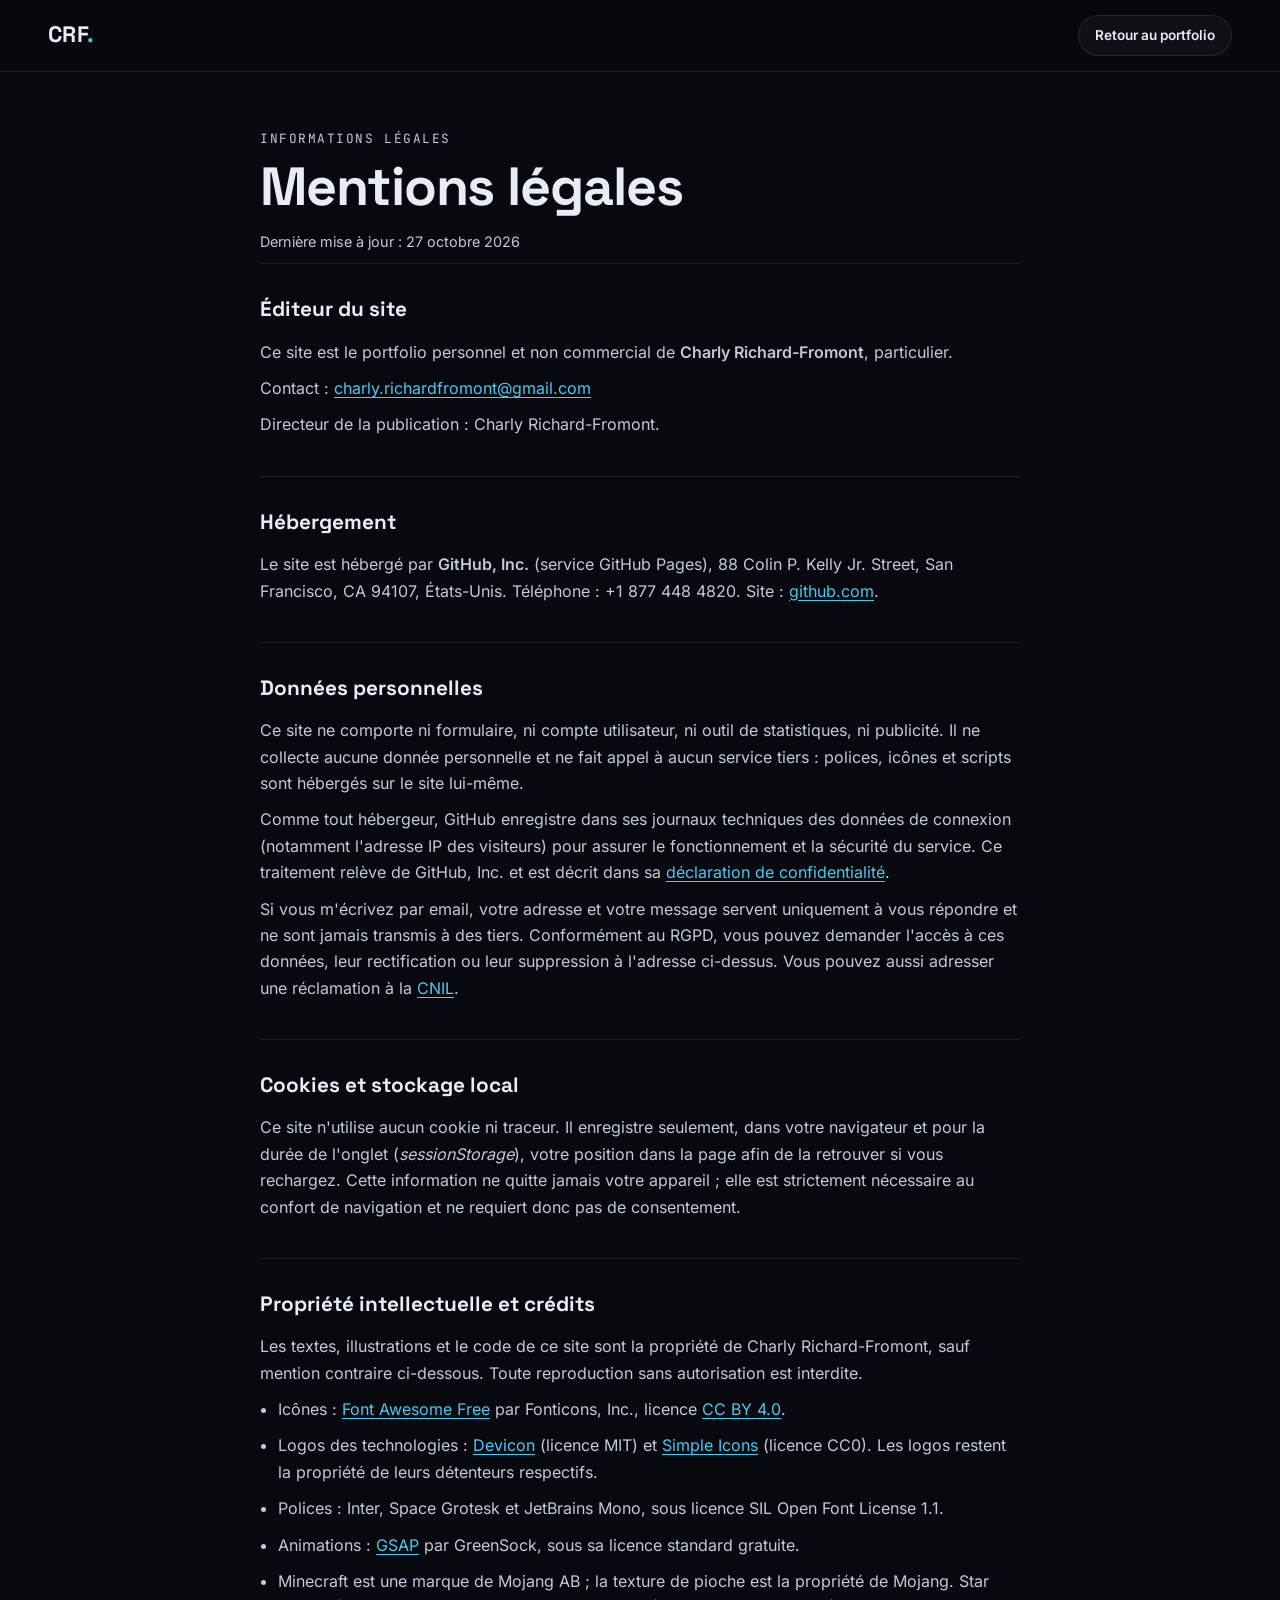
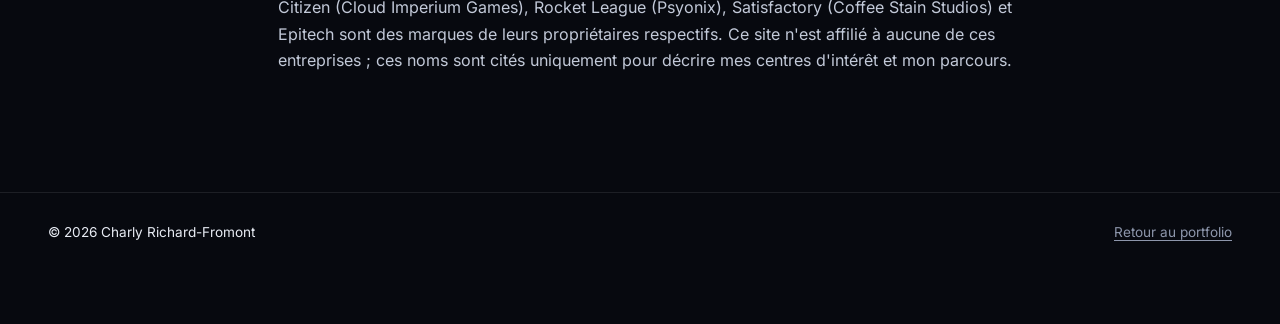
<file: mentions-legales.html>
<!DOCTYPE html>
<html lang="fr">
<head>
    <meta charset="UTF-8">
    <meta name="viewport" content="width=device-width, initial-scale=1.0">
    <title>Mentions légales · Charly Richard-Fromont</title>
    <meta name="description" content="Mentions légales, données personnelles et crédits du portfolio de Charly Richard-Fromont.">
    <meta name="robots" content="noindex">
    <meta name="theme-color" content="#07090f">
    <link rel="icon" href="favicon.ico" sizes="48x48">
    <link rel="icon" type="image/png" sizes="192x192" href="icon-192.png">
    <link rel="apple-touch-icon" href="apple-touch-icon.png">
    <link rel="stylesheet" href="style/index.css?v=202610271546">
</head>

<body>
    <header class="site-header scrolled">
        <a href="./" class="brand">CRF<span>.</span></a>
        <a href="./" class="btn btn-small btn-ghost legal-back">Retour au portfolio</a>
    </header>

    <main class="legal">
        <div class="container">
            <p class="eyebrow">Informations légales</p>
            <h1 class="section-title">Mentions légales</h1>
            <p class="legal-date">Dernière mise à jour : 27 octobre 2026</p>

            <section>
                <h2>Éditeur du site</h2>
                <p>Ce site est le portfolio personnel et non commercial de <strong>Charly Richard-Fromont</strong>, particulier.</p>
                <p>Contact : <a href="mailto:charly.richardfromont@gmail.com">charly.richardfromont@gmail.com</a></p>
                <p>Directeur de la publication : Charly Richard-Fromont.</p>
            </section>

            <section>
                <h2>Hébergement</h2>
                <p>Le site est hébergé par <strong>GitHub, Inc.</strong> (service GitHub Pages), 88 Colin P. Kelly Jr. Street, San Francisco, CA 94107, États-Unis. Téléphone : +1 877 448 4820. Site : <a href="https://github.com" target="_blank" rel="noopener">github.com</a>.</p>
            </section>

            <section>
                <h2>Données personnelles</h2>
                <p>Ce site ne comporte ni formulaire, ni compte utilisateur, ni outil de statistiques, ni publicité. Il ne collecte aucune donnée personnelle et ne fait appel à aucun service tiers : polices, icônes et scripts sont hébergés sur le site lui-même.</p>
                <p>Comme tout hébergeur, GitHub enregistre dans ses journaux techniques des données de connexion (notamment l'adresse IP des visiteurs) pour assurer le fonctionnement et la sécurité du service. Ce traitement relève de GitHub, Inc. et est décrit dans sa <a href="https://docs.github.com/fr/site-policy/privacy-policies/github-general-privacy-statement" target="_blank" rel="noopener">déclaration de confidentialité</a>.</p>
                <p>Si vous m'écrivez par email, votre adresse et votre message servent uniquement à vous répondre et ne sont jamais transmis à des tiers. Conformément au RGPD, vous pouvez demander l'accès à ces données, leur rectification ou leur suppression à l'adresse ci-dessus. Vous pouvez aussi adresser une réclamation à la <a href="https://www.cnil.fr" target="_blank" rel="noopener">CNIL</a>.</p>
            </section>

            <section>
                <h2>Cookies et stockage local</h2>
                <p>Ce site n'utilise aucun cookie ni traceur. Il enregistre seulement, dans votre navigateur et pour la durée de l'onglet (<em>sessionStorage</em>), votre position dans la page afin de la retrouver si vous rechargez. Cette information ne quitte jamais votre appareil ; elle est strictement nécessaire au confort de navigation et ne requiert donc pas de consentement.</p>
            </section>

            <section>
                <h2>Propriété intellectuelle et crédits</h2>
                <p>Les textes, illustrations et le code de ce site sont la propriété de Charly Richard-Fromont, sauf mention contraire ci-dessous. Toute reproduction sans autorisation est interdite.</p>
                <ul class="legal-list">
                    <li>Icônes : <a href="https://fontawesome.com" target="_blank" rel="noopener">Font Awesome Free</a> par Fonticons, Inc., licence <a href="https://creativecommons.org/licenses/by/4.0/" target="_blank" rel="noopener">CC BY 4.0</a>.</li>
                    <li>Logos des technologies : <a href="https://devicon.dev" target="_blank" rel="noopener">Devicon</a> (licence MIT) et <a href="https://simpleicons.org" target="_blank" rel="noopener">Simple Icons</a> (licence CC0). Les logos restent la propriété de leurs détenteurs respectifs.</li>
                    <li>Polices : Inter, Space Grotesk et JetBrains Mono, sous licence SIL Open Font License 1.1.</li>
                    <li>Animations : <a href="https://gsap.com" target="_blank" rel="noopener">GSAP</a> par GreenSock, sous sa licence standard gratuite.</li>
                    <li>Minecraft est une marque de Mojang AB ; la texture de pioche est la propriété de Mojang. Star Citizen (Cloud Imperium Games), Rocket League (Psyonix), Satisfactory (Coffee Stain Studios) et Epitech sont des marques de leurs propriétaires respectifs. Ce site n'est affilié à aucune de ces entreprises ; ces noms sont cités uniquement pour décrire mes centres d'intérêt et mon parcours.</li>
                </ul>
            </section>
        </div>
    </main>

    <footer class="site-footer">
        <p>© 2026 Charly Richard-Fromont</p>
        <p><a href="./" class="muted">Retour au portfolio</a></p>
    </footer>
</body>
</html>
</file>
<file: style/index.css>
@font-face {
    font-family: "Inter";
    font-style: normal;
    font-weight: 400 600;
    font-display: optional;
    src: url("../assets/fonts/inter.woff2") format("woff2");
    unicode-range: U+0000-00FF, U+0131, U+0152-0153, U+02BB-02BC, U+02C6, U+02DA, U+02DC, U+0304, U+0308, U+0329, U+2000-206F, U+20AC, U+2122, U+2191, U+2193, U+2212, U+2215, U+FEFF, U+FFFD;
}

@font-face {
    font-family: "JetBrains Mono";
    font-style: normal;
    font-weight: 400 600;
    font-display: optional;
    src: url("../assets/fonts/jetbrains-mono.woff2") format("woff2");
    unicode-range: U+0000-00FF, U+0131, U+0152-0153, U+02BB-02BC, U+02C6, U+02DA, U+02DC, U+0304, U+0308, U+0329, U+2000-206F, U+20AC, U+2122, U+2191, U+2193, U+2212, U+2215, U+FEFF, U+FFFD;
}

@font-face {
    font-family: "Space Grotesk";
    font-style: normal;
    font-weight: 500 700;
    font-display: optional;
    src: url("../assets/fonts/space-grotesk.woff2") format("woff2");
    unicode-range: U+0000-00FF, U+0131, U+0152-0153, U+02BB-02BC, U+02C6, U+02DA, U+02DC, U+0304, U+0308, U+0329, U+2000-206F, U+20AC, U+2122, U+2191, U+2193, U+2212, U+2215, U+FEFF, U+FFFD;
}

:root {
    --bg: #07090f;
    --bg-2: #0c1120;
    --surface: rgba(255, 255, 255, 0.04);
    --surface-2: rgba(255, 255, 255, 0.07);
    --line: rgba(255, 255, 255, 0.09);
    --text: #e8ecf4;
    --muted: #8d96ab;
    --accent: #4cc9f0;
    --accent-2: #7b61ff;
    --ok: #3ddc97;
    --radius: 18px;
    --header-h: 72px;
    --font-display: "Space Grotesk", system-ui, sans-serif;
    --font-body: "Inter", system-ui, sans-serif;
    --font-mono: "JetBrains Mono", ui-monospace, monospace;
}

*,
*::before,
*::after {
    margin: 0;
    padding: 0;
    box-sizing: border-box;
}

html {
    background: var(--bg);
    -webkit-text-size-adjust: 100%;
}

body {
    background: var(--bg);
    color: var(--text);
    font-family: var(--font-body);
    font-size: 16px;
    line-height: 1.65;
    overflow-x: hidden;
    -webkit-font-smoothing: antialiased;
}

img, svg {
    display: block;
    max-width: 100%;
}

a {
    color: inherit;
    text-decoration: none;
}

ul {
    list-style: none;
}

::selection {
    background: var(--accent);
    color: var(--bg);
}

.container {
    width: min(1180px, 100% - 32px);
    margin-inline: auto;
}

.grad {
    background: linear-gradient(100deg, var(--accent), var(--accent-2));
    -webkit-background-clip: text;
    background-clip: text;
    color: transparent;
}

.muted {
    color: var(--muted);
}

/* ---------- Typo ---------- */
.eyebrow {
    font-family: var(--font-mono);
    font-size: 0.8rem;
    letter-spacing: 0.12em;
    text-transform: uppercase;
    color: var(--accent);
    margin-bottom: 14px;
}

.section-title {
    font-family: var(--font-display);
    font-weight: 700;
    font-size: clamp(2rem, 4.2vw, 3.4rem);
    line-height: 1.05;
    letter-spacing: -0.02em;
    margin-bottom: 26px;
    text-wrap: balance;
}

.section-title.big {
    font-size: clamp(2.6rem, 7vw, 5.6rem);
}

.lead {
    color: var(--muted);
    font-size: 1.05rem;
    max-width: 52ch;
    margin-bottom: 22px;
}

h3 {
    font-family: var(--font-display);
    font-weight: 600;
    font-size: 1.2rem;
    line-height: 1.25;
}

/* ---------- Buttons ---------- */
.btn {
    display: inline-flex;
    align-items: center;
    gap: 10px;
    padding: 13px 22px;
    border-radius: 999px;
    font-weight: 600;
    font-size: 0.95rem;
    transition: transform 0.25s ease, background 0.25s ease, border-color 0.25s ease, box-shadow 0.25s ease;
    white-space: nowrap;
}

.btn:hover {
    transform: translateY(-2px);
}

.btn-primary {
    background: linear-gradient(100deg, var(--accent), var(--accent-2));
    color: #05070d;
    box-shadow: 0 10px 30px -10px rgba(76, 201, 240, 0.6);
}

.btn-primary:hover {
    box-shadow: 0 14px 40px -10px rgba(123, 97, 255, 0.7);
}

.btn-ghost {
    border: 1px solid var(--line);
    background: var(--surface);
}

.btn-ghost:hover {
    border-color: rgba(76, 201, 240, 0.5);
    background: var(--surface-2);
}

.btn-small {
    padding: 8px 16px;
    font-size: 0.85rem;
}

:focus-visible {
    outline: 2px solid var(--accent);
    outline-offset: 3px;
    border-radius: 6px;
}

/* ---------- Progress & header ---------- */
.scroll-progress {
    position: fixed;
    inset: 0 0 auto 0;
    height: 3px;
    z-index: 1001;
}

.scroll-progress span {
    display: block;
    height: 100%;
    background: linear-gradient(90deg, var(--accent), var(--accent-2));
    transform-origin: 0 50%;
    transform: scaleX(0);
}

.site-header {
    position: fixed;
    inset: 0 0 auto 0;
    height: var(--header-h);
    z-index: 1000;
    display: flex;
    align-items: center;
    gap: 28px;
    padding: 0 clamp(16px, 4vw, 48px);
    background: rgba(7, 9, 15, 0.6);
    backdrop-filter: blur(14px);
    -webkit-backdrop-filter: blur(14px);
    border-bottom: 1px solid transparent;
    transition: border-color 0.3s ease, background 0.3s ease;
}

.site-header.scrolled {
    border-bottom-color: var(--line);
    background: rgba(7, 9, 15, 0.82);
}

.brand {
    font-family: var(--font-display);
    font-weight: 700;
    font-size: 1.4rem;
    letter-spacing: 0.02em;
}

.brand span {
    color: var(--accent);
}

.site-nav {
    display: flex;
    gap: 26px;
    margin-left: auto;
}

.site-nav a {
    font-size: 0.92rem;
    color: var(--muted);
    position: relative;
    transition: color 0.2s ease;
}

.site-nav a::after {
    content: "";
    position: absolute;
    left: 0;
    right: 0;
    bottom: -6px;
    height: 2px;
    background: var(--accent);
    transform: scaleX(0);
    transition: transform 0.25s ease;
}

.site-nav a:hover,
.site-nav a.active {
    color: var(--text);
}

.site-nav a.active::after {
    transform: scaleX(1);
}

.nav-toggle {
    display: none;
    width: 42px;
    height: 42px;
    border-radius: 12px;
    border: 1px solid var(--line);
    background: var(--surface);
    cursor: pointer;
    position: relative;
}

.nav-toggle span {
    position: absolute;
    left: 11px;
    right: 11px;
    height: 2px;
    background: var(--text);
    border-radius: 2px;
    transition: transform 0.3s ease, top 0.3s ease;
}

.nav-toggle span:first-child { top: 15px; }
.nav-toggle span:last-child { top: 25px; }

.nav-toggle[aria-expanded="true"] span:first-child { top: 20px; transform: rotate(45deg); }
.nav-toggle[aria-expanded="true"] span:last-child { top: 20px; transform: rotate(-45deg); }

/* ---------- Side dots ---------- */
.side-dots {
    position: fixed;
    right: 22px;
    top: 50%;
    transform: translateY(-50%);
    z-index: 900;
    display: flex;
    flex-direction: column;
    gap: 14px;
}

.side-dots a {
    width: 10px;
    height: 10px;
    border-radius: 50%;
    border: 1px solid var(--muted);
    position: relative;
    transition: background 0.25s ease, border-color 0.25s ease, transform 0.25s ease;
}

.side-dots a::before {
    content: attr(data-label);
    position: absolute;
    right: 20px;
    top: 50%;
    transform: translate(6px, -50%);
    font-family: var(--font-mono);
    font-size: 0.72rem;
    white-space: nowrap;
    color: var(--text);
    background: rgba(12, 17, 32, 0.9);
    border: 1px solid var(--line);
    padding: 3px 9px;
    border-radius: 6px;
    opacity: 0;
    pointer-events: none;
    transition: opacity 0.2s ease, transform 0.2s ease;
}

.side-dots a:hover::before {
    opacity: 1;
    transform: translate(0, -50%);
}

.side-dots a.active {
    background: var(--accent);
    border-color: var(--accent);
    transform: scale(1.3);
}

/* ---------- Hero ---------- */
.hero {
    position: relative;
    min-height: 100vh;
    min-height: 100svh;
    display: flex;
    align-items: center;
    padding: calc(var(--header-h) + 40px) clamp(16px, 6vw, 90px) 90px;
    overflow: hidden;
}

.hero-bg {
    position: absolute;
    inset: 0;
    pointer-events: none;
}

.grid-floor {
    position: absolute;
    left: -50%;
    right: -50%;
    bottom: -10%;
    height: 70%;
    overflow: hidden;
    transform: perspective(600px) rotateX(62deg);
    transform-origin: 50% 0;
    mask-image: linear-gradient(to bottom, transparent, #000 30%, #000 60%, transparent);
    -webkit-mask-image: linear-gradient(to bottom, transparent, #000 30%, #000 60%, transparent);
}

.grid-floor::before {
    content: "";
    position: absolute;
    inset: -60px 0 0 0;
    background-image:
        linear-gradient(rgba(76, 201, 240, 0.18) 1px, transparent 1px),
        linear-gradient(90deg, rgba(76, 201, 240, 0.18) 1px, transparent 1px);
    background-size: 60px 60px;
    will-change: transform;
    animation: grid-move 6s linear infinite;
}

@keyframes grid-move {
    to { transform: translateY(60px); }
}

.orb {
    position: absolute;
    border-radius: 50%;
    filter: blur(80px);
    opacity: 0.45;
}

.orb-a {
    width: 520px;
    height: 520px;
    background: var(--accent-2);
    top: -160px;
    right: -120px;
    animation: float 14s ease-in-out infinite;
}

.orb-b {
    width: 420px;
    height: 420px;
    background: var(--accent);
    bottom: -160px;
    left: -140px;
    opacity: 0.25;
    animation: float 18s ease-in-out infinite reverse;
}

@keyframes float {
    50% { transform: translate(40px, 30px); }
}

.hero-inner {
    position: relative;
    width: min(1240px, 100%);
    margin-inline: auto;
    display: grid;
    grid-template-columns: 1.25fr 1fr;
    gap: clamp(30px, 5vw, 80px);
    align-items: center;
}

.status-pill {
    display: inline-flex;
    align-items: center;
    gap: 10px;
    padding: 7px 14px;
    border-radius: 999px;
    border: 1px solid rgba(61, 220, 151, 0.35);
    background: rgba(61, 220, 151, 0.08);
    color: #b8f3d8;
    font-size: 0.85rem;
    font-weight: 500;
    margin-bottom: 26px;
}

.status-pill .dot {
    width: 8px;
    height: 8px;
    border-radius: 50%;
    background: var(--ok);
    position: relative;
}

.status-pill .dot::after {
    content: "";
    position: absolute;
    inset: 0;
    border-radius: 50%;
    background: var(--ok);
    animation: pulse 2s infinite;
}

@keyframes pulse {
    0% { transform: scale(1); opacity: 0.6; }
    70%, 100% { transform: scale(3.4); opacity: 0; }
}

.hero-title {
    font-family: var(--font-display);
    font-weight: 700;
    font-size: clamp(2.1rem, 5.2vw, 5rem);
    line-height: 1;
    letter-spacing: -0.035em;
    margin-bottom: 26px;
}

.hero-title .line {
    display: block;
    white-space: nowrap;
    overflow: hidden;
    padding-bottom: 0.06em;
}

.hero-title .line span {
    display: inline-block;
}

.hero-title .line:last-child span {
    background: linear-gradient(100deg, #ffffff 20%, var(--accent) 70%, var(--accent-2));
    -webkit-background-clip: text;
    background-clip: text;
    color: transparent;
}

.hero-role {
    font-size: clamp(1.05rem, 1.6vw, 1.25rem);
    color: var(--muted);
    max-width: 46ch;
    margin-bottom: 32px;
}

.hero-role strong {
    color: var(--text);
}

.hero-actions {
    display: flex;
    flex-wrap: wrap;
    gap: 14px;
    margin-bottom: 34px;
}

.hero-meta {
    display: flex;
    flex-wrap: wrap;
    gap: 22px;
    color: var(--muted);
    font-size: 0.9rem;
}

.hero-meta i {
    color: var(--accent);
    margin-right: 6px;
}

.terminal {
    border-radius: var(--radius);
    border: 1px solid var(--line);
    background: rgba(10, 14, 26, 0.85);
    box-shadow: 0 40px 80px -30px rgba(0, 0, 0, 0.8), 0 0 0 1px rgba(76, 201, 240, 0.06);
    overflow: hidden;
    backdrop-filter: blur(10px);
}

.terminal-bar {
    display: flex;
    align-items: center;
    gap: 8px;
    padding: 12px 16px;
    border-bottom: 1px solid var(--line);
    background: rgba(255, 255, 255, 0.02);
}

.terminal-bar span {
    width: 11px;
    height: 11px;
    border-radius: 50%;
    background: #ff5f57;
}

.terminal-bar span:nth-child(2) { background: #febc2e; }
.terminal-bar span:nth-child(3) { background: #28c840; }

.terminal-bar p {
    margin-left: 10px;
    font-family: var(--font-mono);
    font-size: 0.78rem;
    color: var(--muted);
}

.terminal-body {
    padding: 22px;
}

.terminal-id {
    display: flex;
    align-items: center;
    gap: 16px;
    padding-bottom: 18px;
    margin-bottom: 16px;
    border-bottom: 1px dashed var(--line);
}

.terminal-id img {
    width: 64px;
    height: 64px;
    border-radius: 14px;
    object-fit: cover;
    object-position: 50% 20%;
    border: 1px solid var(--line);
}

.t-name {
    font-family: var(--font-display);
    font-weight: 600;
    font-size: 1.1rem;
}

.t-sub {
    font-size: 0.85rem;
    color: var(--muted);
}

#terminal-out {
    font-family: var(--font-mono);
    font-size: 0.86rem;
    line-height: 1.75;
    color: #c8d1e4;
    white-space: pre-wrap;
    min-height: 13.5em;
}

#terminal-out .p { color: var(--ok); }
#terminal-out .c { color: var(--accent); }
#terminal-out .k { color: #ffd36b; }

.caret {
    display: inline-block;
    width: 8px;
    height: 1.05em;
    background: var(--accent);
    vertical-align: -2px;
    animation: blink 1s steps(1) infinite;
}

@keyframes blink {
    50% { opacity: 0; }
}

.scroll-hint {
    position: absolute;
    left: 50%;
    bottom: 26px;
    transform: translateX(-50%);
    display: flex;
    flex-direction: column;
    align-items: center;
    gap: 8px;
    font-family: var(--font-mono);
    font-size: 0.7rem;
    letter-spacing: 0.2em;
    text-transform: uppercase;
    color: var(--muted);
}

.mouse {
    width: 22px;
    height: 34px;
    border: 1.5px solid var(--muted);
    border-radius: 12px;
    position: relative;
}

.mouse span {
    position: absolute;
    left: 50%;
    top: 7px;
    width: 3px;
    height: 7px;
    margin-left: -1.5px;
    border-radius: 2px;
    background: var(--accent);
    animation: wheel 1.6s ease-in-out infinite;
}

@keyframes wheel {
    0% { opacity: 0; transform: translateY(0); }
    30% { opacity: 1; }
    100% { opacity: 0; transform: translateY(10px); }
}

/* ---------- Generic section ---------- */
.section {
    padding: clamp(90px, 14vh, 150px) 0;
    position: relative;
}

.about-grid {
    display: grid;
    grid-template-columns: 1.2fr 1fr;
    gap: clamp(30px, 5vw, 70px);
    align-items: start;
}

.about-text p {
    color: #c2c9d8;
    font-size: 1.08rem;
    margin-bottom: 18px;
}

.about-text strong {
    color: var(--text);
}

.stat-grid {
    display: grid;
    grid-template-columns: repeat(2, 1fr);
    gap: 14px;
}

.stat {
    padding: 22px;
    border: 1px solid var(--line);
    border-radius: var(--radius);
    background: var(--surface);
}

.stat-k {
    display: block;
    font-family: var(--font-display);
    font-weight: 700;
    font-size: 2rem;
    line-height: 1.1;
    background: linear-gradient(100deg, var(--accent), var(--accent-2));
    -webkit-background-clip: text;
    background-clip: text;
    color: transparent;
}

.stat-v {
    font-size: 0.88rem;
    color: var(--muted);
}

/* ---------- Cards ---------- */
.card {
    position: relative;
    border: 1px solid var(--line);
    border-radius: var(--radius);
    background: linear-gradient(180deg, rgba(255, 255, 255, 0.055), rgba(255, 255, 255, 0.02));
    padding: 22px 24px;
}

.card p {
    color: #b9c1d2;
    font-size: 0.95rem;
}

.card h3 {
    margin-bottom: 6px;
}

.card-sub {
    color: var(--muted) !important;
    font-size: 0.88rem !important;
    margin-bottom: 10px;
}

.card-head {
    display: flex;
    align-items: center;
    justify-content: space-between;
    margin-bottom: 14px;
}

.card-icon {
    width: 40px;
    height: 40px;
    flex: none;
    border-radius: 12px;
    display: grid;
    place-items: center;
    background: rgba(76, 201, 240, 0.1);
    color: var(--accent);
    border: 1px solid rgba(76, 201, 240, 0.2);
}

.badge {
    font-family: var(--font-mono);
    font-size: 0.74rem;
    padding: 4px 10px;
    border-radius: 999px;
    border: 1px solid var(--line);
    color: var(--muted);
}

.badge-accent {
    color: #b8f3d8;
    border-color: rgba(61, 220, 151, 0.35);
    background: rgba(61, 220, 151, 0.08);
}

.tags {
    display: flex;
    flex-wrap: wrap;
    gap: 8px;
    margin-top: 18px;
}

.tags span {
    font-family: var(--font-mono);
    font-size: 0.74rem;
    padding: 4px 10px;
    border-radius: 8px;
    background: rgba(123, 97, 255, 0.12);
    color: #cfc5ff;
}

.bullets li {
    position: relative;
    padding-left: 18px;
    color: #b9c1d2;
    font-size: 0.94rem;
    margin-bottom: 8px;
}

.bullets li::before {
    content: "";
    position: absolute;
    left: 0;
    top: 0.62em;
    width: 7px;
    height: 7px;
    border-radius: 2px;
    background: var(--accent);
    transform: rotate(45deg);
}

.glass {
    background: rgba(9, 13, 24, 0.72);
    backdrop-filter: blur(14px);
    -webkit-backdrop-filter: blur(14px);
}

/* ---------- Scenes (pinned on desktop) ---------- */
.scene {
    position: relative;
    min-height: 100vh;
    min-height: 100svh;
    display: grid;
    grid-template-columns: 1.15fr 1fr;
    align-items: center;
    gap: clamp(30px, 4vw, 70px);
    padding: calc(var(--header-h) + 24px) clamp(16px, 6vw, 90px) 40px;
    overflow: hidden;
}

.scene::before {
    content: "";
    position: absolute;
    inset: 0;
    background: radial-gradient(60% 60% at 30% 55%, rgba(76, 201, 240, 0.08), transparent 70%);
    pointer-events: none;
}

.scene-art {
    position: relative;
    width: 100%;
}

.scene-art svg {
    width: 100%;
    height: auto;
    max-height: calc(100vh - var(--header-h) - 80px);
    margin-inline: auto;
}

.scene-text {
    position: relative;
    display: flex;
    flex-direction: column;
    gap: 14px;
    max-width: 560px;
}

.scene-text .section-title {
    margin-bottom: 8px;
}

.svg-label {
    font-family: var(--font-mono);
    font-size: 11px;
    letter-spacing: 0.18em;
    fill: var(--muted);
}

.svg-label.lg {
    font-size: 15px;
    fill: #dfe6f3;
    opacity: 0.85;
}

.blink {
    animation: led 1.4s steps(2) infinite;
}

.blink.b2 { animation-delay: 0.3s; animation-duration: 0.9s; }
.blink.b3 { animation-delay: 0.6s; animation-duration: 1.7s; }
.blink.b4 { animation-delay: 0.1s; animation-duration: 1.1s; }

@keyframes led {
    50% { opacity: 0.25; }
}

/* Homelab */
.lab-card {
    display: flex;
    gap: 16px;
    align-items: flex-start;
    padding: 18px 20px;
}

.lab-card h3 {
    font-size: 1.05rem;
}

.lab-card p {
    font-size: 0.92rem;
}

/* ---------- Horizontal experience ---------- */
.h-scene {
    position: relative;
    min-height: 100vh;
    min-height: 100svh;
    display: flex;
    flex-direction: column;
    justify-content: center;
    padding: calc(var(--header-h) + 24px) 0 50px;
    overflow: hidden;
}

.h-head {
    margin-bottom: 10px;
}

.h-viewport {
    width: 100%;
    perspective: 1100px;
    perspective-origin: 50% 50%;
    padding: 30px 0;
}

.h-track {
    transform-style: preserve-3d;
}

@media (min-width: 960px) and (min-height: 640px) {
    /* Bords de l'écran incurvé qui s'estompent */
    .h-viewport {
        -webkit-mask-image: linear-gradient(90deg, transparent, #000 9%, #000 91%, transparent);
        mask-image: linear-gradient(90deg, transparent, #000 9%, #000 91%, transparent);
    }
}

.h-track {
    display: flex;
    gap: 24px;
    padding: 0 max(16px, calc((100vw - 1180px) / 2));
    width: max-content;
}

.xp-card {
    width: min(420px, 82vw);
    flex: none;
    padding: 26px 28px;
    transition: border-color 0.3s ease, box-shadow 0.3s ease;
    backface-visibility: hidden;
}

.xp-card:hover {
    border-color: rgba(76, 201, 240, 0.35);
}

.xp-featured {
    width: min(500px, 86vw);
    border-color: rgba(61, 220, 151, 0.3);
    background: linear-gradient(180deg, rgba(61, 220, 151, 0.08), rgba(255, 255, 255, 0.02));
}

/* ---------- Expérience entreprise ---------- */
.work-card {
    display: grid;
    grid-template-columns: minmax(240px, 0.9fr) 1.4fr;
    gap: clamp(24px, 4vw, 56px);
    padding: clamp(24px, 3.5vw, 40px);
    border-color: rgba(61, 220, 151, 0.28);
    background: linear-gradient(135deg, rgba(61, 220, 151, 0.07), rgba(255, 255, 255, 0.02) 60%);
}

.work-meta h3 {
    font-size: 1.7rem;
    margin: 16px 0 4px;
}

.work-company {
    color: var(--accent) !important;
    font-weight: 600;
    font-size: 1.05rem !important;
    margin-bottom: 16px;
}

.work-company i,
.work-facts i {
    width: 18px;
    margin-right: 6px;
}

.work-facts li {
    color: var(--muted);
    font-size: 0.92rem;
    margin-bottom: 6px;
}

.work-facts i {
    color: var(--muted);
}

.mini-dash {
    width: 100%;
    max-width: 280px;
    margin-top: 22px;
}

.mini-dash .bars rect {
    fill: rgba(76, 201, 240, 0.75);
    transform-box: fill-box;
    transform-origin: 50% 100%;
    animation: bar 3.2s ease-in-out infinite;
}

.mini-dash .bars rect:nth-child(2) { animation-delay: 0.2s; fill: rgba(123, 97, 255, 0.8); }
.mini-dash .bars rect:nth-child(3) { animation-delay: 0.4s; }
.mini-dash .bars rect:nth-child(4) { animation-delay: 0.6s; fill: rgba(123, 97, 255, 0.8); }
.mini-dash .bars rect:nth-child(5) { animation-delay: 0.8s; }

@keyframes bar {
    0%, 100% { transform: scaleY(0.35); }
    50% { transform: scaleY(1); }
}

.mini-dash .trend {
    stroke-dasharray: 90;
    animation: trend 3.2s ease-in-out infinite;
}

@keyframes trend {
    0% { stroke-dashoffset: 90; }
    50%, 100% { stroke-dashoffset: 0; }
}

.mini-dash .trend-dot {
    animation: blink 1.6s steps(1) infinite;
}

.work-body .bullets li {
    font-size: 1rem;
    margin-bottom: 12px;
}

/* ---------- Projets : lien repo ---------- */
.xp-card {
    display: flex;
    flex-direction: column;
}

.xp-card .tags {
    margin-bottom: 4px;
}

.repo-link {
    align-self: flex-start;
    margin-top: auto;
    padding-top: 18px;
    display: inline-flex;
    align-items: center;
    gap: 8px;
    font-size: 0.88rem;
    font-weight: 600;
    color: var(--accent);
    transition: color 0.2s ease;
}

/* La flèche glisse au survol sans changer la taille du lien (évite les sauts de ligne en boucle) */
.repo-link .icon:last-child {
    transition: transform 0.2s ease;
}

.repo-link:hover .icon:last-child {
    transform: translate(2px, -2px);
}

.repo-link .icon:last-child {
    font-size: 0.72rem;
}

.repo-link:hover {
    color: var(--text);
}

.repo-link[href=""] {
    display: none;
}

/* ---------- Projets perso ---------- */
.perso-grid {
    display: grid;
    grid-template-columns: repeat(3, 1fr);
    gap: 20px;
}

.perso-card {
    display: flex;
    flex-direction: column;
    padding: 26px;
    transition: border-color 0.3s ease, transform 0.3s ease;
}

.perso-card:hover {
    border-color: rgba(76, 201, 240, 0.35);
}

.perso-card h3 {
    font-size: 1.35rem;
    margin-bottom: 10px;
}

.perso-links {
    display: flex;
    flex-wrap: nowrap;
    gap: 18px;
    margin-top: auto;
}

/* Les liens d'une carte restent sur une seule ligne : aucun retour à la ligne possible au survol */
.perso-links .repo-link,
.repo-link {
    white-space: nowrap;
}

.lab-card .repo-link {
    padding-top: 8px;
}

/* ---------- Jeux vidéo ---------- */
.games {
    display: grid;
    grid-template-columns: 1fr 1fr;
    gap: 10px;
}

.games li {
    display: flex;
    gap: 12px;
    align-items: flex-start;
    padding: 12px 14px;
    border: 1px solid var(--line);
    border-radius: 12px;
    background: var(--surface);
}

.games i {
    color: var(--accent);
    margin-top: 4px;
    width: 18px;
    text-align: center;
}

.games strong {
    display: block;
    font-family: var(--font-display);
    font-weight: 600;
    font-size: 0.98rem;
}

.games span {
    display: block;
    color: var(--muted);
    font-size: 0.8rem;
    line-height: 1.4;
}

/* ---------- Skills ---------- */
.scene-skills {
    display: flex;
    justify-content: center;
    perspective: 1000px;
}

.scene-skills::before {
    background: radial-gradient(50% 50% at 50% 50%, rgba(123, 97, 255, 0.12), transparent 70%);
}

.coins {
    position: absolute;
    inset: 0;
    transform-style: preserve-3d;
    pointer-events: none;
}

.coin {
    position: absolute;
    left: var(--x);
    top: var(--y);
    width: calc(96px * var(--s));
    height: calc(96px * var(--s));
    transform-style: preserve-3d;
    opacity: calc(0.45 + var(--d) * 0.35);
}

.coin-spin {
    position: relative;
    width: 100%;
    height: 100%;
    border-radius: 50%;
    display: grid;
    place-items: center;
    transform-style: preserve-3d;
    animation: spin var(--t, 8s) ease-in-out infinite alternate;
}

/* Face avant + tranche simulée */
.coin-spin::before,
.coin-spin::after {
    content: "";
    position: absolute;
    inset: 0;
    border-radius: 50%;
}

.coin-spin::before {
    background: radial-gradient(circle at 30% 25%, #ffffff, #dfe4ee 55%, #b8c0d0);
    box-shadow: inset 0 0 0 4px rgba(255, 255, 255, 0.8), inset 0 -6px 14px rgba(0, 0, 0, 0.18), 0 18px 28px -10px rgba(0, 0, 0, 0.6);
    transform: translateZ(5px);
}

.coin-spin::after {
    background: linear-gradient(90deg, #6f7888, #b9c0cc 50%, #6f7888);
    transform: translateZ(-6px) scale(0.99);
}

.coin-spin img,
.coin-spin .mask,
.coin-spin .mono-logo {
    position: relative;
    width: 54%;
    height: 54%;
    transform: translateZ(6px);
    backface-visibility: visible;
}

.coin-spin .mask {
    display: block;
    background: var(--c);
    -webkit-mask: var(--icon) center / contain no-repeat;
    mask: var(--icon) center / contain no-repeat;
}

.coin-spin .mono-logo {
    display: grid;
    place-items: center;
    font-family: var(--font-mono);
    font-weight: 600;
    font-size: calc(22px * var(--s, 1));
    color: #e2442f;
}

@keyframes spin {
    from { transform: rotateY(-50deg) rotateX(14deg) rotateZ(-6deg); }
    to { transform: rotateY(50deg) rotateX(-8deg) rotateZ(6deg); }
}

.skills-panel {
    position: relative;
    z-index: 2;
    width: min(1100px, 100%);
    padding: clamp(24px, 4vw, 44px);
    border-radius: 26px;
    border: 1px solid var(--line);
    background: rgba(9, 13, 24, 0.7);
    backdrop-filter: blur(16px);
    -webkit-backdrop-filter: blur(16px);
    box-shadow: 0 40px 100px -40px rgba(0, 0, 0, 0.9);
}

.panel-h {
    font-size: 0.95rem;
    font-family: var(--font-mono);
    font-weight: 600;
    letter-spacing: 0.08em;
    text-transform: uppercase;
    color: var(--muted);
    margin: 6px 0 14px;
}

.chips {
    display: flex;
    flex-wrap: wrap;
    gap: 10px;
    margin-bottom: 22px;
}

.chip {
    display: inline-flex;
    align-items: center;
    gap: 8px;
    padding: 9px 15px;
    border-radius: 12px;
    border: 1px solid var(--line);
    background: var(--surface);
    font-size: 0.92rem;
    font-weight: 500;
    transition: border-color 0.2s ease, transform 0.2s ease, background 0.2s ease;
}

.chip:hover {
    border-color: rgba(76, 201, 240, 0.5);
    background: rgba(76, 201, 240, 0.08);
    transform: translateY(-2px);
}

.chip i {
    color: var(--accent);
}

.skill-cats {
    display: grid;
    grid-template-columns: repeat(3, 1fr);
    gap: 12px;
    margin-bottom: 22px;
}

.skill-cat {
    padding: 14px;
    border: 1px solid var(--line);
    border-radius: 14px;
    background: var(--surface);
    transition: border-color 0.25s ease, background 0.25s ease;
}

.skill-cat:hover {
    border-color: rgba(76, 201, 240, 0.4);
    background: rgba(76, 201, 240, 0.05);
}

.skill-cat h4 {
    font-family: var(--font-display);
    font-weight: 600;
    font-size: 0.92rem;
    margin-bottom: 10px;
    display: flex;
    align-items: center;
    gap: 8px;
}

.skill-cat h4 i {
    color: var(--accent);
    width: 16px;
}

.chips-sm {
    gap: 6px;
    margin-bottom: 0;
}

.chips-sm li {
    font-size: 0.76rem;
    padding: 3px 9px;
    border-radius: 7px;
    background: rgba(255, 255, 255, 0.05);
    color: #c8d0df;
}

.chips-soft .chip {
    border-style: dashed;
}

.panel-cols {
    display: grid;
    grid-template-columns: 1.4fr 1fr;
    gap: 30px;
}

.lang-row {
    display: flex;
    justify-content: space-between;
    font-size: 0.92rem;
    margin-bottom: 6px;
}

.lang-row span:last-child {
    font-family: var(--font-mono);
    color: var(--accent);
}

.lang-bar {
    height: 6px;
    border-radius: 6px;
    background: var(--surface-2);
    margin-bottom: 16px;
    overflow: hidden;
}

.lang-bar span {
    display: block;
    height: 100%;
    width: var(--w);
    border-radius: inherit;
    background: linear-gradient(90deg, var(--accent), var(--accent-2));
}

/* ---------- Off-IT ---------- */
.scene-offit .scene-art svg {
    border-radius: 22px;
    border: 1px solid var(--line);
    box-shadow: 0 40px 80px -40px rgba(0, 0, 0, 0.9);
}

.zzz {
    animation: zzz 3s ease-in-out infinite;
}

.zzz-2 {
    animation-delay: 1.5s;
}

@keyframes zzz {
    0%, 100% { opacity: 0.2; transform: translateY(0); }
    50% { opacity: 0.9; transform: translateY(-8px); }
}

.steam path {
    animation: steam 2.4s ease-in-out infinite;
}

.steam path:nth-child(2) { animation-delay: 0.4s; }
.steam path:nth-child(3) { animation-delay: 0.8s; }

@keyframes steam {
    0%, 100% { transform: translateY(0); opacity: 0.3; }
    50% { transform: translateY(-8px); opacity: 1; }
}

/* ---------- Hobbies ---------- */
.scene-hobbies {
    display: block;
    padding: 0;
}

.scene-hobbies::before {
    display: none;
}

.hobby-stage {
    position: absolute;
    inset: 0;
    overflow: hidden;
}

.stage-layer {
    position: absolute;
    inset: 0;
    width: 100%;
    height: 100%;
    max-width: none;
}

@media (min-width: 960px) and (min-height: 640px) {
    html:not(.anim) .space-layer { display: none; }
    html:not(.anim) #hobby-space {
        position: relative;
        opacity: 1;
        visibility: visible;
        margin-top: 16px;
    }
}

.speed-lines line {
    animation: speed 0.6s linear infinite;
}

.speed-lines line:nth-child(2) { animation-delay: 0.2s; }
.speed-lines line:nth-child(3) { animation-delay: 0.4s; }

@keyframes speed {
    from { transform: translateX(40px); opacity: 0; }
    40% { opacity: 1; }
    to { transform: translateX(-60px); opacity: 0; }
}

.flame {
    animation: flame 0.18s ease-in-out infinite alternate;
    transform-box: fill-box;
    transform-origin: 100% 50%;
}

@keyframes flame {
    to { transform: scaleX(0.8); opacity: 0.8; }
}

.ship-bob {
    animation: bob 3s ease-in-out infinite;
}

@keyframes bob {
    50% { transform: translateY(-10px); }
}

.twinkle {
    animation: twinkle 3s ease-in-out infinite;
}

@keyframes twinkle {
    50% { opacity: 0.25; }
}

.hobby-texts {
    position: absolute;
    top: calc(var(--header-h) + 30px);
    left: clamp(16px, 6vw, 90px);
    width: min(500px, calc(100% - 32px));
    z-index: 2;
}

.hobby-text {
    padding: 26px 28px;
}

.hobby-text .section-title {
    font-size: clamp(1.8rem, 3.4vw, 2.8rem);
    margin-bottom: 12px;
}

.hobby-text p {
    margin-bottom: 18px;
}

.hobby-text .chips {
    margin-bottom: 0;
}

#hobby-space {
    position: absolute;
    inset: 0 0 auto 0;
    opacity: 0;
    visibility: hidden;
}

/* ---------- Contact & footer ---------- */
.contact {
    text-align: center;
    background: radial-gradient(50% 60% at 50% 100%, rgba(123, 97, 255, 0.18), transparent 70%);
    min-height: 100vh;
    min-height: 100svh;
    display: flex;
    align-items: center;
    justify-content: center;
    padding-top: var(--header-h);
}

.contact-inner {
    display: flex;
    flex-direction: column;
    align-items: center;
}

.contact .lead {
    margin-inline: auto;
}

.contact-actions {
    display: flex;
    flex-wrap: wrap;
    justify-content: center;
    gap: 14px;
    margin-top: 10px;
}

.site-footer {
    display: flex;
    justify-content: space-between;
    flex-wrap: wrap;
    gap: 10px;
    padding: 28px clamp(16px, 4vw, 48px);
    border-top: 1px solid var(--line);
    font-size: 0.85rem;
}

/* ---------- Responsive ---------- */
@media (max-width: 1100px) {
    .site-nav { gap: 18px; }
    .side-dots { display: none; }
}

@media (max-width: 959px), (max-height: 639px) {
    .scene {
        grid-template-columns: 1fr;
        min-height: auto;
        padding: 90px 16px 70px;
    }

    .scene-art svg {
        max-height: none;
    }

    .scene-text {
        max-width: none;
    }

    .h-scene {
        min-height: auto;
        padding: 90px 0 70px;
    }

    .h-track {
        flex-direction: column;
        width: auto;
        padding: 0 16px;
    }

    .xp-card,
    .xp-featured {
        width: 100%;
    }

    .scene-skills {
        display: block;
    }

    .coins {
        opacity: 0.55;
    }

    .scene-hobbies {
        display: flex;
        flex-direction: column;
        padding: 90px 16px 70px;
        gap: 18px;
    }

    .hobby-stage {
        display: contents;
    }

    .stage-layer {
        position: relative;
        height: auto;
        aspect-ratio: 2 / 1;
        border-radius: 18px;
        border: 1px solid var(--line);
        transform: none;
    }

    #sport-svg { order: 2; }
    #space-svg { order: 4; }

    .hobby-texts {
        display: contents;
    }

    #hobby-sport { order: 1; }

    #hobby-space {
        order: 3;
        position: relative;
        opacity: 1;
        visibility: visible;
        margin-top: 18px;
    }

    .hobby-text {
        width: 100%;
    }
}

@media (max-width: 960px) {
    .site-nav {
        position: fixed;
        top: var(--header-h);
        left: 0;
        right: 0;
        flex-direction: column;
        gap: 0;
        padding: 10px 16px 20px;
        background: rgba(7, 9, 15, 0.96);
        border-bottom: 1px solid var(--line);
        transform: translateY(-12px);
        opacity: 0;
        visibility: hidden;
        transition: opacity 0.25s ease, transform 0.25s ease, visibility 0.25s;
    }

    .site-nav.open {
        transform: none;
        opacity: 1;
        visibility: visible;
    }

    .site-nav a {
        padding: 14px 4px;
        font-size: 1.05rem;
        border-bottom: 1px solid var(--line);
    }

    .site-nav a::after { display: none; }

    .header-cv { margin-left: auto; }

    .nav-toggle { display: block; }

    .hero-inner,
    .about-grid {
        grid-template-columns: 1fr;
    }

    .hero {
        padding: calc(var(--header-h) + 30px) 16px 100px;
    }
}

@media (max-width: 1100px) {
    .skill-cats { grid-template-columns: repeat(2, 1fr); }
}

@media (max-width: 960px) {
    .perso-grid { grid-template-columns: 1fr; }
}

@media (max-width: 760px) {
    .work-card { grid-template-columns: 1fr; }
}

@media (max-width: 560px) {
    .games { grid-template-columns: 1fr; }
    .skill-cats { grid-template-columns: 1fr; }
    .stat-grid { grid-template-columns: 1fr 1fr; }
    .stat { padding: 16px; }
    .stat-k { font-size: 1.6rem; }
    .panel-cols { grid-template-columns: 1fr; gap: 0; }
    .hero-meta { gap: 14px; }
    .hero-actions .btn { width: 100%; justify-content: center; }
    .contact-actions .btn { width: 100%; justify-content: center; white-space: normal; }
    .site-footer { flex-direction: column; }
    .terminal-body { padding: 16px; }
    #terminal-out { font-size: 0.78rem; }
}

@media (prefers-reduced-motion: reduce) {
    *,
    *::before,
    *::after {
        animation-duration: 0.01ms !important;
        animation-iteration-count: 1 !important;
        transition-duration: 0.01ms !important;
    }
}

/* Panneau compétences compact pour tenir dans un écran */
.skills-panel {
    padding: clamp(20px, 2.6vw, 32px);
}

.skills-panel .section-title {
    font-size: clamp(1.8rem, 3vw, 2.6rem);
    margin-bottom: 14px;
}

.skills-panel .eyebrow {
    margin-bottom: 8px;
}

.skills-panel .panel-h {
    margin: 0 0 10px;
    font-size: 0.82rem;
}

.skills-panel .skill-cats {
    margin-bottom: 16px;
}

.skills-panel .chips-soft {
    gap: 8px;
    margin-bottom: 0;
}

.skills-panel .chips-soft .chip {
    padding: 6px 12px;
    font-size: 0.85rem;
}

.skills-panel .lang-bar {
    margin-bottom: 10px;
}

.skills-panel .skill-cats {
    gap: 10px;
}

.skills-panel .skill-cat {
    padding: 11px 13px;
}

.skills-panel .skill-cat h4 {
    margin-bottom: 8px;
}

.skills-panel .chips-sm {
    gap: 5px;
}

.skills-panel .chips-sm li {
    padding: 2px 8px;
}

/* ---------- Jeux vidéo : icône voiture ---------- */
.games .icon-car {
    flex: none;
    width: 24px;
    height: 12px;
    margin-top: 6px;
    color: var(--accent);
}

/* ---------- Satisfactory : usine animée ---------- */
.sf-belt {
    animation: belt 0.6s linear infinite;
}

@keyframes belt {
    to { stroke-dashoffset: -12; }
}

.sf-items rect {
    animation: conveyor 2.4s linear infinite;
}

.sf-items rect:nth-child(2) { animation-delay: -0.8s; }
.sf-items rect:nth-child(3) { animation-delay: -1.6s; }

@keyframes conveyor {
    0% { transform: translateX(0); opacity: 0; }
    10% { opacity: 1; }
    85% { opacity: 1; }
    100% { transform: translateX(52px); opacity: 0; }
}

.sf-gear {
    stroke-dasharray: 6 4;
    transform-box: fill-box;
    transform-origin: 50% 50%;
    animation: gear 1.6s linear infinite;
}

@keyframes gear {
    to { transform: rotate(360deg); }
}

.sf-smoke {
    transform-box: fill-box;
    transform-origin: 50% 50%;
    animation: smoke 3s ease-out infinite;
}

.sf-smoke.s2 { animation-delay: 1.5s; }
.sf-smoke.s3 { animation-delay: 0.7s; }
.sf-smoke.s4 { animation-delay: 2.2s; }

@keyframes smoke {
    0% { transform: translate(0, 0) scale(0.6); opacity: 0.8; }
    100% { transform: translate(10px, -46px) scale(2.2); opacity: 0; }
}

.sf-lights rect {
    animation: led 1.2s steps(2) infinite;
}

.sf-lights rect:nth-child(2) { animation-delay: 0.4s; }
.sf-lights rect:nth-child(3) { animation-delay: 0.8s; }

.sf-glow {
    animation: furnace 1.4s ease-in-out infinite alternate;
}

@keyframes furnace {
    from { fill: #ff7a1a; }
    to { fill: #ffc04d; }
}

.sf-fan {
    transform-box: fill-box;
    transform-origin: 50% 50%;
    animation: gear 0.8s linear infinite;
}

/* ---------- Performance : animations en pause hors écran ---------- */
.offscreen *,
.offscreen *::before,
.offscreen *::after {
    animation-play-state: paused !important;
}

.coin-spin {
    will-change: transform;
}

/* Mobile : espace entre les soft skills et les langues (panneau sur une colonne) */
@media (max-width: 560px) {
    .skills-panel .chips-soft {
        margin-bottom: 24px;
    }
}

/* ---------- Icônes SVG (sprite intégré) ---------- */
.icon {
    display: inline-block;
    width: 1.25em;
    height: 1em;
    vertical-align: -0.125em;
    flex: none;
}

.icon svg {
    display: block;
    width: 100%;
    height: 100%;
    fill: currentColor;
}

/* ---------- Entrée du hero en CSS : visible dès le premier affichage, sans attendre le JS ---------- */
.status-pill,
.hero-actions,
.hero-meta,
.hero-card {
    animation: hero-in 0.8s cubic-bezier(0.16, 1, 0.3, 1) both;
}

.hero-actions { animation-delay: 0.08s; }
.hero-meta { animation-delay: 0.16s; }
.hero-card { animation-delay: 0.12s; }

@keyframes hero-in {
    from { opacity: 0; transform: translateY(18px); }
}

/* ---------- Rechargement : page masquée le temps de restaurer la position, puis fondu ---------- */
html.restoring main,
html.restoring footer {
    opacity: 0;
}

main,
footer {
    transition: opacity 0.25s ease;
}

@media (prefers-reduced-motion: reduce) {
    .status-pill,
    .hero-actions,
    .hero-meta,
    .hero-card {
        animation: none;
    }
}

/* Défilement des projets : le premier projet commence au centre de l'écran,
   le dernier termine au centre (marge = moitié de l'écran moins une demi-carte) */
@media (min-width: 960px) and (min-height: 640px) {
    .h-track {
        padding-left: calc(50vw - 210px);
        padding-right: calc(50vw - 210px);
    }
}

/* ---------- Page mentions légales ---------- */
.site-footer a {
    text-decoration: underline;
    text-underline-offset: 3px;
}

.site-footer a:hover {
    color: var(--text);
}

.legal-back {
    margin-left: auto;
}

.legal {
    padding: calc(var(--header-h) + 56px) 0 80px;
}

.legal .container {
    max-width: 760px;
}

.legal-date {
    color: var(--muted);
    font-size: 0.9rem;
    margin: -12px 0 40px;
}

.legal section {
    padding: 28px 0;
    border-top: 1px solid var(--line);
}

.legal h2 {
    font-family: var(--font-display);
    font-size: 1.3rem;
    margin-bottom: 12px;
}

.legal p,
.legal-list li {
    color: #c2c9d8;
    margin-bottom: 10px;
}

.legal a {
    color: var(--accent);
    text-decoration: underline;
    text-underline-offset: 3px;
}

.legal-list {
    padding-left: 18px;
    list-style: disc;
}
</file>
